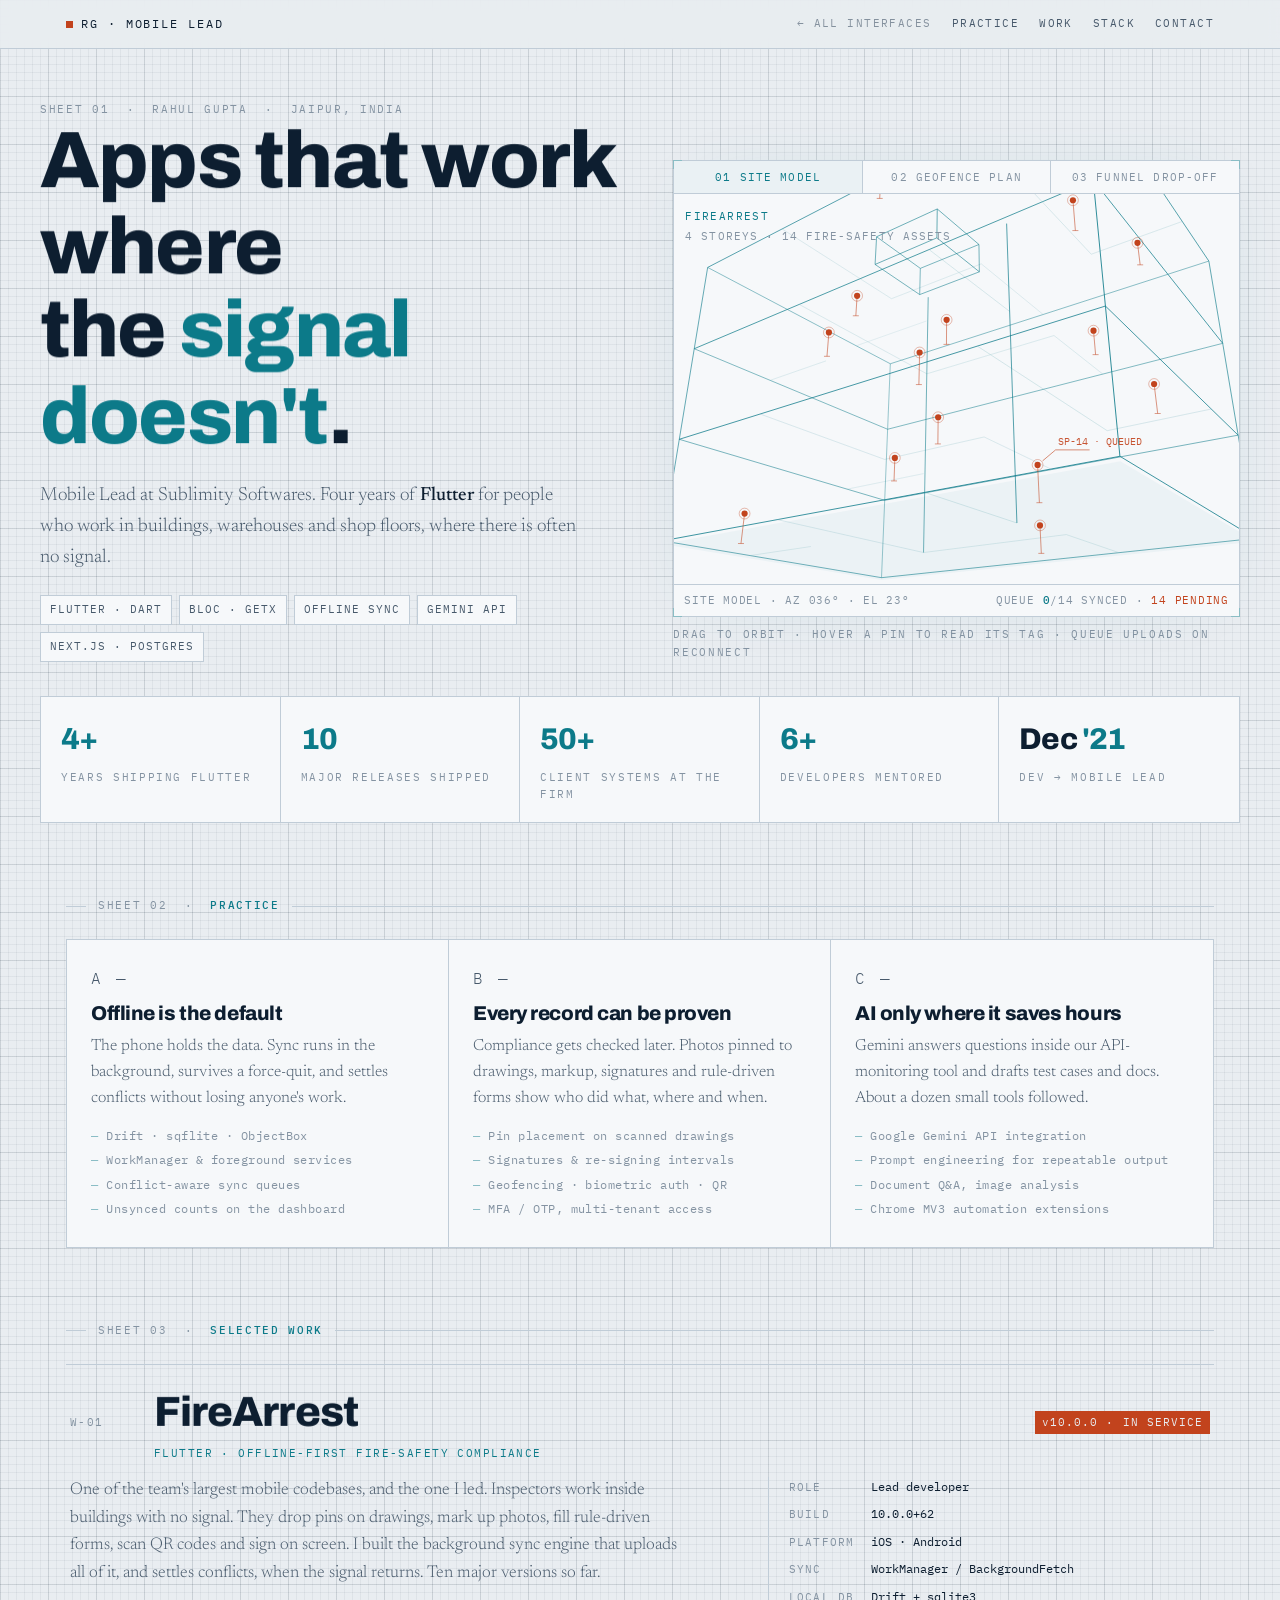
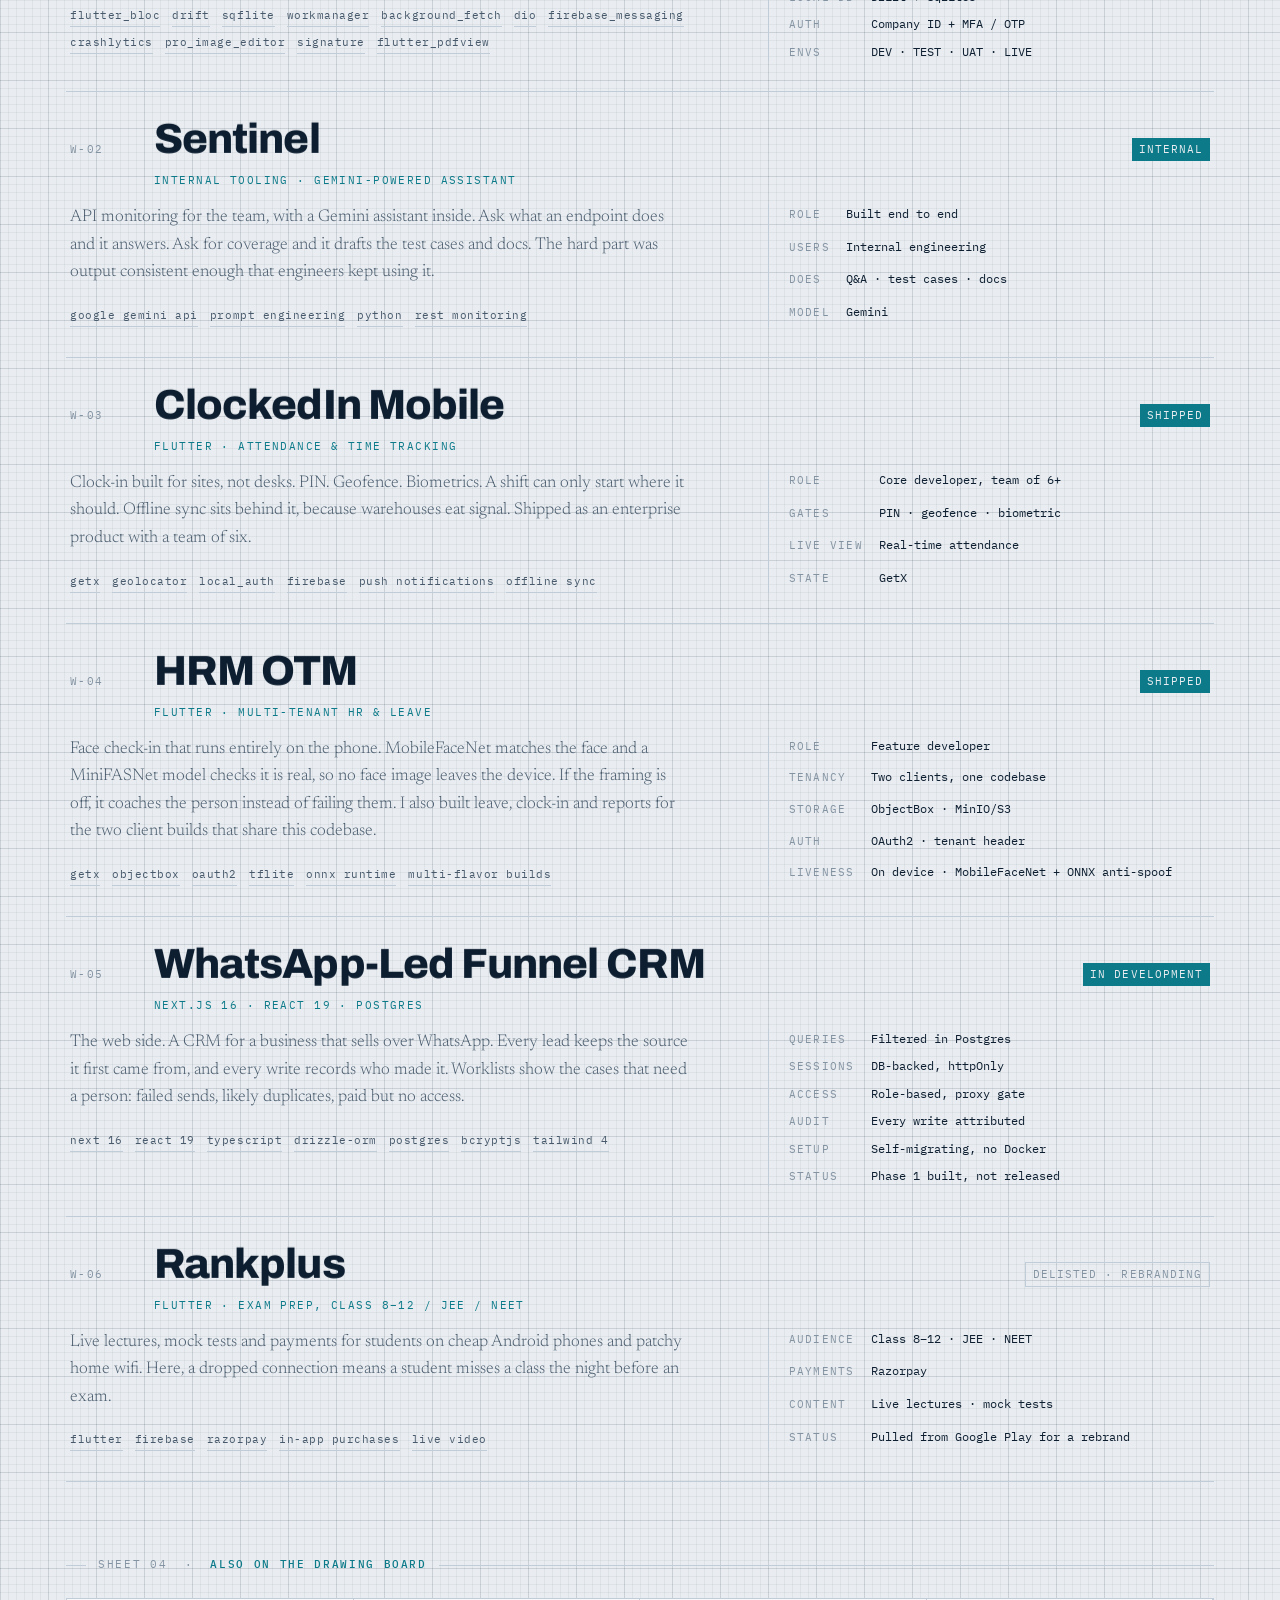
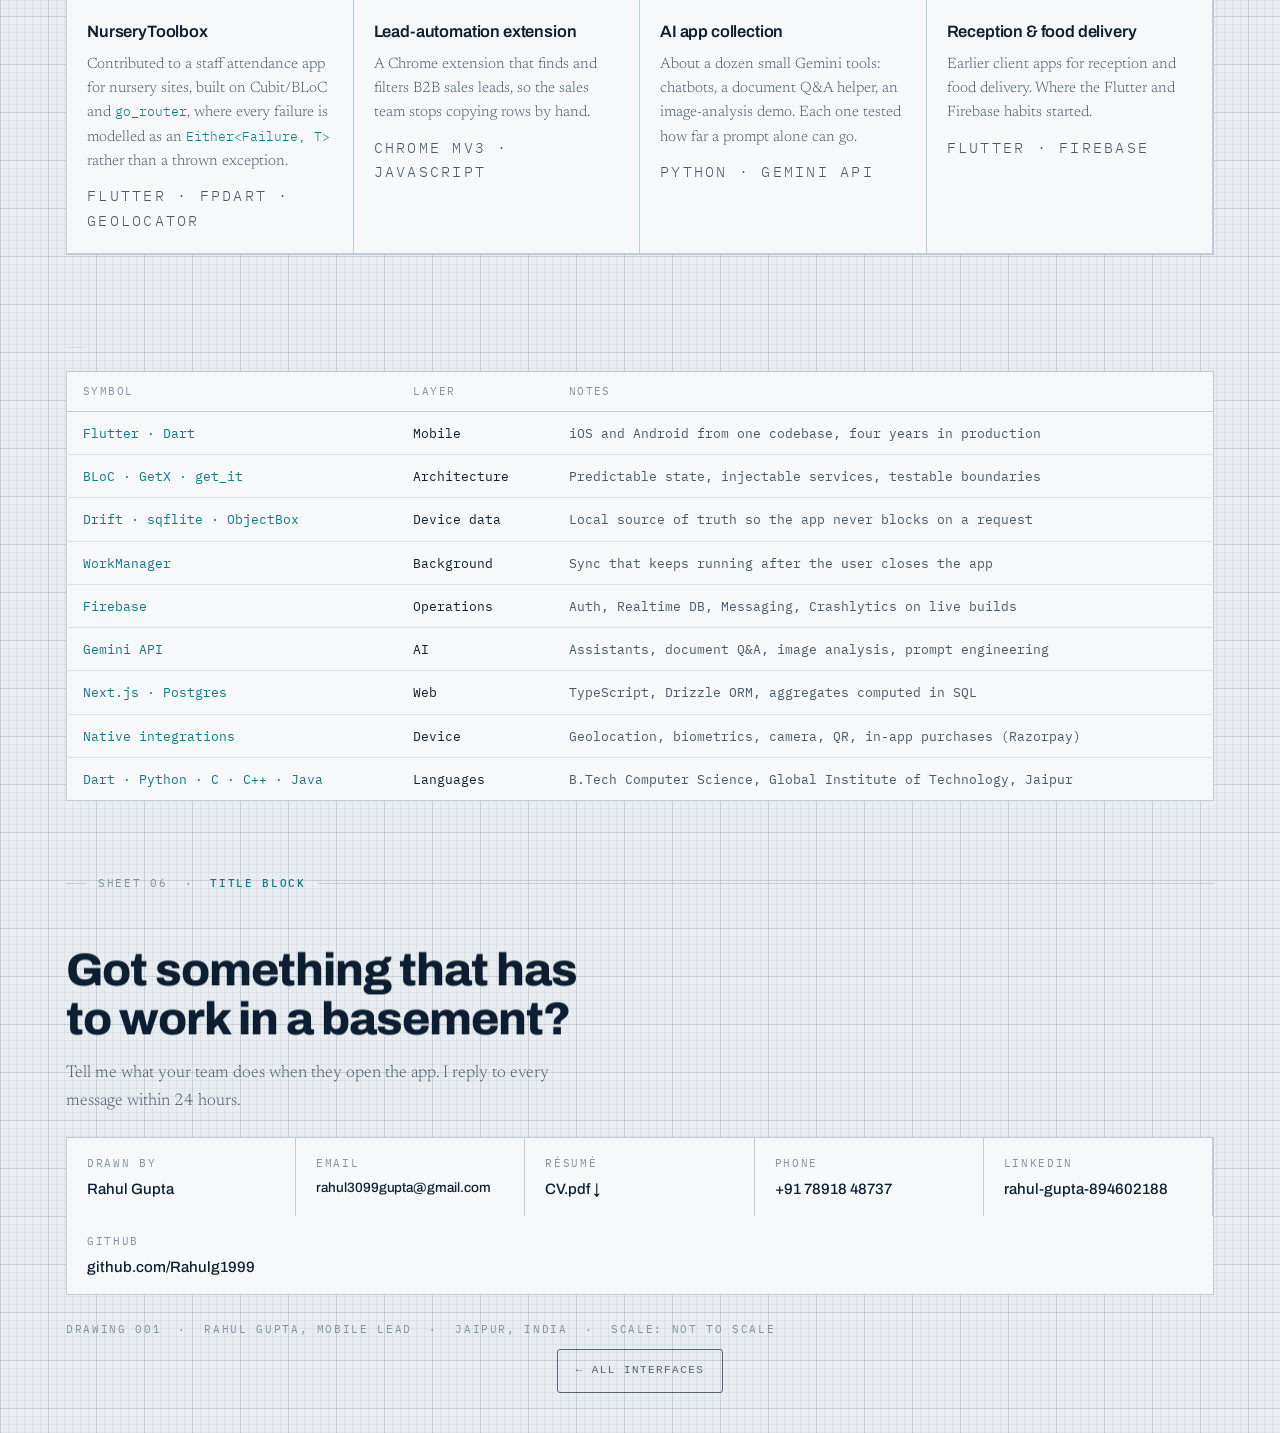
<file: drawing/index.html>
<!doctype html>
<html lang="en">
<head>
<meta charset="utf-8">
<meta name="viewport" content="width=device-width, initial-scale=1, viewport-fit=cover">
<title>Rahul Gupta</title>
<meta name="description" content="Drawing 001 — Rahul Gupta&#x27;s portfolio as a CAD sheet, with three live technical drawings.">
<meta name="author" content="Rahul Gupta">
<meta name="theme-color" content="#111013">
<meta property="og:type" content="website">
<meta property="og:title" content="Rahul Gupta">
<meta property="og:description" content="Drawing 001 — Rahul Gupta&#x27;s portfolio as a CAD sheet, with three live technical drawings.">
<link rel="icon" type="image/svg+xml" href="../assets/favicon-drawing001.svg">
<link rel="icon" type="image/png" sizes="180x180" href="../assets/icons/drawing001-180.png">
<link rel="apple-touch-icon" href="../assets/icons/drawing001-180.png">
<meta property="og:image" content="https://portfoliorahulgupta.netlify.app/assets/icons/drawing001-og.jpg">
<meta name="twitter:card" content="summary">
<style>:root{color-scheme:light dark}*{-webkit-tap-highlight-color:transparent}body{margin:0}img{max-width:100%}[hidden]{display:none!important}</style>
</head>
<body>
<script>document.documentElement.className += " js";</script>
<link rel="preconnect" href="https://fonts.googleapis.com">
<link rel="preconnect" href="https://fonts.gstatic.com" crossorigin>
<link rel="stylesheet" href="https://fonts.googleapis.com/css2?family=Archivo:wght@500;600;800&family=IBM+Plex+Mono:wght@400;500&family=Newsreader:opsz,wght@6..72,300;6..72,400;6..72,500&display=swap">
<style>
:root{
  --paper:#E9EDF1; --surface:#F6F8FA; --surface-2:#FFFFFF;
  --ink:#0D1E30; --ink-soft:#47596B; --ink-faint:#8493A2;
  --rule:#C0CCD7; --rule-soft:#DBE3EA;
  --cyan:#0C7A89; --cyan-dim:#8ABDC5; --ember:#C2431D;
  --grid:rgba(13,30,48,.05); --grid-major:rgba(13,30,48,.095);
  --glow:rgba(12,122,137,.16); --wash:rgba(12,122,137,.05);
  --display:"Archivo","Helvetica Neue",Arial,sans-serif;
  --body:"Newsreader",Georgia,"Times New Roman",serif;
  --mono:"IBM Plex Mono",ui-monospace,"SF Mono",Menlo,monospace;
  color-scheme:light;
}
@media (prefers-color-scheme:dark){
  :root:not([data-theme="light"]){
    --paper:#08131E; --surface:#0D1D2B; --surface-2:#102434;
    --ink:#DEE9F1; --ink-soft:#94A9BB; --ink-faint:#5E7387;
    --rule:#1B2F42; --rule-soft:#152738;
    --cyan:#54D3E1; --cyan-dim:#2B6E7B; --ember:#FF7A4D;
    --grid:rgba(84,211,225,.05); --grid-major:rgba(84,211,225,.095);
    --glow:rgba(84,211,225,.15); --wash:rgba(84,211,225,.045);
    color-scheme:dark;
  }
}
:root[data-theme="dark"]{
  --paper:#08131E; --surface:#0D1D2B; --surface-2:#102434;
  --ink:#DEE9F1; --ink-soft:#94A9BB; --ink-faint:#5E7387;
  --rule:#1B2F42; --rule-soft:#152738;
  --cyan:#54D3E1; --cyan-dim:#2B6E7B; --ember:#FF7A4D;
  --grid:rgba(84,211,225,.05); --grid-major:rgba(84,211,225,.095);
  --glow:rgba(84,211,225,.15); --wash:rgba(84,211,225,.045);
  color-scheme:dark;
}

*{box-sizing:border-box}
html{scroll-behavior:smooth;overflow-x:clip}
body{
  margin:0; background:var(--paper); color:var(--ink);
  font-family:var(--body); font-size:17px; line-height:1.62;
  background-image:
    linear-gradient(var(--grid) 1px,transparent 1px),
    linear-gradient(90deg,var(--grid) 1px,transparent 1px),
    linear-gradient(var(--grid-major) 1px,transparent 1px),
    linear-gradient(90deg,var(--grid-major) 1px,transparent 1px);
  background-size:8px 8px,8px 8px,48px 48px,48px 48px;
  -webkit-font-smoothing:antialiased; overflow-x:hidden;
}
.sheet{max-width:1200px;margin:0 auto;padding:0 26px}
h1,h2,h3{font-family:var(--display);font-weight:800;text-wrap:balance;margin:0;letter-spacing:-.022em;line-height:1.04}
p{margin:0}
a{color:inherit}
code{font-family:var(--mono);font-size:.88em;color:var(--cyan)}
/* selection reads as plotter ink, not the browser default blue */
::selection{background:var(--cyan);color:var(--paper);text-shadow:none}
::-moz-selection{background:var(--cyan);color:var(--paper);text-shadow:none}
:focus-visible{outline:2px solid var(--cyan);outline-offset:3px}
.anno{font-family:var(--mono);font-size:11px;letter-spacing:.15em;text-transform:uppercase;color:var(--ink-faint);margin:0}
.anno b{font-weight:500;color:var(--cyan)}

/* plotter progress bar under the masthead */
.progress{position:absolute;left:0;right:0;bottom:-1px;height:1px;background:transparent}
.progress i{display:block;height:1px;width:0;background:var(--cyan);box-shadow:0 0 6px var(--glow)}

/* load sequence: the sheet is drawn on */
@keyframes plot-in{from{opacity:0;transform:translateY(14px)}to{opacity:1;transform:none}}
@keyframes rule-draw{from{transform:scaleX(0)}to{transform:scaleX(1)}}
.load{animation:plot-in .85s cubic-bezier(.22,.68,.28,1) backwards}
.load-1{animation-delay:.05s}.load-2{animation-delay:.16s}.load-3{animation-delay:.27s}
.load-4{animation-delay:.38s}.load-5{animation-delay:.49s}
@media (prefers-reduced-motion:reduce){.load{animation:none}}

/* line-mask type reveal */
.ln{display:block;overflow:hidden;padding-bottom:.04em}
.ln>i{display:block;font-style:normal;will-change:transform}
.js .ln>i{transform:translateY(108%);transition:transform 1s cubic-bezier(.16,.84,.3,1)}
.js .ln.go>i,.js .in .ln>i{transform:none}
.js .ln:nth-child(2)>i{transition-delay:.09s}
.js .ln:nth-child(3)>i{transition-delay:.18s}
@media (prefers-reduced-motion:reduce){.js .ln>i{transform:none;transition:none}}

/* word stagger for sheet headings */
.wd{display:inline-block}
.js .wd{opacity:0;transform:translateY(.5em);transition:opacity .5s ease,transform .5s cubic-bezier(.2,.7,.3,1)}
.js .in .wd{opacity:1;transform:none}
@media (prefers-reduced-motion:reduce){.js .wd{opacity:1;transform:none;transition:none}}

/* reveal: rests visible, lifts on entry */
.rise{opacity:.55;transform:translateY(10px);transition:opacity .7s cubic-bezier(.2,.7,.3,1),transform .7s cubic-bezier(.2,.7,.3,1)}
.rise.in{opacity:1;transform:none}
@media (prefers-reduced-motion:reduce){.rise{opacity:1;transform:none;transition:none}html{scroll-behavior:auto}}

/* ============ plotter loader: the title block draws itself, then the sheet lifts ============ */
#plot{position:fixed;inset:0;z-index:100;background:var(--paper);display:grid;place-items:center;
  background-image:linear-gradient(var(--grid) 1px,transparent 1px),linear-gradient(90deg,var(--grid) 1px,transparent 1px);
  background-size:8px 8px,8px 8px;
  animation:sheetUp .75s cubic-bezier(.76,0,.24,1) 2s forwards}
#plot .block{width:min(420px,84vw);border:1px solid var(--rule);background:var(--surface);position:relative}
#plot .block::before,#plot .block::after{content:"";position:absolute;background:var(--cyan);transform-origin:left}
#plot .block::before{left:0;right:0;top:-1px;height:1px;animation:drawX 1s cubic-bezier(.4,0,.2,1) .1s backwards}
#plot .block::after{left:0;right:0;bottom:-1px;height:1px;animation:drawX 1s cubic-bezier(.4,0,.2,1) .35s backwards}
@keyframes drawX{from{transform:scaleX(0)}to{transform:scaleX(1)}}
@keyframes sheetUp{to{transform:translateY(-101%)}}
#plot .r{display:flex;justify-content:space-between;gap:14px;padding:12px 15px;border-bottom:1px solid var(--rule);
  font-family:var(--mono);font-size:10.5px;letter-spacing:.13em;text-transform:uppercase;color:var(--ink-faint);
  opacity:0;animation:ink .01s linear forwards}
#plot .r:last-child{border-bottom:0}
#plot .r:nth-child(1){animation-delay:.5s}#plot .r:nth-child(2){animation-delay:.8s}
#plot .r:nth-child(3){animation-delay:1.1s}#plot .r:nth-child(4){animation-delay:1.4s}
@keyframes ink{to{opacity:1}}
#plot .r b{color:var(--cyan);font-weight:500}
#plot .ttl{font-family:var(--display);font-weight:800;font-size:clamp(22px,4vw,34px);letter-spacing:-.03em;color:var(--ink);text-transform:none}
#plot .bar{position:absolute;left:0;bottom:0;height:2px;background:var(--cyan);width:0;animation:fill 1.95s cubic-bezier(.4,0,.2,1) forwards}
@keyframes fill{to{width:100%}}
html:not(.js) #plot{display:none}
@media (prefers-reduced-motion:reduce){#plot{display:none}}

/* the pointer is a surveyor crosshair reading off the sheet */
@media (hover:hover) and (pointer:fine){
  html.cur-on,html.cur-on *{cursor:none!important}
}
#xh{position:fixed;top:0;left:0;pointer-events:none;z-index:40;opacity:0;transition:opacity .3s ease;
  width:0;height:0}
html.cur-live #xh{opacity:1}
#xh i{position:absolute;background:var(--cyan);display:block}
#xh i.v{left:-.5px;top:-15px;width:1px;height:30px}
#xh i.h{top:-.5px;left:-15px;height:1px;width:30px}
#xh .box{position:absolute;left:-19px;top:-19px;width:38px;height:38px;border:1px solid var(--cyan-dim);
  transition:width .28s cubic-bezier(.2,.8,.3,1),height .28s cubic-bezier(.2,.8,.3,1),left .28s cubic-bezier(.2,.8,.3,1),top .28s cubic-bezier(.2,.8,.3,1),background .28s ease}
#xh.lock .box{left:-31px;top:-31px;width:62px;height:62px;background:var(--wash);border-color:var(--cyan)}
#xh .co{position:absolute;left:26px;top:14px;font-family:var(--mono);font-size:9.5px;letter-spacing:.1em;color:var(--cyan);white-space:nowrap;font-variant-numeric:tabular-nums}
@media (prefers-reduced-motion:reduce){
  #xh{display:none!important}
  html.cur-on,html.cur-on *{cursor:auto!important}
}

/* masthead */
.masthead{position:sticky;top:0;z-index:30;padding-top:env(safe-area-inset-top);border-bottom:1px solid var(--rule);background:color-mix(in srgb,var(--paper) 88%,transparent);backdrop-filter:blur(8px)}
.masthead .sheet{display:flex;align-items:center;justify-content:space-between;gap:16px;height:48px}
.mark{font-family:var(--mono);font-size:12px;letter-spacing:.16em;text-transform:uppercase;text-decoration:none;display:flex;align-items:center;gap:8px}
.mark i{width:7px;height:7px;background:var(--ember);display:inline-block;font-style:normal;animation:blip 2.6s ease-in-out infinite}
@keyframes blip{0%,100%{opacity:1}50%{opacity:.25}}
@media (prefers-reduced-motion:reduce){.mark i{animation:none}}
.masthead nav{display:flex;gap:20px}
.masthead nav a{font-family:var(--mono);font-size:11px;letter-spacing:.13em;text-transform:uppercase;color:var(--ink-soft);text-decoration:none;position:relative}
.masthead nav a::after{content:"";position:absolute;left:0;right:100%;bottom:-4px;height:1px;background:var(--cyan);transition:right .35s ease}
.masthead nav a:hover::after{right:0}
@media (max-width:700px){.masthead nav a:nth-child(-n+2){display:none}}

/* hero */
.hero{padding:52px 0 0}
.hero-grid{display:grid;grid-template-columns:minmax(0,1.04fr) minmax(0,1fr);gap:44px;align-items:end}
@media (max-width:900px){.hero-grid{grid-template-columns:1fr;gap:32px}}
.hero h1{font-size:clamp(42px,7vw,80px)}
.hero h1 em{font-style:normal;color:var(--cyan)}
.lede{font-size:19px;font-weight:300;color:var(--ink-soft);max-width:54ch;margin-top:20px}
.lede strong{color:var(--ink);font-weight:500}
.hero-meta{display:flex;flex-wrap:wrap;gap:7px;margin-top:22px}
.chip{font-family:var(--mono);font-size:11px;letter-spacing:.09em;text-transform:uppercase;color:var(--ink-soft);border:1px solid var(--rule);padding:5px 9px;background:var(--surface);transition:color .3s ease,border-color .3s ease,transform .3s cubic-bezier(.2,.7,.3,1)}
.chip:hover{color:var(--cyan);border-color:var(--cyan-dim);transform:translateY(-2px)}
.tag{transition:color .25s ease,border-color .25s ease}
.tag:hover{color:var(--cyan);border-color:var(--cyan-dim)}

/* viewport */
.viewport{position:relative;border:1px solid var(--rule);background:var(--surface);box-shadow:0 0 70px -34px var(--glow)}
.viewport canvas{display:block;width:100%;height:390px;touch-action:pan-y;cursor:crosshair}
@media (max-width:900px){.viewport canvas{height:300px}}
.vp-tabs{display:flex;gap:0;border-bottom:1px solid var(--rule)}
.vt{flex:1;background:none;border:0;border-right:1px solid var(--rule);color:var(--ink-faint);font-family:var(--mono);font-size:10.5px;letter-spacing:.11em;text-transform:uppercase;padding:9px 6px;cursor:pointer;transition:color .25s ease,background .25s ease}
.vt:last-child{border-right:0}
.vt:hover{color:var(--ink)}
.vt.on{color:var(--cyan);background:var(--wash)}
.vp-label{position:absolute;top:47px;left:11px;z-index:2;pointer-events:none;font-family:var(--mono);font-size:10.5px;letter-spacing:.13em;text-transform:uppercase;color:var(--cyan);margin:0}
.vp-label span{display:block;color:var(--ink-faint);margin-top:3px;letter-spacing:.1em}
.vp-corner{position:absolute;width:9px;height:9px;border:1px solid var(--cyan-dim);pointer-events:none}
.vp-corner.tl{top:-1px;left:-1px;border-right:0;border-bottom:0}
.vp-corner.tr{top:-1px;right:-1px;border-left:0;border-bottom:0}
.vp-corner.bl{bottom:-1px;left:-1px;border-right:0;border-top:0}
.vp-corner.br{bottom:-1px;right:-1px;border-left:0;border-top:0}
.vp-bar{display:flex;justify-content:space-between;align-items:center;gap:10px;border-top:1px solid var(--rule);padding:7px 10px;flex-wrap:wrap}
.readout{font-family:var(--mono);font-size:11px;letter-spacing:.07em;color:var(--ink-faint);font-variant-numeric:tabular-nums}
.readout b{color:var(--cyan);font-weight:500}
.readout .warn{color:var(--ember)}

/* dimension divider */
.dim{display:flex;align-items:center;gap:12px;margin:74px 0 24px}
.dim::before{content:"";height:1px;background:var(--rule);flex:0 0 20px}
.dim::after{content:"";height:1px;background:var(--rule);flex:1;transform-origin:left;transform:scaleX(0);transition:transform 1.1s cubic-bezier(.2,.7,.3,1) .1s}
.dim.in::after{transform:scaleX(1)}
@media (prefers-reduced-motion:reduce){.dim::after{transform:none;transition:none}}
.dim .anno{white-space:nowrap}

/* stats strip */
.stats{display:grid;grid-template-columns:repeat(auto-fit,minmax(160px,1fr));border:1px solid var(--rule);background:var(--surface);margin-top:34px}
.stat{padding:18px 20px;border-right:1px solid var(--rule)}
.stat:last-child{border-right:0}
@media (max-width:760px){.stat{border-right:0;border-bottom:1px solid var(--rule)}.stat:last-child{border-bottom:0}}
.stat{transition:background .35s ease}
.stat:hover{background:var(--wash)}
.stat .n{font-family:var(--display);font-weight:800;font-size:30px;letter-spacing:-.03em;font-variant-numeric:tabular-nums}
.stat .n span{color:var(--cyan)}
.stat .anno{margin-top:5px}

/* practice */
.caps{display:grid;grid-template-columns:repeat(auto-fit,minmax(285px,1fr));border:1px solid var(--rule);background:var(--surface)}
.cap{padding:26px 24px 28px;border-right:1px solid var(--rule);position:relative;overflow:hidden}
.cap:last-child{border-right:0}
@media (max-width:900px){.cap{border-right:0;border-bottom:1px solid var(--rule)}.cap:last-child{border-bottom:0}}
.cap::before{content:"";position:absolute;inset:0;background:repeating-linear-gradient(45deg,var(--wash) 0 1px,transparent 1px 7px);opacity:0;transition:opacity .45s ease;pointer-events:none}
.cap:hover::before{opacity:1}
.cap h3{font-size:20px;margin:11px 0 10px}
.cap p{font-size:16px;font-weight:300;color:var(--ink-soft)}
.cap ul{margin:15px 0 0;padding:0;list-style:none;display:flex;flex-direction:column;gap:6px}
.cap li{font-family:var(--mono);font-size:11.5px;letter-spacing:.04em;color:var(--ink-faint);display:flex;gap:8px}
.cap li::before{content:"—";color:var(--cyan-dim)}

/* project rows */
.work{border-top:1px solid var(--rule)}
.proj{border-bottom:1px solid var(--rule);position:relative}
.proj::after{content:"";position:absolute;left:0;bottom:-1px;height:1px;width:100%;background:var(--cyan);transform:scaleX(0);transform-origin:left;transition:transform .55s cubic-bezier(.2,.7,.3,1)}
.proj:hover::after{transform:scaleX(1)}
.proj:hover .proj-idx{color:var(--ember)}
.proj-idx{transition:color .3s ease}
@media (prefers-reduced-motion:reduce){.proj::after{display:none}.proj-head{transition:none}}
.proj-head{display:grid;grid-template-columns:64px minmax(0,1fr) auto;gap:20px;align-items:baseline;padding:26px 4px 8px;transition:padding-left .4s cubic-bezier(.2,.7,.3,1)}
.proj:hover .proj-head{padding-left:14px}
.proj-idx{font-family:var(--mono);font-size:11px;letter-spacing:.12em;color:var(--ink-faint);padding-top:6px}
.proj h2{font-size:clamp(27px,4vw,42px)}
.proj:hover h2{color:var(--cyan)}
.proj h2{transition:color .3s ease}
.proj .role{font-family:var(--mono);font-size:11px;letter-spacing:.13em;text-transform:uppercase;color:var(--cyan);margin-top:9px}
.rev{font-family:var(--mono);font-size:10.5px;letter-spacing:.1em;color:var(--paper);background:var(--cyan);padding:3px 7px;white-space:nowrap}
.rev.live{background:var(--ember)}
.rev.quiet{background:transparent;color:var(--ink-faint);border:1px solid var(--rule)}
.proj-body{display:grid;grid-template-columns:minmax(0,1.5fr) minmax(0,1fr);gap:34px;padding:6px 4px 30px}
@media (max-width:860px){.proj-head{grid-template-columns:44px 1fr;gap:12px}.proj-head .rev{grid-column:2}.proj-body{grid-template-columns:1fr;gap:20px;padding-left:0}}
.proj-body p{font-weight:300;color:var(--ink-soft);max-width:62ch}
.spec{margin:0;display:grid;grid-template-columns:auto 1fr;gap:8px 16px;align-items:baseline;border-left:1px solid var(--rule);padding-left:20px}
@media (max-width:860px){.spec{border-left:0;padding-left:0;border-top:1px solid var(--rule-soft);padding-top:16px}}
.spec dt{font-family:var(--mono);font-size:10.5px;letter-spacing:.12em;text-transform:uppercase;color:var(--ink-faint);white-space:nowrap}
.spec dd{margin:0;font-family:var(--mono);font-size:12px;color:var(--ink);font-variant-numeric:tabular-nums}
.tags{display:flex;flex-wrap:wrap;gap:5px 12px;margin-top:18px}
.tag{font-family:var(--mono);font-size:10.5px;letter-spacing:.05em;color:var(--ink-soft);border-bottom:1px solid var(--rule);padding:2px 0}

/* minor works */
.minor{display:grid;grid-template-columns:repeat(auto-fit,minmax(240px,1fr));border:1px solid var(--rule);background:var(--surface)}
.mw{padding:20px;border-right:1px solid var(--rule);border-bottom:1px solid var(--rule)}
@media (max-width:900px){.mw{border-right:0}}
.mw{transition:background .35s ease}
.mw:hover{background:var(--wash)}
.mw h4{font-family:var(--display);font-weight:600;font-size:16.5px;margin:0 0 7px;letter-spacing:-.01em}
.mw p{font-size:15px;font-weight:300;color:var(--ink-soft)}
.mw .anno{margin-top:10px}

/* legend */
.legend{width:100%;border-collapse:collapse;border:1px solid var(--rule);background:var(--surface);font-family:var(--mono);font-size:12.5px}
.legend th,.legend td{text-align:left;padding:11px 16px;border-bottom:1px solid var(--rule-soft)}
.legend th{font-size:10.5px;letter-spacing:.14em;text-transform:uppercase;color:var(--ink-faint);font-weight:400;border-bottom:1px solid var(--rule)}
.legend tr:last-child td{border-bottom:0}
.legend tbody tr{transition:background .3s ease,opacity .5s ease,transform .5s cubic-bezier(.2,.7,.3,1)}
.legend tbody tr:hover{background:var(--wash)}
.legend-wrap.rise tbody tr{opacity:.5;transform:translateY(6px)}
.legend-wrap.rise.in tbody tr{opacity:1;transform:none}
.legend-wrap.rise.in tbody tr:nth-child(1){transition-delay:.02s}
.legend-wrap.rise.in tbody tr:nth-child(2){transition-delay:.07s}
.legend-wrap.rise.in tbody tr:nth-child(3){transition-delay:.12s}
.legend-wrap.rise.in tbody tr:nth-child(4){transition-delay:.17s}
.legend-wrap.rise.in tbody tr:nth-child(5){transition-delay:.22s}
.legend-wrap.rise.in tbody tr:nth-child(6){transition-delay:.27s}
.legend-wrap.rise.in tbody tr:nth-child(7){transition-delay:.32s}
.legend-wrap.rise.in tbody tr:nth-child(8){transition-delay:.37s}
.legend-wrap.rise.in tbody tr:nth-child(9){transition-delay:.42s}
@media (prefers-reduced-motion:reduce){.legend-wrap.rise tbody tr{opacity:1;transform:none;transition:none}}
.legend td:first-child{color:var(--cyan);white-space:nowrap}
.legend td:last-child{color:var(--ink-soft)}
.legend-wrap{overflow-x:auto}
@media (max-width:640px){.legend{font-size:11.5px}.legend th,.legend td{padding:9px 11px}}

/* title block */
.contact-head{padding:30px 0 22px}
.contact-head h2{font-size:clamp(29px,4.4vw,46px)}
.contact-head p{margin-top:14px;font-weight:300;color:var(--ink-soft);max-width:52ch}
.titleblock{border:1px solid var(--rule);background:var(--surface);display:grid;grid-template-columns:repeat(auto-fit,minmax(200px,1fr));margin-bottom:26px}
.tb-cell{padding:17px 20px;border-right:1px solid var(--rule)}
.tb-cell:last-child{border-right:0}
@media (max-width:760px){.tb-cell{border-right:0;border-bottom:1px solid var(--rule)}.tb-cell:last-child{border-bottom:0}}
.tb-cell .anno{display:block;margin-bottom:6px}
.tb-cell a,.tb-val{font-family:var(--display);font-weight:500;font-size:15px;text-decoration:none;overflow-wrap:break-word;hyphens:none;line-height:1.35;display:block}
.tb-cell a[href^="mailto"]{font-size:13.5px;letter-spacing:-.005em}
.tb-cell{transition:background .35s ease}
.tb-cell:hover{background:var(--wash)}
.tb-cell a:hover{color:var(--cyan)}
footer{padding:0 0 40px}
</style>

<div id="plot">
  <div class="block">
    <div class="r"><span class="ttl">Rahul Gupta</span><span>Rev 10.0</span></div>
    <div class="r"><span>Drawing</span><b>001 · Field-grade software</b></div>
    <div class="r"><span>Sheets</span><b>06</b></div>
    <div class="r"><span>Status</span><b>Plotting…</b></div>
    <span class="bar"></span>
  </div>
</div>

<div id="xh" aria-hidden="true"><i class="v"></i><i class="h"></i><span class="box"></span><span class="co"></span></div>

<header class="masthead">
  <div class="sheet">
    <a class="mark" href="#top"><i></i>RG · Mobile Lead</a>
    <nav>
      <a class="rg-top" href="../">&larr; All interfaces</a>
      <a href="#practice">Practice</a>
      <a href="#work">Work</a>
      <a href="#stack">Stack</a>
      <a href="#contact">Contact</a>
    </nav>
    <div class="progress"><i id="prog"></i></div>
  </div>
</header>

<main id="top">
<section class="sheet hero">
  <div class="hero-grid">
    <div>
      <p class="anno load load-1">Sheet 01 &nbsp;·&nbsp; Rahul Gupta &nbsp;·&nbsp; Jaipur, India</p>
      <h1><span class="ln"><i>Apps that work</i></span><span class="ln"><i>where the <em>signal</em></i></span><span class="ln"><i><em>doesn't</em>.</i></span></h1>
      <p class="lede load load-3">Mobile Lead at Sublimity Softwares. Four years of <strong>Flutter</strong> for people who work in buildings, warehouses and shop floors, where there is often no signal.</p>
      <div class="hero-meta load load-4">
        <span class="chip">Flutter · Dart</span>
        <span class="chip">BLoC · GetX</span>
        <span class="chip">Offline sync</span>
        <span class="chip">Gemini API</span>
        <span class="chip">Next.js · Postgres</span>
      </div>
    </div>

    <div>
      <div class="viewport load load-3">
        <span class="vp-corner tl"></span><span class="vp-corner tr"></span>
        <span class="vp-corner bl"></span><span class="vp-corner br"></span>
        <div class="vp-tabs" role="group" aria-label="Choose a drawing">
          <button class="vt on" type="button" data-mode="0">01 Site model</button>
          <button class="vt" type="button" data-mode="1">02 Geofence plan</button>
          <button class="vt" type="button" data-mode="2">03 Funnel drop-off</button>
        </div>
        <p class="vp-label" id="vp-cap">FireArrest <span>4 storeys · 14 fire-safety assets</span></p>
        <canvas id="cad" aria-label="Interactive wireframe of a four-storey site model. Inspection pins upload from unsynced to synced; moving the pointer reveals each pin's asset tag."></canvas>
        <div class="vp-bar">
          <span class="readout">SITE MODEL · <span id="ro-az">AZ 000°</span> · <span id="ro-el">EL 00°</span></span>
          <span class="readout" id="ro-sync">QUEUE <b>0</b>/14 SYNCED</span>
        </div>
      </div>
      <p class="anno load load-5" style="margin-top:9px">Drag to orbit · hover a pin to read its tag · queue uploads on reconnect</p>
    </div>
  </div>

  <div class="stats rise">
    <div class="stat"><p class="n"><span class="cnt" data-to="4">4</span><span>+</span></p><p class="anno">Years shipping Flutter</p></div>
    <div class="stat"><p class="n"><span class="cnt" data-to="10">10</span></p><p class="anno">Major releases shipped</p></div>
    <div class="stat"><p class="n"><span class="cnt" data-to="50">50</span><span>+</span></p><p class="anno">Client systems at the firm</p></div>
    <div class="stat"><p class="n"><span class="cnt" data-to="6">6</span><span>+</span></p><p class="anno">Developers mentored</p></div>
    <div class="stat"><p class="n">Dec<span> '21</span></p><p class="anno">Dev → Mobile Lead</p></div>
  </div>
</section>

<section class="sheet" id="practice">
  <div class="dim rise"><p class="anno">Sheet 02 &nbsp;·&nbsp; <b>Practice</b></p></div>
  <div class="caps rise">
    <article class="cap">
      <p class="anno">A —</p>
      <h3>Offline is the default</h3>
      <p>The phone holds the data. Sync runs in the background, survives a force-quit, and settles conflicts without losing anyone's work.</p>
      <ul>
        <li>Drift · sqflite · ObjectBox</li>
        <li>WorkManager &amp; foreground services</li>
        <li>Conflict-aware sync queues</li>
        <li>Unsynced counts on the dashboard</li>
      </ul>
    </article>
    <article class="cap">
      <p class="anno">B —</p>
      <h3>Every record can be proven</h3>
      <p>Compliance gets checked later. Photos pinned to drawings, markup, signatures and rule-driven forms show who did what, where and when.</p>
      <ul>
        <li>Pin placement on scanned drawings</li>
        <li>Signatures &amp; re-signing intervals</li>
        <li>Geofencing · biometric auth · QR</li>
        <li>MFA / OTP, multi-tenant access</li>
      </ul>
    </article>
    <article class="cap">
      <p class="anno">C —</p>
      <h3>AI only where it saves hours</h3>
      <p>Gemini answers questions inside our API-monitoring tool and drafts test cases and docs. About a dozen small tools followed.</p>
      <ul>
        <li>Google Gemini API integration</li>
        <li>Prompt engineering for repeatable output</li>
        <li>Document Q&amp;A, image analysis</li>
        <li>Chrome MV3 automation extensions</li>
      </ul>
    </article>
  </div>
</section>

<section class="sheet" id="work">
  <div class="dim rise"><p class="anno">Sheet 03 &nbsp;·&nbsp; <b>Selected work</b></p></div>
  <div class="work">

    <article class="proj rise">
      <div class="proj-head">
        <span class="proj-idx">W-01</span>
        <div>
          <h2><span class="ln"><i>FireArrest</i></span></h2>
          <p class="role">Flutter · Offline-first fire-safety compliance</p>
        </div>
        <span class="rev live">v10.0.0 · IN SERVICE</span>
      </div>
      <div class="proj-body">
        <div>
          <p>One of the team's largest mobile codebases, and the one I led. Inspectors work inside buildings with no signal. They drop pins on drawings, mark up photos, fill rule-driven forms, scan QR codes and sign on screen. I built the background sync engine that uploads all of it, and settles conflicts, when the signal returns. Ten major versions so far.</p>
          <div class="tags">
            <span class="tag">flutter_bloc</span><span class="tag">drift</span><span class="tag">sqflite</span><span class="tag">workmanager</span><span class="tag">background_fetch</span><span class="tag">dio</span><span class="tag">firebase_messaging</span><span class="tag">crashlytics</span><span class="tag">pro_image_editor</span><span class="tag">signature</span><span class="tag">flutter_pdfview</span>
          </div>
        </div>
        <dl class="spec">
          <dt>Role</dt><dd>Lead developer</dd>
          <dt>Build</dt><dd>10.0.0+62</dd>
          <dt>Platform</dt><dd>iOS · Android</dd>
          <dt>Sync</dt><dd>WorkManager / BackgroundFetch</dd>
          <dt>Local DB</dt><dd>Drift + sqlite3</dd>
          <dt>Auth</dt><dd>Company ID + MFA / OTP</dd>
          <dt>Envs</dt><dd>DEV · TEST · UAT · LIVE</dd>
        </dl>
      </div>
    </article>

    <article class="proj rise">
      <div class="proj-head">
        <span class="proj-idx">W-02</span>
        <div>
          <h2><span class="ln"><i>Sentinel</i></span></h2>
          <p class="role">Internal tooling · Gemini-powered assistant</p>
        </div>
        <span class="rev">INTERNAL</span>
      </div>
      <div class="proj-body">
        <div>
          <p>API monitoring for the team, with a Gemini assistant inside. Ask what an endpoint does and it answers. Ask for coverage and it drafts the test cases and docs. The hard part was output consistent enough that engineers kept using it.</p>
          <div class="tags">
            <span class="tag">google gemini api</span><span class="tag">prompt engineering</span><span class="tag">python</span><span class="tag">rest monitoring</span>
          </div>
        </div>
        <dl class="spec">
          <dt>Role</dt><dd>Built end to end</dd>
          <dt>Users</dt><dd>Internal engineering</dd>
          <dt>Does</dt><dd>Q&amp;A · test cases · docs</dd>
          <dt>Model</dt><dd>Gemini</dd>
        </dl>
      </div>
    </article>

    <article class="proj rise">
      <div class="proj-head">
        <span class="proj-idx">W-03</span>
        <div>
          <h2><span class="ln"><i>ClockedIn Mobile</i></span></h2>
          <p class="role">Flutter · Attendance &amp; time tracking</p>
        </div>
        <span class="rev">SHIPPED</span>
      </div>
      <div class="proj-body">
        <div>
          <p>Clock-in built for sites, not desks. PIN. Geofence. Biometrics. A shift can only start where it should. Offline sync sits behind it, because warehouses eat signal. Shipped as an enterprise product with a team of six.</p>
          <div class="tags">
            <span class="tag">getx</span><span class="tag">geolocator</span><span class="tag">local_auth</span><span class="tag">firebase</span><span class="tag">push notifications</span><span class="tag">offline sync</span>
          </div>
        </div>
        <dl class="spec">
          <dt>Role</dt><dd>Core developer, team of 6+</dd>
          <dt>Gates</dt><dd>PIN · geofence · biometric</dd>
          <dt>Live view</dt><dd>Real-time attendance</dd>
          <dt>State</dt><dd>GetX</dd>
        </dl>
      </div>
    </article>

    <article class="proj rise">
      <div class="proj-head">
        <span class="proj-idx">W-04</span>
        <div>
          <h2><span class="ln"><i>HRM OTM</i></span></h2>
          <p class="role">Flutter · Multi-tenant HR &amp; leave</p>
        </div>
        <span class="rev">SHIPPED</span>
      </div>
      <div class="proj-body">
        <div>
          <p>Face check-in that runs entirely on the phone. MobileFaceNet matches the face and a MiniFASNet model checks it is real, so no face image leaves the device. If the framing is off, it coaches the person instead of failing them. I also built leave, clock-in and reports for the two client builds that share this codebase.</p>
          <div class="tags">
            <span class="tag">getx</span><span class="tag">objectbox</span><span class="tag">oauth2</span><span class="tag">tflite</span><span class="tag">onnx runtime</span><span class="tag">multi-flavor builds</span>
          </div>
        </div>
        <dl class="spec">
          <dt>Role</dt><dd>Feature developer</dd>
          <dt>Tenancy</dt><dd>Two clients, one codebase</dd>
          <dt>Storage</dt><dd>ObjectBox · MinIO/S3</dd>
          <dt>Auth</dt><dd>OAuth2 · tenant header</dd>
          <dt>Liveness</dt><dd>On device · MobileFaceNet + ONNX anti-spoof</dd>
        </dl>
      </div>
    </article>

    <article class="proj rise">
      <div class="proj-head">
        <span class="proj-idx">W-05</span>
        <div>
          <h2><span class="ln"><i>WhatsApp-Led Funnel CRM</i></span></h2>
          <p class="role">Next.js 16 · React 19 · Postgres</p>
        </div>
        <span class="rev">IN DEVELOPMENT</span>
      </div>
      <div class="proj-body">
        <div>
          <p>The web side. A CRM for a business that sells over WhatsApp. Every lead keeps the source it first came from, and every write records who made it. Worklists show the cases that need a person: failed sends, likely duplicates, paid but no access.</p>
          <div class="tags">
            <span class="tag">next 16</span><span class="tag">react 19</span><span class="tag">typescript</span><span class="tag">drizzle-orm</span><span class="tag">postgres</span><span class="tag">bcryptjs</span><span class="tag">tailwind 4</span>
          </div>
        </div>
        <dl class="spec">
          <dt>Queries</dt><dd>Filtered in Postgres</dd>
          <dt>Sessions</dt><dd>DB-backed, httpOnly</dd>
          <dt>Access</dt><dd>Role-based, proxy gate</dd>
          <dt>Audit</dt><dd>Every write attributed</dd>
          <dt>Setup</dt><dd>Self-migrating, no Docker</dd>
          <dt>Status</dt><dd>Phase 1 built, not released</dd>
        </dl>
      </div>
    </article>

    <article class="proj rise">
      <div class="proj-head">
        <span class="proj-idx">W-06</span>
        <div>
          <h2><span class="ln"><i>Rankplus</i></span></h2>
          <p class="role">Flutter · Exam prep, Class 8–12 / JEE / NEET</p>
        </div>
        <span class="rev quiet">DELISTED · REBRANDING</span>
      </div>
      <div class="proj-body">
        <div>
          <p>Live lectures, mock tests and payments for students on cheap Android phones and patchy home wifi. Here, a dropped connection means a student misses a class the night before an exam.</p>
          <div class="tags">
            <span class="tag">flutter</span><span class="tag">firebase</span><span class="tag">razorpay</span><span class="tag">in-app purchases</span><span class="tag">live video</span>
          </div>
        </div>
        <dl class="spec">
          <dt>Audience</dt><dd>Class 8–12 · JEE · NEET</dd>
          <dt>Payments</dt><dd>Razorpay</dd>
          <dt>Content</dt><dd>Live lectures · mock tests</dd>
          <dt>Status</dt><dd>Pulled from Google Play for a rebrand</dd>
        </dl>
      </div>
    </article>

  </div>
</section>

<section class="sheet">
  <div class="dim rise"><p class="anno">Sheet 04 &nbsp;·&nbsp; <b>Also on the drawing board</b></p></div>
  <div class="minor rise">
    <div class="mw">
      <h4>NurseryToolbox</h4>
      <p>Contributed to a staff attendance app for nursery sites, built on Cubit/BLoC and <code>go_router</code>, where every failure is modelled as an <code>Either&lt;Failure, T&gt;</code> rather than a thrown exception.</p>
      <p class="anno">Flutter · fpdart · geolocator</p>
    </div>
    <div class="mw">
      <h4>Lead-automation extension</h4>
      <p>A Chrome extension that finds and filters B2B sales leads, so the sales team stops copying rows by hand.</p>
      <p class="anno">Chrome MV3 · JavaScript</p>
    </div>
    <div class="mw">
      <h4>AI app collection</h4>
      <p>About a dozen small Gemini tools: chatbots, a document Q&amp;A helper, an image-analysis demo. Each one tested how far a prompt alone can go.</p>
      <p class="anno">Python · Gemini API</p>
    </div>
    <div class="mw">
      <h4>Reception &amp; food delivery</h4>
      <p>Earlier client apps for reception and food delivery. Where the Flutter and Firebase habits started.</p>
      <p class="anno">Flutter · Firebase</p>
    </div>
  </div>
</section>

<section class="sheet" id="stack">
  <div class="dim rise"><p class="anno">Sheet 05 &nbsp;·&nbsp; <b>Legend</b></p></div>
  <div class="legend-wrap rise">
  <table class="legend">
    <thead><tr><th scope="col">Symbol</th><th scope="col">Layer</th><th scope="col">Notes</th></tr></thead>
    <tbody>
      <tr><td>Flutter · Dart</td><td>Mobile</td><td>iOS and Android from one codebase, four years in production</td></tr>
      <tr><td>BLoC · GetX · get_it</td><td>Architecture</td><td>Predictable state, injectable services, testable boundaries</td></tr>
      <tr><td>Drift · sqflite · ObjectBox</td><td>Device data</td><td>Local source of truth so the app never blocks on a request</td></tr>
      <tr><td>WorkManager</td><td>Background</td><td>Sync that keeps running after the user closes the app</td></tr>
      <tr><td>Firebase</td><td>Operations</td><td>Auth, Realtime DB, Messaging, Crashlytics on live builds</td></tr>
      <tr><td>Gemini API</td><td>AI</td><td>Assistants, document Q&amp;A, image analysis, prompt engineering</td></tr>
      <tr><td>Next.js · Postgres</td><td>Web</td><td>TypeScript, Drizzle ORM, aggregates computed in SQL</td></tr>
      <tr><td>Native integrations</td><td>Device</td><td>Geolocation, biometrics, camera, QR, in-app purchases (Razorpay)</td></tr>
      <tr><td>Dart · Python · C · C++ · Java</td><td>Languages</td><td>B.Tech Computer Science, Global Institute of Technology, Jaipur</td></tr>
    </tbody>
  </table>
  </div>
</section>

<section class="sheet" id="contact">
  <div class="dim rise"><p class="anno">Sheet 06 &nbsp;·&nbsp; <b>Title block</b></p></div>
  <div class="contact-head rise">
    <h2><span class="ln"><i>Got something that has</i></span><span class="ln"><i>to work in a basement?</i></span></h2>
    <p>Tell me what your team does when they open the app. I reply to every message within 24 hours.</p>
  </div>
  <div class="titleblock rise">
    <div class="tb-cell"><span class="anno">Drawn by</span><span class="tb-val">Rahul Gupta</span></div>
    <div class="tb-cell"><span class="anno">Email</span><a href="mailto:rahul3099gupta@gmail.com">rahul3099gupta@gmail.com</a></div>
    <div class="tb-cell"><span class="anno">Résumé</span><a href="../assets/Rahul-Gupta-CV.pdf" download>CV.pdf ↓</a></div>
    <div class="tb-cell"><span class="anno">Phone</span><a href="tel:+917891848737">+91 78918 48737</a></div>
    <div class="tb-cell"><span class="anno">LinkedIn</span><a href="https://linkedin.com/in/rahul-gupta-894602188" target="_blank" rel="noopener noreferrer">rahul-gupta-894602188</a></div>
    <div class="tb-cell"><span class="anno">GitHub</span><a href="https://github.com/Rahulg1999" target="_blank" rel="noopener noreferrer">github.com/Rahulg1999</a></div>
  </div>
</section>
</main>

<footer class="sheet">
  <p class="anno">Drawing 001 &nbsp;·&nbsp; Rahul Gupta, Mobile Lead &nbsp;·&nbsp; Jaipur, India &nbsp;·&nbsp; Scale: not to scale</p>
</footer>

<script>
/* ---------- the plotter sheet lifts, then the crosshair takes over ---------- */
(function(){
  var reduceQ = window.matchMedia('(prefers-reduced-motion: reduce)').matches;
  var plot = document.getElementById('plot');
  if(plot) setTimeout(function(){ plot.remove(); }, reduceQ ? 0 : 2900);

  if(reduceQ || !window.matchMedia('(hover:hover) and (pointer:fine)').matches) return;
  var docEl = document.documentElement, xh = document.getElementById('xh');
  var co = xh.querySelector('.co');
  docEl.classList.add('cur-on');
  var seen = false;
  window.addEventListener('pointermove', function(e){
    if(!seen){ seen = true; docEl.classList.add('cur-live'); }
    xh.style.transform = 'translate(' + e.clientX + 'px,' + e.clientY + 'px)';
    co.textContent = 'X ' + String(Math.round(e.clientX)).padStart(4,'0') + '  Y ' + String(Math.round(e.clientY)).padStart(4,'0');
  }, {passive:true});
  document.addEventListener('pointerleave', function(){ seen = false; docEl.classList.remove('cur-live'); });
  document.querySelectorAll('a, button, .proj, .cap, .mw, canvas').forEach(function(el){
    el.addEventListener('pointerenter', function(){ xh.classList.add('lock'); });
    el.addEventListener('pointerleave', function(){ xh.classList.remove('lock'); });
  });
})();

/* ---------- reveal on scroll (rests visible) ---------- */
(function(){
  var els = document.querySelectorAll('.rise');
  if(!('IntersectionObserver' in window)){ els.forEach(function(e){ e.classList.add('in'); }); return; }
  var io = new IntersectionObserver(function(entries){
    entries.forEach(function(en){
      if(!en.isIntersecting) return;
      en.target.classList.add('in');
      en.target.querySelectorAll && en.target.querySelectorAll('.cnt').forEach(countUp);
      io.unobserve(en.target);
    });
  }, {rootMargin:'0px 0px -8% 0px', threshold:0.05});
  els.forEach(function(e){ io.observe(e); });
})();

/* ---------- type: run hero lines, split sheet headings into words ---------- */
(function(){
  var hero = document.querySelector('.hero h1');
  if(hero){
    var lines = hero.querySelectorAll('.ln');
    (document.fonts ? document.fonts.ready : Promise.resolve()).then(function(){
      lines.forEach(function(l, i){ setTimeout(function(){ l.classList.add('go'); }, 90 + i*110); });
    });
  }
  document.querySelectorAll('.dim .anno, .contact-head p').forEach(function(el){
    if(el.querySelector('.wd')) return;
    var html = el.innerHTML.split(/(\s+)/).map(function(tok){
      return /^\s+$/.test(tok) ? tok : '<span class="wd">' + tok + '</span>';
    }).join('');
    el.innerHTML = html;
    var kids = el.querySelectorAll('.wd');
    kids.forEach(function(k, i){ k.style.transitionDelay = (i * 0.035) + 's'; });
  });
})();

/* ---------- count-ups ---------- */
function countUp(el){
  if(el.dataset.done) return;
  el.dataset.done = '1';
  var to = parseInt(el.dataset.to, 10);
  if(window.matchMedia('(prefers-reduced-motion: reduce)').matches){ el.textContent = to; return; }
  var t0 = null, dur = 900;
  function tick(now){
    if(t0 === null) t0 = now;
    var k = Math.min((now - t0) / dur, 1);
    var eased = 1 - Math.pow(1 - k, 3);
    el.textContent = Math.round(to * eased);
    if(k < 1) requestAnimationFrame(tick);
  }
  requestAnimationFrame(tick);
}
if(!window.matchMedia('(prefers-reduced-motion: reduce)').matches){
  document.querySelectorAll('.cnt').forEach(function(el){ el.textContent = '0'; });
}

/* ---------- scroll progress ---------- */
(function(){
  var bar = document.getElementById('prog');
  if(!bar) return;
  var ticking = false;
  function set(){
    var max = document.documentElement.scrollHeight - window.innerHeight;
    var k = max > 0 ? Math.min(window.scrollY / max, 1) : 0;
    bar.style.width = (k * 100).toFixed(2) + '%';
    ticking = false;
  }
  window.addEventListener('scroll', function(){
    if(!ticking){ ticking = true; requestAnimationFrame(set); }
  }, {passive:true});
  window.addEventListener('resize', set);
  set();
})();

/* ---------- CAD site model ---------- */
(function(){
  var canvas = document.getElementById('cad');
  if(!canvas || !canvas.getContext) return;
  var ctx = canvas.getContext('2d');
  var reduce = window.matchMedia('(prefers-reduced-motion: reduce)').matches;

  var C = {};
  function readPalette(){
    var cs = getComputedStyle(document.documentElement);
    C.line  = cs.getPropertyValue('--cyan').trim()      || '#0C7A89';
    C.faint = cs.getPropertyValue('--cyan-dim').trim()  || '#8ABDC5';
    C.ember = cs.getPropertyValue('--ember').trim()     || '#C2431D';
    C.ink   = cs.getPropertyValue('--ink-faint').trim() || '#8493A2';
  }
  readPalette();
  var mq = window.matchMedia('(prefers-color-scheme: dark)');
  if(mq.addEventListener) mq.addEventListener('change', readPalette);

  /* model: four storeys, slabs, partitions, columns, roof plant */
  var W = 1.5, D = 1.02, LVL = [-1.0, -0.34, 0.32, 0.98];
  var segs = [];
  function seg(a,b,c,d,e,f,w){ segs.push([a,b,c,d,e,f,w||0]); }
  LVL.forEach(function(y,i){
    seg(-W,y,-D, W,y,-D,0); seg(W,y,-D, W,y,D,0); seg(W,y,D, -W,y,D,0); seg(-W,y,D, -W,y,-D,0);
    var p = (i % 2)
      ? [[[-0.7,-D],[-0.7,0.1]],[[-0.7,0.1],[0.15,0.1]],[[0.15,0.1],[0.15,D]],[[0.85,-D],[0.85,0.45]],[[0.85,0.45],[W,0.45]],[[-W,0.55],[-0.7,0.55]]]
      : [[[-0.45,-D],[-0.45,0.25]],[[-0.45,0.25],[0.62,0.25]],[[0.62,0.25],[0.62,D]],[[0.55,-D],[0.55,-0.2]],[[-W,-0.35],[-0.9,-0.35]]];
    p.forEach(function(s){ seg(s[0][0],y,s[0][1], s[1][0],y,s[1][1], 1); });
  });
  [[-W,-D],[W,-D],[W,D],[-W,D],[-0.45,0.25],[0.55,-0.2]].forEach(function(c){
    seg(c[0],LVL[0],c[1], c[0],LVL[3],c[1], 0);
  });
  var ry = LVL[3], py = ry + 0.24;
  [[ry],[py]].forEach(function(a){
    var y = a[0];
    seg(-0.48,y,-0.34, 0.08,y,-0.34,0); seg(0.08,y,-0.34, 0.08,y,0.18,0);
    seg(0.08,y,0.18, -0.48,y,0.18,0); seg(-0.48,y,0.18, -0.48,y,-0.34,0);
  });
  [[-0.48,-0.34],[0.08,-0.34],[0.08,0.18],[-0.48,0.18]].forEach(function(c){ seg(c[0],ry,c[1], c[0],py,c[1],0); });

  var PINS = [
    [0,-1.18,-0.68,'FD-01'],[0,0.88,-0.54,'SP-14'],[0,0.18,0.74,'FD-02'],
    [1,-1.02,0.58,'DMP-07'],[1,0.34,-0.82,'SP-21'],[1,1.22,0.34,'FD-09'],
    [2,-0.84,-0.4,'SP-33'],[2,0.72,0.68,'FD-11'],[2,1.26,-0.72,'DMP-12'],
    [3,-1.12,0.14,'SP-40'],[3,0.04,-0.88,'FD-18'],[3,1.08,0.78,'SP-42'],
    [1,-0.18,0.04,'CORE-1'],[2,-0.04,-0.06,'CORE-2']
  ].map(function(p){ return {x:p[1], y:LVL[p[0]], z:p[2], id:p[3], synced:false, t:0}; });

  var az = -0.62, el = 0.4, w = 0, h = 0, dpr = 1;
  var plot = reduce ? 1 : 0, plotStart = null, PLOT_MS = 1500;
  var mode = 0;

  /* ---- drawing 02: a geofenced site, workers clocking in ---- */
  var CREW = [
    {n:'A. Sharma', a:2.7, r:1.62, in:false}, {n:'R. Verma', a:0.7, r:1.45, in:false},
    {n:'S. Khan',   a:4.2, r:1.30, in:false}, {n:'P. Nair',  a:5.4, r:1.70, in:false},
    {n:'M. Das',    a:1.8, r:1.20, in:false}, {n:'K. Iyer',  a:3.5, r:1.55, in:false}
  ];
  var crewT = 0;

  function drawGeofence(){
    var cx = w/2, cy = h/2 + 6, u = Math.min(w, h*1.6) * 0.20;
    /* site boundary */
    ctx.setLineDash([5,4]); ctx.strokeStyle = C.faint; ctx.globalAlpha = 0.7; ctx.lineWidth = 1;
    ctx.strokeRect(cx - u*1.75, cy - u*1.15, u*3.5, u*2.3);
    ctx.setLineDash([]);
    /* geofence radius */
    var R = u * 1.05 * plot;
    ctx.beginPath(); ctx.arc(cx, cy, R, 0, Math.PI*2);
    ctx.strokeStyle = C.line; ctx.globalAlpha = 0.85; ctx.lineWidth = 1; ctx.setLineDash([3,3]); ctx.stroke(); ctx.setLineDash([]);
    ctx.globalAlpha = 0.07; ctx.fillStyle = C.line; ctx.fill(); ctx.globalAlpha = 1;
    /* radius dimension */
    ctx.beginPath(); ctx.moveTo(cx, cy); ctx.lineTo(cx + R, cy);
    ctx.strokeStyle = C.line; ctx.globalAlpha = 0.5; ctx.stroke(); ctx.globalAlpha = 1;
    label('r = 120 m', cx + R*0.28, cy - 5, C.line, 0.75);
    /* the gate */
    label('SITE A · GATE', cx - u*1.7, cy - u*1.2, C.ink, 0.7);

    var inside = 0;
    CREW.forEach(function(c, i){
      var rad = c.r - Math.min(crewT * 0.16 + i*0.02, c.r - 0.55);
      var x = cx + Math.cos(c.a) * rad * u, y = cy + Math.sin(c.a) * rad * u * 0.72;
      var isIn = rad * u < R;
      if(isIn) inside++;
      var col = isIn ? C.line : C.ember;
      /* trail */
      ctx.beginPath(); ctx.moveTo(cx + Math.cos(c.a)*c.r*u, cy + Math.sin(c.a)*c.r*u*0.72); ctx.lineTo(x, y);
      ctx.strokeStyle = col; ctx.globalAlpha = 0.22; ctx.setLineDash([2,4]); ctx.stroke(); ctx.setLineDash([]);
      /* marker */
      ctx.beginPath(); ctx.arc(x, y, 3.4, 0, Math.PI*2);
      ctx.fillStyle = col; ctx.globalAlpha = 1; ctx.fill();
      ctx.beginPath(); ctx.arc(x, y, 6.6, 0, Math.PI*2);
      ctx.strokeStyle = col; ctx.globalAlpha = 0.35; ctx.stroke(); ctx.globalAlpha = 1;
      label(c.n + (isIn ? ' · IN' : ' · OUT'), x + 9, y - 4, col, 0.8);
    });
    return inside;
  }

  /* ---- drawing 03: the funnel, as a drop-off diagram ---- */
  var STAGES = [
    ['Enquiry captured', 100], ['Sequence started', 74], ['Replied', 52], ['Call booked', 31], ['Paid', 19]
  ];
  function drawFunnel(){
    var left = 108, right = w - 62, top = 34, gap = (h - 72) / STAGES.length;
    STAGES.forEach(function(st, i){
      var y = top + gap*i + gap*0.3;
      var full = (right - left) * (st[1]/100);
      var wid = full * Math.min(Math.max((plot - i*0.11) * 1.9, 0), 1);
      ctx.fillStyle = C.line; ctx.globalAlpha = 0.16; ctx.fillRect(left, y, wid, gap*0.44);
      ctx.strokeStyle = C.line; ctx.globalAlpha = 0.85; ctx.lineWidth = 1;
      ctx.strokeRect(left + 0.5, y + 0.5, Math.max(wid - 1, 0), gap*0.44);
      ctx.globalAlpha = 1;
      label(st[0], 8, y + gap*0.32, C.ink, 0.85);
      if(wid > 26) label(st[1] + '%', left + wid - 26, y + gap*0.32, C.line, 0.95);
      if(i){
        var drop = STAGES[i-1][1] - st[1];
        label('-' + drop + '%', right + 4 - (right-left)*0.02, y - gap*0.16, C.ember, 0.8 * plot);
      }
    });
    ctx.beginPath(); ctx.moveTo(left, top - 8); ctx.lineTo(left, h - 24);
    ctx.strokeStyle = C.faint; ctx.globalAlpha = 0.6; ctx.stroke(); ctx.globalAlpha = 1;
    label('LIVE SQL AGGREGATE · LAST 30 DAYS', 8, h - 8, C.ink, 0.6);
  }
  var mouse = {x:-999, y:-999, over:false};

  function resize(){
    dpr = Math.min(window.devicePixelRatio || 1, 2);
    var r = canvas.getBoundingClientRect();
    w = r.width; h = r.height;
    canvas.width = Math.round(w*dpr); canvas.height = Math.round(h*dpr);
    ctx.setTransform(dpr,0,0,dpr,0,0);
  }
  function project(x,y,z){
    var ca=Math.cos(az), sa=Math.sin(az);
    var X=x*ca - z*sa, Z=x*sa + z*ca;
    var ce=Math.cos(el), se=Math.sin(el);
    var Y=y*ce - Z*se, Z2=y*se + Z*ce;
    var d=4.6, f=d/(d+Z2);
    var s=Math.min(w, h*1.55)*0.265;
    return {sx:w/2 + X*s*f, sy:h/2 - Y*s*f, depth:Z2};
  }
  function label(text, x, y, col, alpha){
    ctx.font='10px "IBM Plex Mono", ui-monospace, monospace';
    ctx.textBaseline='bottom';
    ctx.globalAlpha=alpha; ctx.fillStyle=col;
    ctx.fillText(text, x, y);
    ctx.globalAlpha=1;
  }

  function draw(){
    ctx.clearRect(0,0,w,h);
    if(mode === 1){
      var inside = drawGeofence();
      roAz.textContent = 'PLAN · SITE A';
      roEl.textContent = 'R 120 M';
      roSync.innerHTML = inside === CREW.length
        ? 'CREW <b>' + inside + '</b>/' + CREW.length + ' ON SITE'
        : 'CREW <b>' + inside + '</b>/' + CREW.length + ' ON SITE · <span class="warn">' + (CREW.length - inside) + ' EN ROUTE</span>';
      return;
    }
    if(mode === 2){
      drawFunnel();
      roAz.textContent = 'FUNNEL · 5 STEPS';
      roEl.textContent = 'DROP-OFF';
      roSync.innerHTML = 'CONVERSION <b>19%</b> · <span class="warn">7 NEED A HUMAN</span>';
      return;
    }

    var g=[[-W,LVL[0]-0.02,-D],[W,LVL[0]-0.02,-D],[W,LVL[0]-0.02,D],[-W,LVL[0]-0.02,D]].map(function(p){return project(p[0],p[1],p[2]);});
    ctx.beginPath(); ctx.moveTo(g[0].sx,g[0].sy);
    for(var i=1;i<4;i++) ctx.lineTo(g[i].sx,g[i].sy);
    ctx.closePath(); ctx.fillStyle=C.faint; ctx.globalAlpha=0.09*plot; ctx.fill(); ctx.globalAlpha=1;

    /* the sheet plots itself on first view, segment by segment */
    var drawn = plot * segs.length;
    for(var s=0;s<segs.length;s++){
      if(s >= drawn) break;
      var q=segs[s], a=project(q[0],q[1],q[2]), b=project(q[3],q[4],q[5]);
      var part = Math.min(drawn - s, 1);
      var ex = a.sx + (b.sx - a.sx) * part, ey = a.sy + (b.sy - a.sy) * part;
      var near=1-Math.min(Math.max(((a.depth+b.depth)/2 + 1.6)/3.2, 0), 1);
      ctx.beginPath(); ctx.moveTo(a.sx,a.sy); ctx.lineTo(ex,ey);
      ctx.strokeStyle = q[6] ? C.faint : C.line;
      ctx.globalAlpha = (q[6] ? 0.24 : 0.40) + near*(q[6] ? 0.22 : 0.45);
      ctx.lineWidth = q[6] ? 0.8 : 1;
      ctx.stroke();
      /* the pen tip, riding the line being drawn */
      if(part < 1){
        ctx.beginPath(); ctx.arc(ex, ey, 2.2, 0, Math.PI*2);
        ctx.fillStyle = C.line; ctx.globalAlpha = 0.9; ctx.fill();
      }
    }
    ctx.globalAlpha=1;
    if(plot < 1) return;

    var order = PINS.map(function(p){ return {p:p, base:project(p.x,p.y,p.z), head:project(p.x,p.y+0.19,p.z)}; })
                    .sort(function(m,n){ return n.base.depth - m.base.depth; });

    order.forEach(function(o){
      var p=o.p, col = p.synced ? C.line : C.ember;
      ctx.beginPath(); ctx.moveTo(o.base.sx,o.base.sy); ctx.lineTo(o.head.sx,o.head.sy);
      ctx.strokeStyle=col; ctx.globalAlpha=0.55; ctx.lineWidth=1; ctx.stroke();
      ctx.beginPath(); ctx.moveTo(o.base.sx-3,o.base.sy); ctx.lineTo(o.base.sx+3,o.base.sy);
      ctx.globalAlpha=0.5; ctx.stroke();
      if(p.t>0){
        ctx.beginPath(); ctx.arc(o.head.sx,o.head.sy, 3+p.t*14, 0, Math.PI*2);
        ctx.strokeStyle=C.line; ctx.globalAlpha=0.5*(1-p.t); ctx.stroke();
      }
      ctx.beginPath(); ctx.arc(o.head.sx,o.head.sy, p.synced?2.6:3.1, 0, Math.PI*2);
      ctx.fillStyle=col; ctx.globalAlpha=1; ctx.fill();
      if(!p.synced){
        ctx.beginPath(); ctx.arc(o.head.sx,o.head.sy,5.4,0,Math.PI*2);
        ctx.strokeStyle=col; ctx.globalAlpha=0.35; ctx.stroke();
      }
      ctx.globalAlpha=1;
    });

    /* pointer reveal: uncover the tags nearest the cursor */
    if(mouse.over){
      ctx.beginPath(); ctx.arc(mouse.x, mouse.y, 74, 0, Math.PI*2);
      ctx.strokeStyle=C.faint; ctx.globalAlpha=0.22; ctx.lineWidth=1; ctx.stroke(); ctx.globalAlpha=1;
      order.forEach(function(o){
        var dx=o.head.sx-mouse.x, dy=o.head.sy-mouse.y;
        var d=Math.sqrt(dx*dx+dy*dy);
        if(d>74) return;
        var a=1-d/74, col = o.p.synced ? C.line : C.ember;
        ctx.beginPath(); ctx.moveTo(o.head.sx+5, o.head.sy-4);
        ctx.lineTo(o.head.sx+18, o.head.sy-15); ctx.lineTo(o.head.sx+50, o.head.sy-15);
        ctx.strokeStyle=col; ctx.globalAlpha=0.55*a; ctx.lineWidth=1; ctx.stroke(); ctx.globalAlpha=1;
        label(o.p.id + (o.p.synced ? ' · SYNCED' : ' · QUEUED'), o.head.sx+20, o.head.sy-18, col, 0.95*a);
      });
    } else {
      var lead = order.filter(function(o){ return !o.p.synced; }).pop();
      if(lead){
        ctx.beginPath(); ctx.moveTo(lead.head.sx+5, lead.head.sy-4);
        ctx.lineTo(lead.head.sx+18, lead.head.sy-15); ctx.lineTo(lead.head.sx+52, lead.head.sy-15);
        ctx.strokeStyle=C.ember; ctx.globalAlpha=0.6; ctx.lineWidth=1; ctx.stroke(); ctx.globalAlpha=1;
        label(lead.p.id + ' · QUEUED', lead.head.sx+20, lead.head.sy-18, C.ember, 0.9);
      }
    }
  }

  var roAz=document.getElementById('ro-az'), roEl=document.getElementById('ro-el'), roSync=document.getElementById('ro-sync');
  function pad(n,l){ n=String(Math.round(n)); while(n.length<l) n='0'+n; return n; }
  function updateReadout(){
    roAz.textContent='AZ '+pad(((-az*180/Math.PI)%360+360)%360,3)+'°';
    roEl.textContent='EL '+pad(el*180/Math.PI,2)+'°';
    var done=PINS.filter(function(p){return p.synced;}).length;
    roSync.innerHTML = done===PINS.length
      ? 'QUEUE <b>'+done+'</b>/'+PINS.length+' SYNCED'
      : 'QUEUE <b>'+done+'</b>/'+PINS.length+' SYNCED · <span class="warn">'+(PINS.length-done)+' PENDING</span>';
  }

  var next=0, lastSync=0;
  function stepSync(now){
    if(next>=PINS.length){
      if(now-lastSync>2800){ PINS.forEach(function(p){p.synced=false;p.t=0;}); next=0; lastSync=now; updateReadout(); }
    } else if(now-lastSync>640){
      PINS[next].synced=true; PINS[next].t=0.001; next++; lastSync=now; updateReadout();
    }
    PINS.forEach(function(p){ if(p.t>0){ p.t+=0.035; if(p.t>=1) p.t=0; } });
  }

  var dragging=false,lastX=0,lastY=0,idle=0;
  canvas.addEventListener('pointerdown', function(e){ canvas.setPointerCapture(e.pointerId); dragging=true; lastX=e.clientX; lastY=e.clientY; idle=0; });
  canvas.addEventListener('pointermove', function(e){
    var r=canvas.getBoundingClientRect();
    mouse.x=e.clientX-r.left; mouse.y=e.clientY-r.top; mouse.over=true;
    if(dragging){
      e.preventDefault();
      az += (e.clientX-lastX)*0.008;
      el = Math.max(-0.12, Math.min(0.92, el + (e.clientY-lastY)*0.005));
      lastX=e.clientX; lastY=e.clientY; idle=0; updateReadout();
    }
  });
  canvas.addEventListener('pointerleave', function(){ mouse.over=false; });
  window.addEventListener('pointerup', function(){ dragging=false; });
  window.addEventListener('pointercancel', function(){ dragging=false; });

  var visible=true;
  if('IntersectionObserver' in window){
    new IntersectionObserver(function(en){ visible=en[0].isIntersecting; },{threshold:0}).observe(canvas);
  }
  function frame(now){
    if(visible){
      if(plot < 1){
        if(plotStart === null) plotStart = now;
        plot = Math.min((now - plotStart) / PLOT_MS, 1);
        if(plot === 1) lastSync = now + 260;
      }
      if(!reduce && mode === 1) crewT += 0.016;
      if(!reduce && plot >= 1 && mode === 0){
        if(!dragging){ idle++; if(idle>50) az += 0.0021; }
        stepSync(now);
        if(!dragging && idle>50 && idle%14===0) updateReadout();
      }
      draw();
    }
    requestAnimationFrame(frame);
  }
  /* switch drawings; each one plots itself in */
  var caps = {
    0: ['FireArrest', '4 storeys · 14 fire-safety assets'],
    1: ['ClockedIn', 'geofenced site · 6 operatives'],
    2: ['Funnel CRM', 'enquiry to paid · per-step drop-off']
  };
  var capEl = document.getElementById('vp-cap');
  document.querySelectorAll('.vt').forEach(function(btn){
    btn.addEventListener('click', function(){
      document.querySelectorAll('.vt').forEach(function(b){ b.classList.remove('on'); });
      btn.classList.add('on');
      mode = parseInt(btn.dataset.mode, 10);
      if(capEl) capEl.innerHTML = caps[mode][0] + ' <span>' + caps[mode][1] + '</span>';
      if(!reduce){ plot = 0; plotStart = null; crewT = 0; }
      draw();
    });
  });

  window.addEventListener('resize', function(){ resize(); draw(); });
  resize();
  if(reduce) PINS.forEach(function(p){ p.synced=true; });
  updateReadout(); draw();
  requestAnimationFrame(frame);
})();
</script>

<style>
/* "All interfaces" lives in the flow at the end of the page — a fixed chip
   floated over the text on phones, which is the bug this replaces. */
.rg-back{display:inline-flex;align-items:center;gap:8px;
  font-family:ui-monospace,"SF Mono",Menlo,monospace;font-size:11px;letter-spacing:.13em;text-transform:uppercase;
  color:inherit;text-decoration:none;padding:12px 18px;border:1px solid currentColor;border-radius:3px;
  opacity:.65;transition:opacity .3s ease,transform .3s cubic-bezier(.2,.8,.3,1)}
.rg-back:hover,.rg-back:focus-visible{opacity:1;transform:translateY(-2px)}
.rg-foot{display:flex;justify-content:center;padding:10px 20px calc(40px + env(safe-area-inset-bottom))}
/* the same link, small, in the header nav */
.rg-top{font-family:ui-monospace,"SF Mono",Menlo,monospace;font-size:10.5px;letter-spacing:.12em;
  text-transform:uppercase;text-decoration:none;color:inherit;opacity:.62;white-space:nowrap}
.rg-top:hover{opacity:1}
@media print{.rg-back,.rg-foot,.rg-top{display:none}}
</style>
<div class="rg-foot"><a class="rg-back" href="../" aria-label="Back to all five interfaces">&larr; All interfaces</a></div>
</body>
</html>
</file>
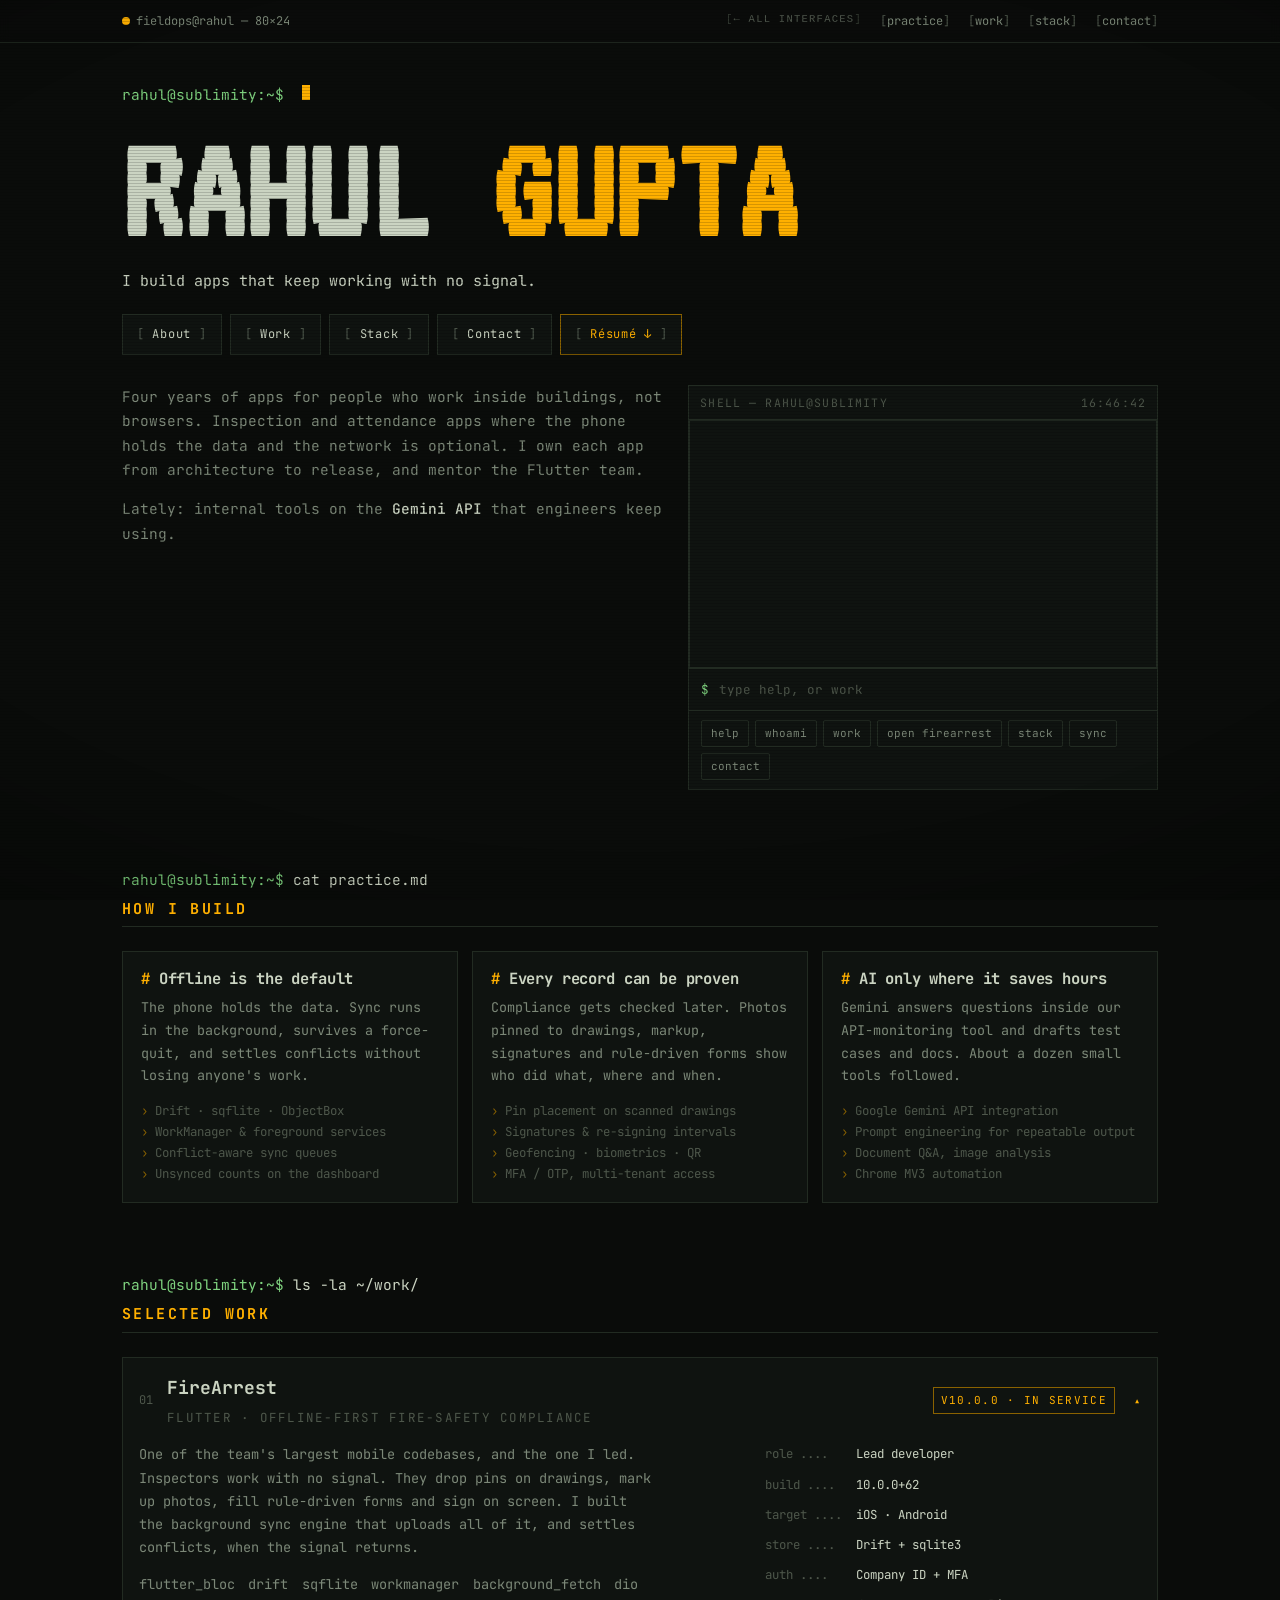
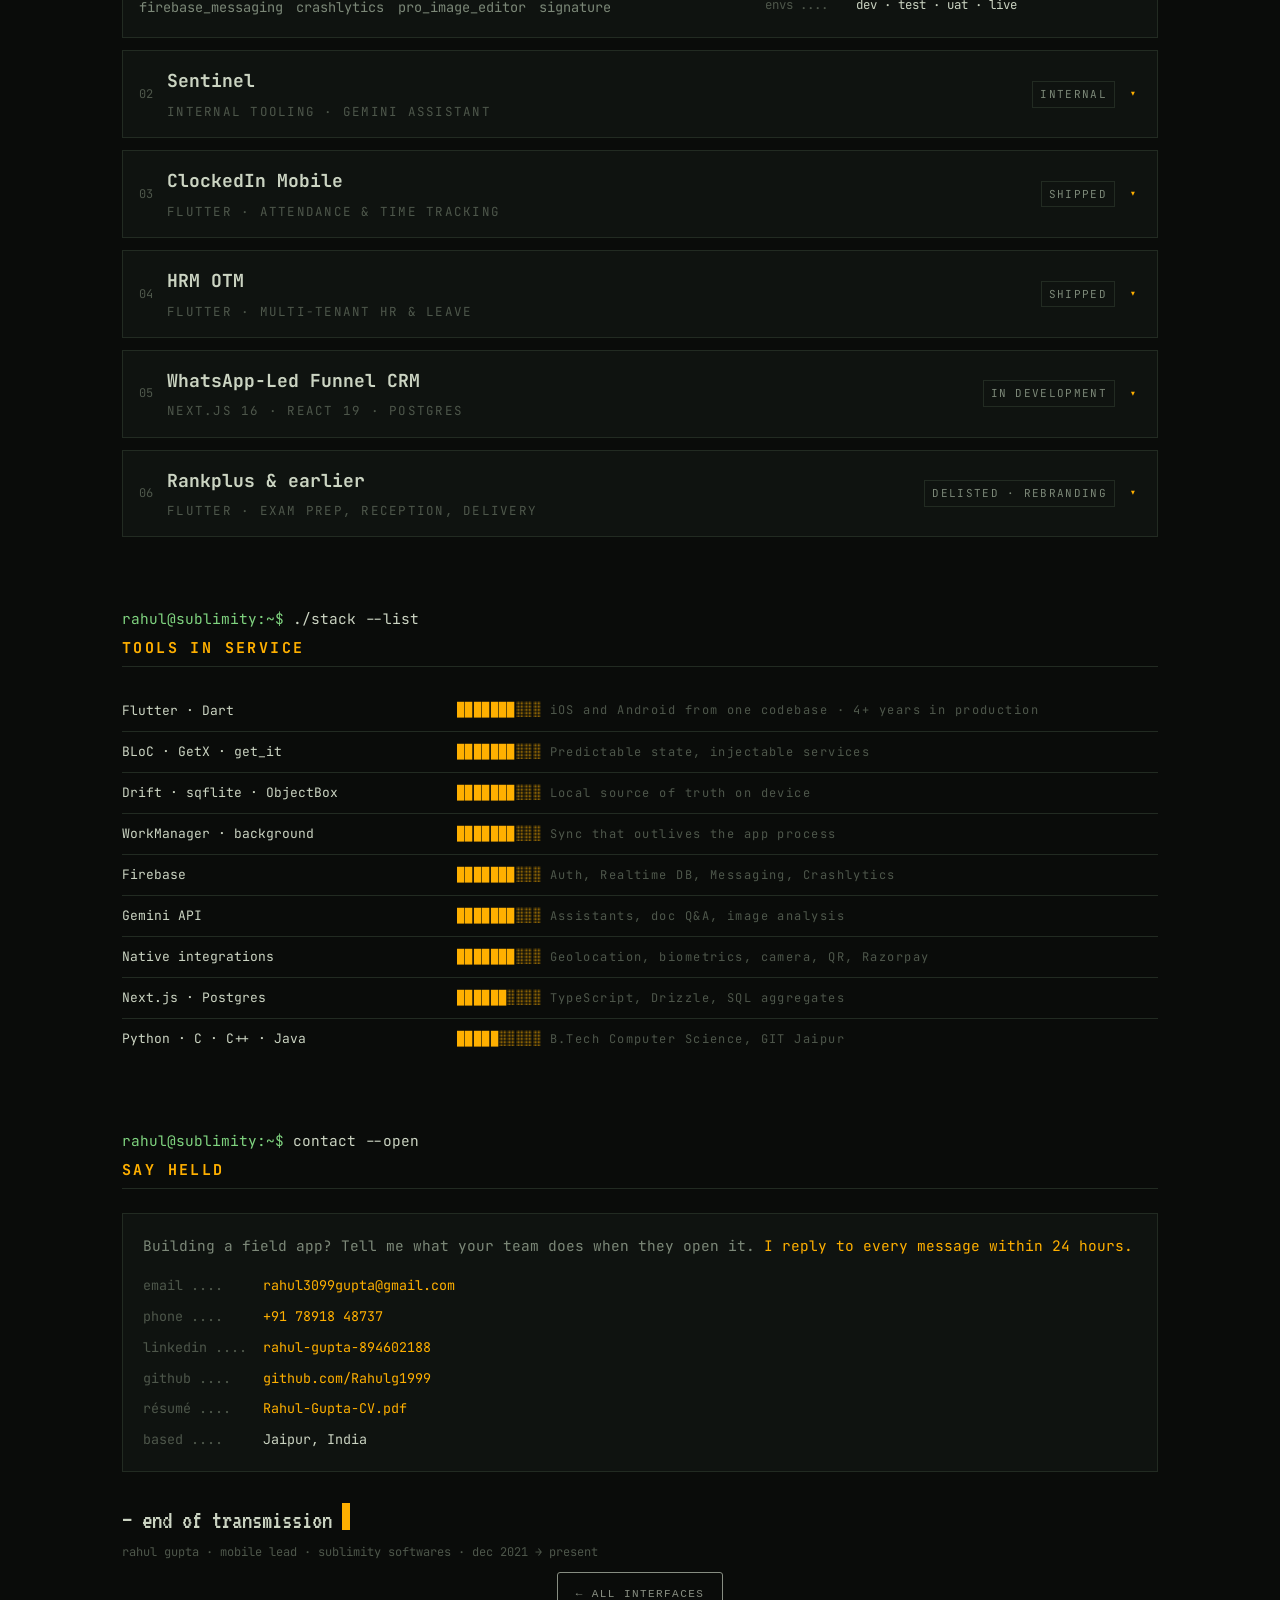
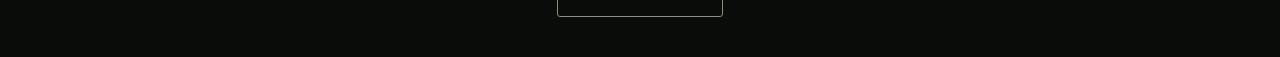
<file: fieldops/index.html>
<!doctype html>
<html lang="en">
<head>
<meta charset="utf-8">
<meta name="viewport" content="width=device-width, initial-scale=1, viewport-fit=cover">
<title>fieldops — rahul</title>
<meta name="description" content="fieldops — Rahul Gupta&#x27;s portfolio as a terminal you can type into. Or just scroll.">
<meta name="author" content="Rahul Gupta">
<meta name="theme-color" content="#111013">
<meta property="og:type" content="website">
<meta property="og:title" content="fieldops — rahul">
<meta property="og:description" content="fieldops — Rahul Gupta&#x27;s portfolio as a terminal you can type into. Or just scroll.">
<link rel="icon" type="image/svg+xml" href="../assets/favicon-fieldops.svg">
<link rel="icon" type="image/png" sizes="180x180" href="../assets/icons/fieldops-180.png">
<link rel="apple-touch-icon" href="../assets/icons/fieldops-180.png">
<meta property="og:image" content="https://portfoliorahulgupta.netlify.app/assets/icons/fieldops-og.jpg">
<meta name="twitter:card" content="summary">
<style>:root{color-scheme:light dark}*{-webkit-tap-highlight-color:transparent}body{margin:0}img{max-width:100%}[hidden]{display:none!important}</style>
</head>
<body>
<script>document.documentElement.className += " js";</script>
<link rel="preconnect" href="https://fonts.googleapis.com">
<link rel="preconnect" href="https://fonts.gstatic.com" crossorigin>
<link rel="stylesheet" href="https://fonts.googleapis.com/css2?family=JetBrains+Mono:wght@400;500;700;800&family=VT323&display=swap">
<style>
/* deliberately single-theme: this is a phosphor terminal, it does not have a light mode */
:root{
  --bg:#0A0C0A; --panel:#0F1310; --panel-2:#141A15; --line:#222B22;
  --fg:#CBD4C2; --dim:#7C8878; --faint:#4E574B;
  --amber:#FFB000; --amber-soft:#8A6200; --green:#7FD37F; --red:#FF6B4A;
  --mono:"JetBrains Mono",ui-monospace,"SF Mono",Menlo,monospace;
  --crt:"VT323","JetBrains Mono",monospace;
  color-scheme:dark;
}
*{box-sizing:border-box}
html{scroll-behavior:smooth;overflow-x:clip}
body{
  margin:0;background:var(--bg);color:var(--fg);
  font-family:var(--mono);font-size:14.5px;line-height:1.7;
  -webkit-font-smoothing:antialiased;overflow-x:hidden;
}
/* scanlines + vignette, purely decorative */
body::before{
  content:"";position:fixed;inset:0;z-index:60;pointer-events:none;
  background:repeating-linear-gradient(to bottom,rgba(0,0,0,.16) 0 1px,transparent 1px 3px);
  mix-blend-mode:multiply;
}
body::after{
  content:"";position:fixed;inset:0;z-index:59;pointer-events:none;
  background:radial-gradient(120% 90% at 50% 45%,transparent 55%,rgba(0,0,0,.55) 100%);
}
.wrap{max-width:1080px;margin:0 auto;padding:0 22px}
a{color:inherit}
p{margin:0}
h1,h2,h3{margin:0;font-weight:700;letter-spacing:-.01em;line-height:1.1}
:focus-visible{outline:2px solid var(--amber);outline-offset:3px}
::selection{background:var(--amber);color:#0A0C0A}

.amber{color:var(--amber)}
.dim{color:var(--dim)}
.ok{color:var(--green)}
.warn{color:var(--red)}

/* top bar */
.bar{position:sticky;top:0;z-index:40;padding-top:env(safe-area-inset-top);background:rgba(10,12,10,.9);backdrop-filter:blur(6px);border-bottom:1px solid var(--line)}
.bar .wrap{display:flex;align-items:center;justify-content:space-between;height:42px;gap:14px;font-size:12px}
.bar .dots{display:flex;gap:6px;align-items:center}
.bar .dots i{width:8px;height:8px;border-radius:50%;background:var(--faint);display:block}
.bar .dots i.live{background:var(--amber);animation:pulse 2.4s ease-in-out infinite}
@keyframes pulse{0%,100%{opacity:1}50%{opacity:.28}}
.bar nav{display:flex;gap:18px}
.bar nav a{color:var(--dim);text-decoration:none}
.bar nav a::before{content:"[";color:var(--faint)}
.bar nav a::after{content:"]";color:var(--faint)}
.bar nav a:hover{color:var(--amber)}
@media (max-width:660px){.bar nav a:nth-child(-n+2){display:none}}

/* prompt lines */
.cmd{display:flex;gap:9px;align-items:baseline;flex-wrap:wrap;margin:0}
.cmd .ps1{color:var(--green);white-space:nowrap}
.cmd .txt{color:var(--fg)}
.caret{display:inline-block;width:8px;height:1.05em;background:var(--amber);vertical-align:-2px;animation:blink 1.05s steps(1) infinite}
@keyframes blink{0%,49%{opacity:1}50%,100%{opacity:0}}
@media (prefers-reduced-motion:reduce){.caret{animation:none}.bar .dots i.live{animation:none}}

/* the shortcuts: nobody should have to learn a shell to read a CV */
.tagline{margin-top:14px;font-size:15px;color:var(--fg);max-width:56ch}
.quicknav{display:flex;flex-wrap:wrap;gap:8px;margin-top:20px}
.quicknav a{font-size:12px;letter-spacing:.06em;text-decoration:none;color:var(--fg);border:1px solid var(--line);
  padding:9px 14px;background:var(--panel);transition:border-color .25s ease,color .25s ease,transform .25s cubic-bezier(.2,.8,.3,1)}
.quicknav a:hover{border-color:var(--amber);color:var(--amber);transform:translateY(-2px)}
.quicknav a.cv{border-color:var(--amber-soft);color:var(--amber)}
.quicknav a::before{content:"[ ";color:var(--faint)}
.quicknav a::after{content:" ]";color:var(--faint)}

/* hero */
.hero{padding:40px 0 8px}
.name{font-family:var(--crt);font-size:clamp(60px,13vw,150px);line-height:.82;letter-spacing:.01em;color:var(--fg);margin:22px 0 0;text-transform:uppercase}
.name span{color:var(--amber)}
.role{margin-top:16px;font-size:13px;letter-spacing:.22em;text-transform:uppercase;color:var(--dim)}
.hero-body{display:grid;grid-template-columns:minmax(0,1.15fr) minmax(0,1fr);gap:26px;margin-top:30px;align-items:start}
@media (max-width:880px){.hero-body{grid-template-columns:1fr}}
.hero-body p{color:var(--dim);max-width:60ch}
.hero-body p b{color:var(--fg);font-weight:500}

/* boot curtain */
#boot{position:fixed;inset:0;z-index:100;background:var(--bg);padding:min(9vh,80px) 26px;font-size:13px;
  animation:lift .7s cubic-bezier(.76,0,.24,1) 2.25s forwards}
#boot div{opacity:0;animation:bootline .01s linear forwards}
#boot div:nth-child(1){animation-delay:.15s}#boot div:nth-child(2){animation-delay:.45s}
#boot div:nth-child(3){animation-delay:.8s}#boot div:nth-child(4){animation-delay:1.15s}
#boot div:nth-child(5){animation-delay:1.5s}#boot div:nth-child(6){animation-delay:1.85s}
@keyframes bootline{to{opacity:1}}
@keyframes lift{to{transform:translateY(-101%)}}
html:not(.js) #boot{display:none}
@media (prefers-reduced-motion:reduce){#boot{display:none}}

/* interactive shell */
.term .out{height:248px;overflow-y:auto;padding:11px 12px;font-size:12.4px;line-height:1.66;scrollbar-width:thin}
.term .out::-webkit-scrollbar{width:6px}
.term .out::-webkit-scrollbar-thumb{background:var(--line)}
.term .out div{animation:logline .3s ease}
.term .out .said{color:var(--fg)}
.term .out .said b{color:var(--green);font-weight:400}
.term .out .k{color:var(--amber)}
.term .out table{border-collapse:collapse;margin:2px 0}
.term .out td{padding:1px 14px 1px 0;vertical-align:top}
.term .out td:first-child{color:var(--amber);white-space:nowrap}
.inp{display:flex;align-items:center;gap:8px;border-top:1px solid var(--line);padding:9px 12px}
.inp .ps1{color:var(--green);font-size:12.6px}
.inp input{flex:1;background:none;border:0;color:var(--fg);font:inherit;font-size:12.6px;outline:none;caret-color:var(--amber)}
.inp input::placeholder{color:var(--faint)}
.sugg{display:flex;flex-wrap:wrap;gap:6px;border-top:1px solid var(--line);padding:9px 12px}
.sugg button{background:none;border:1px solid var(--line);color:var(--dim);font:inherit;font-size:11px;padding:3px 9px;cursor:pointer;border-radius:2px}
.sugg button:hover{border-color:var(--amber-soft);color:var(--amber)}
.term{scroll-margin-top:60px}

/* the pointer is a block caret that leaves phosphor behind it */
@media (hover:hover) and (pointer:fine){
  html.cur-on,html.cur-on *{cursor:none!important}
}
#tcur,.tp{position:fixed;top:0;left:0;pointer-events:none;opacity:0;transition:opacity .3s ease,width .25s ease,height .25s ease,margin .25s ease,background .25s ease}
html.cur-live #tcur{opacity:1}
#tcur{width:9px;height:19px;background:var(--amber);margin:-10px 0 0 -4px;z-index:95;mix-blend-mode:screen;
  box-shadow:0 0 12px rgba(255,176,0,.6);animation:blink 1.05s steps(1) infinite}
#tcur.wide{width:64px;height:26px;margin:-13px 0 0 -32px;background:var(--amber);animation:none;
  display:grid;place-items:center}
#tcur .lb{font-family:var(--mono);font-size:9.5px;letter-spacing:.12em;text-transform:uppercase;color:#0A0C0A;opacity:0;transition:opacity .2s ease}
#tcur.wide .lb{opacity:1}
.tp{width:7px;height:15px;background:var(--green);z-index:94;mix-blend-mode:screen;margin:-8px 0 0 -3px}
html.cur-live .tp{opacity:.3}
html.cur-live .tp.p2{opacity:.2}
html.cur-live .tp.p3{opacity:.12}
@media (prefers-reduced-motion:reduce){
  #tcur,.tp{display:none!important}
  html.cur-on,html.cur-on *{cursor:auto!important}
}

/* log window */
.win{border:1px solid var(--line);background:var(--panel)}
.win-top{display:flex;justify-content:space-between;gap:10px;border-bottom:1px solid var(--line);padding:7px 11px;font-size:11.5px;color:var(--faint);letter-spacing:.1em;text-transform:uppercase}
.log{height:236px;overflow:hidden;padding:10px 12px;font-size:12.2px;line-height:1.62;display:flex;flex-direction:column;justify-content:flex-end}
.log div{white-space:nowrap;overflow:hidden;text-overflow:ellipsis;animation:logline .35s ease}
@keyframes logline{from{opacity:0;transform:translateY(6px)}to{opacity:1;transform:none}}
@media (prefers-reduced-motion:reduce){.log div{animation:none}}
.meter{display:flex;gap:10px;align-items:center;border-top:1px solid var(--line);padding:7px 11px;font-size:11.5px;color:var(--dim)}
.meter .track{flex:1;height:6px;background:var(--panel-2);border:1px solid var(--line);position:relative;overflow:hidden}
.meter .fill{position:absolute;inset:0 auto 0 0;width:0;background:repeating-linear-gradient(90deg,var(--amber) 0 3px,transparent 3px 6px)}

/* section heads */
.sec{margin-top:70px}
.sec-head{border-bottom:1px solid var(--line);padding-bottom:9px;margin-bottom:24px}
.sec-head h2{font-size:15px;font-weight:700;letter-spacing:.16em;text-transform:uppercase;color:var(--amber);margin-top:8px}

/* practice cards */
.cards{display:grid;grid-template-columns:repeat(auto-fit,minmax(270px,1fr));gap:14px}
.card{border:1px solid var(--line);background:var(--panel);padding:18px}
.card:hover{border-color:var(--amber-soft)}
.card h3{font-size:15.5px;color:var(--fg);margin-bottom:9px}
.card h3::before{content:"# ";color:var(--amber)}
.card p{color:var(--dim);font-size:13.4px}
.card ul{list-style:none;margin:13px 0 0;padding:0;font-size:12.4px;color:var(--faint)}
.card li::before{content:"› ";color:var(--amber-soft)}

/* work list */
.rec{border:1px solid var(--line);background:var(--panel);margin-bottom:12px}
.rec-btn{list-style:none;background:none;border:0;color:inherit;font:inherit;text-align:left;padding:15px 16px;cursor:pointer;display:grid;grid-template-columns:auto minmax(0,1fr) auto auto;gap:14px;align-items:center}
.rec-btn::-webkit-details-marker{display:none}
.rec-btn::marker{content:""}
.rec-btn:hover{background:var(--panel-2)}
.rec-btn .idx{color:var(--faint);font-size:12px}
.rec-btn .nm{font-size:18px;font-weight:700}
.rec-btn .nm em{font-style:normal;color:var(--faint);font-weight:400;font-size:12.5px;letter-spacing:.1em;text-transform:uppercase;display:block;margin-top:4px}
.rec-btn .st{font-size:11px;letter-spacing:.12em;text-transform:uppercase;border:1px solid var(--line);padding:3px 7px;color:var(--dim);white-space:nowrap}
.rec[open] .rec-btn .st,.rec-btn:hover .st{color:var(--amber);border-color:var(--amber-soft)}
.rec-btn .tog{color:var(--amber);font-size:13px;width:12px;transition:transform .25s ease}
.rec[open] .rec-btn .tog{transform:rotate(180deg)}
@media (prefers-reduced-motion:reduce){.rec-btn .tog{transition:none}}
.rec-body{padding:0 16px 18px 16px;display:grid;grid-template-columns:minmax(0,1.6fr) minmax(0,1fr);gap:24px}
@media (max-width:820px){.rec-btn{grid-template-columns:auto 1fr auto}.rec-btn .st{display:none}.rec-body{grid-template-columns:1fr;gap:14px}}
.rec-body p{color:var(--dim);font-size:13.6px;max-width:64ch}
.kv{margin:0;display:grid;grid-template-columns:auto 1fr;gap:5px 14px;font-size:12.4px}
.kv dt{color:var(--faint);white-space:nowrap}
.kv dt::after{content:" ...."}
.kv dd{margin:0;color:var(--fg)}
.not{margin-top:12px;padding-left:11px;border-left:2px solid var(--amber);color:var(--dim)}
.pkgs{margin-top:14px;font-size:12px;color:var(--faint);word-spacing:.4em}
.pkgs b{color:var(--dim);font-weight:400}

/* stack meters */
.stack-row{display:grid;grid-template-columns:minmax(140px,1fr) minmax(0,2.2fr);gap:16px;align-items:center;padding:9px 0;border-bottom:1px solid var(--line);font-size:13px}
.stack-row:last-child{border-bottom:0}
.stack-row .lab{color:var(--fg)}
.stack-row .bars{color:var(--amber);letter-spacing:.12em;font-size:12px;overflow:hidden;white-space:nowrap}
.stack-row .bars span{color:var(--faint)}
.stack-row em{font-style:normal;color:var(--faint);font-size:12px}

/* contact */
.out{border:1px solid var(--line);background:var(--panel);padding:20px}
.out .kv{font-size:13.4px;gap:8px 16px}
.out a{color:var(--amber);text-decoration:none}
.out a:hover{text-decoration:underline}
.sign{font-family:var(--crt);font-size:26px;color:var(--fg);margin-top:26px}
footer{padding:34px 0 40px;color:var(--faint);font-size:12px}
</style>

<div id="boot">
  <div><span class="dim">[ 0.00 ]</span> fieldops kernel — booting portfolio</div>
  <div><span class="dim">[ 0.31 ]</span> mounting local store <span class="ok">ok</span></div>
  <div><span class="dim">[ 0.62 ]</span> flutter runtime · 4 years uptime <span class="ok">ok</span></div>
  <div><span class="dim">[ 0.94 ]</span> loading 6 shipped products <span class="ok">ok</span></div>
  <div><span class="dim">[ 1.26 ]</span> gemini bridge <span class="ok">ok</span></div>
  <div><span class="amber">ready.</span> starting shell<span class="caret"></span></div>
</div>

<div id="tcur" aria-hidden="true"><span class="lb"></span></div>
<div class="tp p3" aria-hidden="true"></div>
<div class="tp p2" aria-hidden="true"></div>
<div class="tp p1" aria-hidden="true"></div>

<div class="bar">
  <div class="wrap">
    <span class="dots"><i class="live"></i><span class="dim">fieldops@rahul — 80×24</span></span>
    <nav>
      <a class="rg-top" href="../">&larr; All interfaces</a>
      <a href="#practice">practice</a>
      <a href="#work">work</a>
      <a href="#stack">stack</a>
      <a href="#contact">contact</a>
    </nav>
  </div>
</div>

<main class="wrap">
  <section class="hero">
    <p class="cmd"><span class="ps1">rahul@sublimity:~$</span><span class="txt" data-type="./whoami --verbose"></span><span class="caret"></span></p>

    <h1 class="name" data-scramble>Rahul <span>Gupta</span></h1>
    <p class="role" data-scramble-late>Mobile Lead · Flutter &amp; cross-platform · AI integration · Jaipur, India</p>
    <p class="tagline">I build apps that keep working with no signal.</p>
    <nav class="quicknav" aria-label="Sections">
      <a href="#practice">About</a>
      <a href="#work">Work</a>
      <a href="#stack">Stack</a>
      <a href="#contact">Contact</a>
      <a href="../assets/Rahul-Gupta-CV.pdf" download class="cv">Résumé ↓</a>
    </nav>

    <div class="hero-body">
      <div>
        <p data-type-block>Four years of apps for people who work inside buildings, not browsers. Inspection and attendance apps where the phone holds the data and the network is optional. I own each app from architecture to release, and mentor the Flutter team.</p>
        <p style="margin-top:14px" class="dim">Lately: internal tools on the <b>Gemini API</b> that engineers keep using.</p>
      </div>

      <div class="win term" id="term">
        <div class="win-top"><span>shell — rahul@sublimity</span><span id="clock">--:--:--</span></div>
        <div class="out" id="out" aria-live="polite"></div>
        <form class="inp" id="form" autocomplete="off">
          <span class="ps1">$</span>
          <label for="cmd" class="sr" style="position:absolute;left:-9999px">Terminal command</label>
          <input id="cmd" name="cmd" type="text" spellcheck="false" placeholder="type help, or work">
        </form>
        <div class="sugg" id="sugg"></div>
      </div>
    </div>
  </section>

  <section class="sec" id="practice">
    <div class="sec-head">
      <p class="cmd"><span class="ps1">rahul@sublimity:~$</span><span class="txt">cat practice.md</span></p>
      <h2 data-scramble-in>How I build</h2>
    </div>
    <div class="cards">
      <article class="card">
        <h3>Offline is the default</h3>
        <p>The phone holds the data. Sync runs in the background, survives a force-quit, and settles conflicts without losing anyone's work.</p>
        <ul><li>Drift · sqflite · ObjectBox</li><li>WorkManager &amp; foreground services</li><li>Conflict-aware sync queues</li><li>Unsynced counts on the dashboard</li></ul>
      </article>
      <article class="card">
        <h3>Every record can be proven</h3>
        <p>Compliance gets checked later. Photos pinned to drawings, markup, signatures and rule-driven forms show who did what, where and when.</p>
        <ul><li>Pin placement on scanned drawings</li><li>Signatures &amp; re-signing intervals</li><li>Geofencing · biometrics · QR</li><li>MFA / OTP, multi-tenant access</li></ul>
      </article>
      <article class="card">
        <h3>AI only where it saves hours</h3>
        <p>Gemini answers questions inside our API-monitoring tool and drafts test cases and docs. About a dozen small tools followed.</p>
        <ul><li>Google Gemini API integration</li><li>Prompt engineering for repeatable output</li><li>Document Q&amp;A, image analysis</li><li>Chrome MV3 automation</li></ul>
      </article>
    </div>
  </section>

  <section class="sec" id="work">
    <div class="sec-head">
      <p class="cmd"><span class="ps1">rahul@sublimity:~$</span><span class="txt">ls -la ~/work/</span></p>
      <h2 data-scramble-in>Selected work</h2>
    </div>

    <details class="rec" open>
      <summary class="rec-btn"><span class="idx">01</span><span class="nm">FireArrest<em>Flutter · offline-first fire-safety compliance</em></span><span class="st">v10.0.0 · in service</span><span class="tog">▾</span></summary>
      <div class="rec-body">
        <div>
          <p>One of the team's largest mobile codebases, and the one I led. Inspectors work with no signal. They drop pins on drawings, mark up photos, fill rule-driven forms and sign on screen. I built the background sync engine that uploads all of it, and settles conflicts, when the signal returns.</p>
          <p class="pkgs"><b>flutter_bloc</b> <b>drift</b> <b>sqflite</b> <b>workmanager</b> <b>background_fetch</b> <b>dio</b> <b>firebase_messaging</b> <b>crashlytics</b> <b>pro_image_editor</b> <b>signature</b></p>
        </div>
        <dl class="kv">
          <dt>role</dt><dd>Lead developer</dd>
          <dt>build</dt><dd>10.0.0+62</dd>
          <dt>target</dt><dd>iOS · Android</dd>
          <dt>store</dt><dd>Drift + sqlite3</dd>
          <dt>auth</dt><dd>Company ID + MFA</dd>
          <dt>envs</dt><dd>dev · test · uat · live</dd>
        </dl>
      </div>
    </details>

    <details class="rec">
      <summary class="rec-btn"><span class="idx">02</span><span class="nm">Sentinel<em>Internal tooling · Gemini assistant</em></span><span class="st">internal</span><span class="tog">▾</span></summary>
      <div class="rec-body">
        <div>
          <p>API monitoring for the team, with a Gemini assistant inside. Ask what an endpoint does and it answers. Ask for coverage and it drafts the test cases and docs. The hard part was output consistent enough that engineers kept using it.</p>
          <p class="pkgs"><b>gemini api</b> <b>prompt engineering</b> <b>python</b></p>
        </div>
        <dl class="kv">
          <dt>role</dt><dd>Built end to end</dd>
          <dt>users</dt><dd>Internal engineering</dd>
          <dt>does</dt><dd>Q&amp;A · tests · docs</dd>
        </dl>
      </div>
    </details>

    <details class="rec">
      <summary class="rec-btn"><span class="idx">03</span><span class="nm">ClockedIn Mobile<em>Flutter · attendance &amp; time tracking</em></span><span class="st">shipped</span><span class="tog">▾</span></summary>
      <div class="rec-body">
        <div>
          <p>Clock-in built for sites, not desks. PIN. Geofence. Biometrics. A shift can only start where it should. Offline sync sits behind it, because warehouses eat signal.</p>
          <p class="pkgs"><b>getx</b> <b>geolocator</b> <b>local_auth</b> <b>firebase</b></p>
        </div>
        <dl class="kv">
          <dt>role</dt><dd>Core dev, team of 6+</dd>
          <dt>gates</dt><dd>PIN · geofence · biometric</dd>
          <dt>live</dt><dd>Real-time dashboard</dd>
        </dl>
      </div>
    </details>

    <details class="rec">
      <summary class="rec-btn"><span class="idx">04</span><span class="nm">HRM OTM<em>Flutter · multi-tenant HR &amp; leave</em></span><span class="st">shipped</span><span class="tog">▾</span></summary>
      <div class="rec-body">
        <div>
          <p>Face check-in that runs entirely on the phone. MobileFaceNet matches the face and a MiniFASNet model checks it is real, so no face image leaves the device. If the framing is off, it coaches the person instead of failing them. I also built leave, clock-in and reports for the two client builds that share this codebase.</p>
          <p class="pkgs"><b>getx</b> <b>objectbox</b> <b>oauth2</b> <b>tflite</b> <b>onnxruntime</b> <b>minio/s3</b></p>
        </div>
        <dl class="kv">
          <dt>role</dt><dd>Feature developer</dd>
          <dt>tenancy</dt><dd>Two clients, one codebase</dd>
          <dt>store</dt><dd>ObjectBox · MinIO/S3</dd>
        </dl>
      </div>
    </details>

    <details class="rec">
      <summary class="rec-btn"><span class="idx">05</span><span class="nm">WhatsApp-Led Funnel CRM<em>Next.js 16 · React 19 · Postgres</em></span><span class="st">in development</span><span class="tog">▾</span></summary>
      <div class="rec-body">
        <div>
          <p>The web side. A CRM for a business that sells over WhatsApp. Every lead keeps the source it first came from, and every write records who made it.</p>
          <p class="not">Phase 1 is built end to end. It is still in development and has not been released.</p>
          <p class="pkgs"><b>next 16</b> <b>react 19</b> <b>typescript</b> <b>drizzle-orm</b> <b>postgres</b> <b>tailwind 4</b></p>
        </div>
        <dl class="kv">
          <dt>queries</dt><dd>Filtered in Postgres</dd>
          <dt>sessions</dt><dd>DB-backed, httpOnly</dd>
          <dt>audit</dt><dd>Every write attributed</dd>
        </dl>
      </div>
    </details>

    <details class="rec">
      <summary class="rec-btn"><span class="idx">06</span><span class="nm">Rankplus &amp; earlier<em>Flutter · exam prep, reception, delivery</em></span><span class="st">delisted · rebranding</span><span class="tog">▾</span></summary>
      <div class="rec-body">
        <div>
          <p>Rankplus: live lectures, mock tests and payments for Class 8–12, JEE and NEET students on cheap Android phones. Also a reception app, a food-delivery app, a Chrome extension for B2B leads, and about a dozen small Gemini tools.</p>
          <p class="not">Rankplus has since been pulled from Google Play by the client for a rebrand, so there is no live listing to link.</p>
          <p class="pkgs"><b>flutter</b> <b>firebase</b> <b>razorpay</b> <b>chrome mv3</b> <b>gemini api</b></p>
        </div>
        <dl class="kv">
          <dt>audience</dt><dd>Class 8–12 · JEE · NEET</dd>
          <dt>payments</dt><dd>Razorpay</dd>
          <dt>extras</dt><dd>MV3 extension · ~12 AI tools</dd>
        </dl>
      </div>
    </details>
  </section>

  <section class="sec" id="stack">
    <div class="sec-head">
      <p class="cmd"><span class="ps1">rahul@sublimity:~$</span><span class="txt">./stack --list</span></p>
      <h2 data-scramble-in>Tools in service</h2>
    </div>
    <div>
      <div class="stack-row"><span class="lab">Flutter · Dart</span><span class="bars" data-bars="10">iOS and Android from one codebase · 4+ years in production</span></div>
      <div class="stack-row"><span class="lab">BLoC · GetX · get_it</span><span class="bars" data-bars="9">Predictable state, injectable services</span></div>
      <div class="stack-row"><span class="lab">Drift · sqflite · ObjectBox</span><span class="bars" data-bars="9">Local source of truth on device</span></div>
      <div class="stack-row"><span class="lab">WorkManager · background</span><span class="bars" data-bars="9">Sync that outlives the app process</span></div>
      <div class="stack-row"><span class="lab">Firebase</span><span class="bars" data-bars="8">Auth, Realtime DB, Messaging, Crashlytics</span></div>
      <div class="stack-row"><span class="lab">Gemini API</span><span class="bars" data-bars="8">Assistants, doc Q&amp;A, image analysis</span></div>
      <div class="stack-row"><span class="lab">Native integrations</span><span class="bars" data-bars="8">Geolocation, biometrics, camera, QR, Razorpay</span></div>
      <div class="stack-row"><span class="lab">Next.js · Postgres</span><span class="bars" data-bars="6">TypeScript, Drizzle, SQL aggregates</span></div>
      <div class="stack-row"><span class="lab">Python · C · C++ · Java</span><span class="bars" data-bars="5">B.Tech Computer Science, GIT Jaipur</span></div>
    </div>
  </section>

  <section class="sec" id="contact">
    <div class="sec-head">
      <p class="cmd"><span class="ps1">rahul@sublimity:~$</span><span class="txt">contact --open</span></p>
      <h2 data-scramble-in>Say hello</h2>
    </div>
    <div class="out">
      <p class="dim" style="margin-bottom:16px">Building a field app? Tell me what your team does when they open it. <span class="amber">I reply to every message within 24 hours.</span></p>
      <dl class="kv">
        <dt>email</dt><dd><a href="mailto:rahul3099gupta@gmail.com">rahul3099gupta@gmail.com</a></dd>
        <dt>phone</dt><dd><a href="tel:+917891848737">+91 78918 48737</a></dd>
        <dt>linkedin</dt><dd><a href="https://linkedin.com/in/rahul-gupta-894602188" target="_blank" rel="noopener noreferrer">rahul-gupta-894602188</a></dd>
        <dt>github</dt><dd><a href="https://github.com/Rahulg1999" target="_blank" rel="noopener noreferrer">github.com/Rahulg1999</a></dd>
        <dt>résumé</dt><dd><a href="../assets/Rahul-Gupta-CV.pdf" download class="k">Rahul-Gupta-CV.pdf</a></dd>
        <dt>based</dt><dd>Jaipur, India</dd>
      </dl>
    </div>
    <p class="sign">— end of transmission <span class="caret"></span></p>
  </section>
</main>

<footer class="wrap">rahul gupta · mobile lead · sublimity softwares · dec 2021 → present</footer>

<script>
(function(){
  var reduce = window.matchMedia('(prefers-reduced-motion: reduce)').matches;
  var GLYPHS = 'ABCDEFGHIJKLMNOPQRSTUVWXYZ0123456789#%&*+=/\\\\<>[]{}';

  /* ---- typewriter ---- */
  function typeInto(el, text, speed){
    if(reduce){ el.textContent = text; return; }
    var t0 = performance.now(), dur = text.length * speed;
    (function step(){
      var k = Math.min((performance.now() - t0) / dur, 1);
      el.textContent = text.slice(0, Math.round(k * text.length));
      if(k < 1) setTimeout(step, speed);
    })();
  }
  var cmd = document.querySelector('[data-type]');
  if(cmd) setTimeout(function(){ typeInto(cmd, cmd.dataset.type, 44); }, reduce ? 0 : 2350);

  /* ---- scramble reveal: time-based, so a throttled timer still lands ---- */
  function scrambleText(setText, target, dur){
    if(reduce){ setText(target); return; }
    var t0 = performance.now();
    (function tick(){
      var k = Math.min((performance.now() - t0) / dur, 1);
      if(k >= 1){ setText(target); return; }
      var reveal = k * target.length * 1.15;
      var s = '';
      for(var i = 0; i < target.length; i++){
        if(i < reveal) s += target[i];
        else if(target[i] === ' ') s += ' ';
        else s += GLYPHS[Math.floor(Math.random() * GLYPHS.length)];
      }
      setText(s);
      setTimeout(tick, 34);
    })();
  }
  function scramble(el, dur){
    var target = el.dataset.text || el.textContent;
    el.dataset.text = target;
    scrambleText(function(t){ el.textContent = t; }, target, dur || 700);
  }

  /* the name keeps its two-tone markup, so each half scrambles in place */
  var nameEl = document.querySelector('[data-scramble]');
  if(nameEl){
    var firstNode = nameEl.firstChild, spanNode = nameEl.querySelector('span');
    var startAt = reduce ? 0 : 2450;
    setTimeout(function(){
      scrambleText(function(t){ firstNode.nodeValue = t; }, 'Rahul ', 620);
      scrambleText(function(t){ spanNode.textContent = t; }, 'Gupta', 780);
    }, startAt);
  }
  var late = document.querySelector('[data-scramble-late]');
  if(late){
    late.dataset.text = late.textContent;
    if(!reduce) late.textContent = '';
    setTimeout(function(){ scramble(late, 900); }, reduce ? 0 : 3050);
  }

  /* section titles scramble as they arrive */
  if('IntersectionObserver' in window){
    var io = new IntersectionObserver(function(en){
      en.forEach(function(e){
        if(!e.isIntersecting) return;
        scramble(e.target, 640);
        io.unobserve(e.target);
      });
    }, {threshold:0.6});
    document.querySelectorAll('[data-scramble-in]').forEach(function(el){ io.observe(el); });

    /* stack meters fill on arrival */
    var io2 = new IntersectionObserver(function(en){
      en.forEach(function(e){
        if(!e.isIntersecting) return;
        var el = e.target, n = parseInt(el.dataset.bars, 10), note = el.textContent;
        io2.unobserve(el);
        if(reduce){ el.innerHTML = '█'.repeat(n) + '░'.repeat(10-n) + ' <span>' + note + '</span>'; return; }
        var t0 = performance.now(), dur = n * 80;
        (function grow(){
          var k = Math.min((performance.now() - t0) / dur, 1);
          var f = Math.round(k * n);
          el.innerHTML = '█'.repeat(f) + '░'.repeat(10 - f) + ' <span>' + note + '</span>';
          if(k < 1) setTimeout(grow, 60);
        })();
      });
    }, {threshold:0.5});
    document.querySelectorAll('[data-bars]').forEach(function(el){ io2.observe(el); });
  }

  /* ---- the shell: a real prompt you can type into ---- */
  var out = document.getElementById('out'), form = document.getElementById('form'),
      input = document.getElementById('cmd'), sugg = document.getElementById('sugg'),
      clock = document.getElementById('clock');

  function stamp(){
    var d = new Date();
    return [d.getHours(), d.getMinutes(), d.getSeconds()].map(function(n){ return String(n).padStart(2,'0'); }).join(':');
  }
  if(clock){ clock.textContent = stamp(); setInterval(function(){ clock.textContent = stamp(); }, 1000); }

  /* output streams the way a shell does: a line at a time, characters for plain text */
  var queue = [], writing = false, busyCaret = null;

  function atBottom(){ return out.scrollHeight - out.scrollTop - out.clientHeight < 40; }
  function follow(stick){ if(stick) out.scrollTop = out.scrollHeight; }

  function showCaret(){
    if(busyCaret || !out) return;
    busyCaret = document.createElement('div');
    busyCaret.innerHTML = '<span class="caret"></span>';
    out.appendChild(busyCaret);
  }
  function hideCaret(){ if(busyCaret){ busyCaret.remove(); busyCaret = null; } }

  function typeRow(row, text, stick, done){
    var t0 = performance.now(), dur = Math.min(text.length * 11, 420);
    (function step(){
      var k = Math.min((performance.now() - t0) / dur, 1);
      row.textContent = text.slice(0, Math.round(k * text.length));
      follow(stick);
      if(k < 1) setTimeout(step, 16); else done();
    })();
  }

  function pump(){
    if(writing || !queue.length) return;
    writing = true;
    var item = queue.shift();
    var stick = atBottom();
    hideCaret();
    var row = document.createElement('div');
    if(item.cls) row.className = item.cls;
    out.appendChild(row);
    function next(){
      writing = false;
      follow(stick);
      if(queue.length){ showCaret(); setTimeout(pump, item.gap || 55); }
    }
    if(reduce){ row.innerHTML = item.html; next(); return; }
    /* plain prose types out; anything with markup lands as a whole line */
    if(item.html.indexOf('<') === -1 && item.html.length > 2){
      typeRow(row, item.html, stick, next);
    } else {
      row.innerHTML = item.html;
      follow(stick);
      setTimeout(next, 10);
    }
  }

  function flush(){
    /* a new command cuts the previous output short, like hitting a key mid-scroll */
    hideCaret();
    while(queue.length){
      var item = queue.shift();
      var row = document.createElement('div');
      if(item.cls) row.className = item.cls;
      row.innerHTML = item.html;
      out.appendChild(row);
    }
    writing = false;
    out.scrollTop = out.scrollHeight;
  }

  function print(html, cls, gap){
    if(!out) return;
    queue.push({html:html, cls:cls, gap:gap});
    if(!writing) setTimeout(pump, 0);
  }
  function table(pairs){
    return '<table>' + pairs.map(function(p){
      return '<tr><td>' + p[0] + '</td><td>' + p[1] + '</td></tr>';
    }).join('') + '</table>';
  }

  var PROJECTS = {
    firearrest: {
      title: 'FireArrest — Flutter, offline-first fire-safety compliance',
      rows: [['role','Lead developer'],['build','10.0.0+62, in service'],['store','Drift + sqlite3'],['sync','WorkManager / BackgroundFetch'],['auth','Company ID + MFA/OTP']],
      note: 'Inspectors work with no signal. Pins on drawings, photo markup, rule-driven forms, signed method statements. I built the sync engine that uploads it all, and settles conflicts, when the signal returns.'
    },
    sentinel: {
      title: 'Sentinel — internal API monitoring with a Gemini assistant',
      rows: [['role','Built end to end'],['users','Internal engineering'],['does','Q&A, test cases, documentation'],['model','Google Gemini']],
      note: 'Ask what an endpoint does and it answers. Ask for coverage and it drafts the cases. The hard part was output consistent enough that engineers kept using it.'
    },
    clockedin: {
      title: 'ClockedIn Mobile — attendance and time tracking',
      rows: [['role','Core developer, team of 6+'],['gates','PIN, geofence, biometric'],['live','Real-time attendance dashboard'],['state','GetX']],
      note: 'Clock-in built for sites, not desks. Offline sync, because warehouses eat signal.'
    },
    hrm: {
      title: 'HRM OTM — multi-tenant HR and leave management',
      rows: [['role','Feature developer'],['tenancy','Two clients, one codebase'],['store','ObjectBox, MinIO/S3'],['auth','OAuth2 + tenant header'],['liveness','On device, no image leaves the phone']],
      note: 'Face check-in that runs on the phone, so no face image leaves it. Plus leave, clock-in and reports, across two client builds from one codebase.'
    },
    crm: {
      title: 'WhatsApp-Led Funnel CRM — Next.js 16, React 19, Postgres',
      rows: [['queries','Filtered in Postgres, not the browser'],['sessions','DB-backed, httpOnly'],['audit','Every write attributed'],['stack','Drizzle ORM, Tailwind 4']],
      note: 'Every lead keeps the source it first came from. Drop-off is a live SQL query. Phase 1 is built end to end. Not released.'
    },
    rankplus: {
      title: 'Rankplus — exam prep for Class 8-12 / JEE / NEET',
      rows: [['audience','Students on cheap Android handsets'],['payments','Razorpay'],['content','Live lectures, mock tests']],
      note: 'Built for patchy home connections. Since pulled from Google Play by the client for a rebrand, so there is no live listing to link.'
    }
  };
  var ALIASES = {fire:'firearrest', clocked:'clockedin', 'hrm-otm':'hrm', funnel:'crm', rank:'rankplus'};

  var ASSETS = ['FD-01','SP-14','FD-02','DMP-07','SP-21','FD-09','SP-33','FD-11','DMP-12','SP-40','FD-18','SP-42','CORE-1','CORE-2'];
  var syncing = false;
  function runSync(){
    if(syncing) return;
    syncing = true;
    print('<span class="warn">offline</span> · 14 records held on the phone');
    var i = 0;
    (function next(){
      if(i >= ASSETS.length){
        print('<span class="ok">synced</span> · 14 records, 0 conflicts, 0 lost');
        syncing = false;
        return;
      }
      var a = ASSETS[i], mb = (0.4 + Math.random()*3.1).toFixed(1);
      print('<span class="dim">' + stamp() + '</span> queue &rsaquo; <span class="k">' + a + '</span> uploaded <span class="dim">' + mb + ' MB</span> <span class="ok">ok</span>', null, 0);
      i++;
      setTimeout(next, reduce ? 0 : 260);
    })();
  }

  var COMMANDS = {
    help: function(){
      print('available commands:');
      print(table([
        ['whoami','who I am and what I do'],
        ['work','list the six shipped products'],
        ['open &lt;name&gt;','detail on one, e.g. <span class="k">open sentinel</span>'],
        ['stack','tools in regular service'],
        ['sync','watch an offline queue drain (FireArrest demo)'],
        ['contact','how to reach me'],
        ['clear','clear the screen']
      ]));
      print('<span class="dim">tab completes · &uarr;/&darr; walks history</span>');
    },
    whoami: function(){
      print('<span class="k">Rahul Gupta</span> — Mobile Lead at Sublimity Softwares, Jaipur.');
      print(table([
        ['focus','Flutter and cross-platform, offline-first architecture'],
        ['also','Gemini API integration, prompt engineering'],
        ['since','Dec 2021 — Flutter Developer, then Mobile Lead'],
                ['team','Mentors a team of Flutter developers']
      ]));
      print('I own products end to end: architecture, native integrations, release.');
    },
    work: function(){
      print(table([
        ['1 firearrest','Offline-first fire-safety compliance <span class="ok">v10.0.0</span>'],
        ['2 sentinel','API monitoring with a Gemini assistant'],
        ['3 clockedin','Attendance with geofencing and biometrics'],
        ['4 hrm','Multi-tenant HR and leave management'],
        ['5 crm','WhatsApp-led funnel CRM on Next.js and Postgres (in development)'],
        ['6 rankplus','Exam prep with live lectures and payments (delisted, rebranding)']
      ]));
      print('<span class="dim">try <span class="k">open firearrest</span>, or scroll down for the full records</span>');
    },
    open: function(arg){
      if(!arg){ print('usage: <span class="k">open &lt;name&gt;</span> — try one of: ' + Object.keys(PROJECTS).join(', ')); return; }
      var key = ALIASES[arg] || arg;
      var p = PROJECTS[key];
      if(!p){ print('<span class="warn">not found:</span> ' + arg + '. try <span class="k">work</span> for the list.'); return; }
      print('<span class="k">' + p.title + '</span>');
      print(table(p.rows));
      print(p.note);
    },
    stack: function(){
      print(table([
        ['Flutter · Dart','████████████ four years in production'],
        ['BLoC · GetX','███████████ predictable state, injectable services'],
        ['Drift · ObjectBox','███████████ local source of truth on device'],
        ['WorkManager','███████████ sync that outlives the app process'],
        ['Firebase','██████████ auth, messaging, crashlytics'],
        ['Gemini API','██████████ assistants, doc Q&A, image analysis'],
        ['Next.js · Postgres','███████ typescript, drizzle, SQL aggregates']
      ]));
    },
    sync: function(){ runSync(); },
    contact: function(){
      print(table([
        ['email','<a href="mailto:rahul3099gupta@gmail.com" class="k">rahul3099gupta@gmail.com</a>'],
        ['phone','<a href="tel:+917891848737" class="k">+91 78918 48737</a>'],
        ['linkedin','<a href="https://linkedin.com/in/rahul-gupta-894602188" target="_blank" rel="noopener noreferrer" class="k">rahul-gupta-894602188</a>'],
        ['github','<a href="https://github.com/Rahulg1999" target="_blank" rel="noopener noreferrer" class="k">github.com/Rahulg1999</a>'],
        ['based','Jaipur, India']
      ]));
    },
    clear: function(){ if(out) out.innerHTML = ''; },
    sudo: function(arg){
      if(arg && arg.indexOf('hire') === 0){ print('<span class="ok">permission granted.</span> mail is two lines up — <span class="k">contact</span>'); }
      else print('<span class="warn">nice try.</span> this shell has no root, only work.');
    }
  };
  COMMANDS.ls = COMMANDS.work;
  COMMANDS.cat = COMMANDS.open;
  COMMANDS.about = COMMANDS.whoami;
  COMMANDS.man = COMMANDS.help;

  var NAMES = Object.keys(COMMANDS);
  var history = [], hpos = -1;

  function run(line){
    var parts = line.trim().split(/\s+/);
    var name = (parts.shift() || '').toLowerCase();
    var arg = (parts.join(' ') || '').toLowerCase();
    var echo = document.createElement('div');
    echo.className = 'said';
    echo.innerHTML = '<b>$</b> ' + line.replace(/[<>&]/g, function(c){ return {'<':'&lt;','>':'&gt;','&':'&amp;'}[c]; });
    out.appendChild(echo);
    out.scrollTop = out.scrollHeight;
    if(!name) return;
    showCaret();
    if(COMMANDS[name]) COMMANDS[name](arg);
    else {
      var near = NAMES.filter(function(n){ return n.indexOf(name[0]) === 0; })[0];
      print('<span class="warn">' + name + ': command not found.</span>' + (near ? ' did you mean <span class="k">' + near + '</span>?' : '') + ' try <span class="k">help</span>.');
    }
  }

  if(form){
    form.addEventListener('submit', function(e){
      e.preventDefault();
      var line = input.value;
      if(!line.trim()) return;
      history.unshift(line); hpos = -1;
      input.value = '';
      flush();
      run(line);
    });
    input.addEventListener('keydown', function(e){
      if(e.key === 'Tab'){
        e.preventDefault();
        var v = input.value.trim().toLowerCase();
        if(!v) return;
        var hit = NAMES.filter(function(n){ return n.indexOf(v) === 0; })[0]
               || Object.keys(PROJECTS).filter(function(n){ return n.indexOf(v.split(' ').pop()) === 0; })[0];
        if(hit) input.value = v.indexOf(' ') > -1 ? v.slice(0, v.lastIndexOf(' ') + 1) + hit : hit;
      } else if(e.key === 'ArrowUp'){
        e.preventDefault();
        if(hpos < history.length - 1){ hpos++; input.value = history[hpos]; }
      } else if(e.key === 'ArrowDown'){
        e.preventDefault();
        if(hpos > 0){ hpos--; input.value = history[hpos]; } else { hpos = -1; input.value = ''; }
      }
    });
    document.getElementById('term').addEventListener('click', function(e){
      if(e.target.tagName !== 'A' && e.target.tagName !== 'BUTTON') input.focus();
    });
  }

  /* suggestion chips */
  if(sugg){
    ['help','whoami','work','open firearrest','stack','sync','contact'].forEach(function(c){
      var b = document.createElement('button');
      b.type = 'button'; b.textContent = c;
      b.addEventListener('click', function(){ run(c); input.focus(); });
      sugg.appendChild(b);
    });
  }

  /* opening output, typed in after the boot curtain lifts */
  var INTRO = [
    ['<span class="dim">last login: today · fieldops shell v4.0</span>', 0],
    ['<span class="k">Rahul Gupta</span> — Mobile Lead. Four years of Flutter shipped to people working inside buildings.', 260],
    ['type <span class="k">help</span>, press a chip, or just scroll — <span class="dim">the whole CV is on the page below, no commands needed.</span>', 520]
  ];
  INTRO.forEach(function(pair){
    setTimeout(function(){ print(pair[0]); }, (reduce ? 0 : 2600) + pair[1]);
  });

  /* the boot curtain has served its purpose */
  var bootCurtain = document.getElementById('boot');
  if(bootCurtain) setTimeout(function(){ bootCurtain.remove(); }, reduce ? 0 : 3100);

  /* the caret cursor, with CRT persistence trailing it */
  if(!reduce && window.matchMedia('(hover:hover) and (pointer:fine)').matches){
    var docEl = document.documentElement;
    var car = document.getElementById('tcur'), clb = car.querySelector('.lb');
    var ps = [document.querySelector('.tp.p1'), document.querySelector('.tp.p2'), document.querySelector('.tp.p3')];
    docEl.classList.add('cur-on');
    var cx = innerWidth/2, cy = innerHeight/2, on = false;
    var pos = ps.map(function(){ return {x:cx, y:cy}; });
    window.addEventListener('pointermove', function(e){
      cx = e.clientX; cy = e.clientY;
      if(!on){ on = true; docEl.classList.add('cur-live'); pos.forEach(function(p){ p.x = cx; p.y = cy; }); }
      car.style.transform = 'translate(' + cx + 'px,' + cy + 'px)';
    }, {passive:true});
    document.addEventListener('pointerleave', function(){ on = false; docEl.classList.remove('cur-live'); });
    (function trail(){
      var ease = [0.24, 0.15, 0.09];
      pos.forEach(function(p, i){
        p.x += (cx - p.x) * ease[i];
        p.y += (cy - p.y) * ease[i];
        ps[i].style.transform = 'translate(' + p.x.toFixed(1) + 'px,' + p.y.toFixed(1) + 'px)';
      });
      requestAnimationFrame(trail);
    })();
    document.querySelectorAll('a, button, summary, input, .sugg button').forEach(function(el){
      el.addEventListener('pointerenter', function(){
        car.classList.add('wide');
        clb.textContent = el.tagName === 'SUMMARY' ? 'open' : (el.tagName === 'INPUT' ? 'type' : 'run');
      });
      el.addEventListener('pointerleave', function(){ car.classList.remove('wide'); clb.textContent = ''; });
    });
  }

  /* records expand and collapse instead of snapping */
  document.querySelectorAll('.rec').forEach(function(rec){
    var sum = rec.querySelector('summary'), body = rec.querySelector('.rec-body');
    if(!sum || !body) return;
    var anim = null;

    function measure(){
      var prev = rec.open;
      if(!prev) rec.open = true;
      var h = body.scrollHeight;
      if(!prev) rec.open = false;
      return h;
    }
    function play(from, to, opening){
      if(anim) anim.cancel();
      body.style.overflow = 'hidden';
      anim = body.animate(
        [{height:from + 'px', opacity:opening ? 0 : 1},
         {height:to + 'px',   opacity:opening ? 1 : 0}],
        {duration:opening ? 400 : 300, easing:'cubic-bezier(.32,.72,.3,1)'}
      );
      var finish = function(){
        if(!anim && body.style.overflow !== 'hidden') return;
        body.style.overflow = '';
        anim = null;
        if(!opening) rec.open = false;
      };
      anim.onfinish = finish;
      anim.oncancel = function(){ body.style.overflow = ''; };
      setTimeout(finish, (opening ? 400 : 300) + 160);
    }
    sum.addEventListener('click', function(e){
      e.preventDefault();
      if(reduce){ rec.open = !rec.open; return; }
      if(rec.open){
        play(body.scrollHeight, 0, false);
      } else {
        var h = measure();
        rec.open = true;
        play(0, h, true);
        /* the detail lines arrive just behind the panel */
        body.querySelectorAll('p, dl, .pkgs').forEach(function(el, i){
          el.animate([{opacity:0, transform:'translateY(8px)'},{opacity:1, transform:'none'}],
            {duration:340, delay:90 + i*60, easing:'cubic-bezier(.2,.8,.3,1)', fill:'backwards'});
        });
      }
    });
  });

  /* hover scramble on nav */
  document.querySelectorAll('.bar nav a').forEach(function(a){
    a.addEventListener('mouseenter', function(){ scramble(a, 420); });
  });
})();
</script>

<style>
/* "All interfaces" lives in the flow at the end of the page — a fixed chip
   floated over the text on phones, which is the bug this replaces. */
.rg-back{display:inline-flex;align-items:center;gap:8px;
  font-family:ui-monospace,"SF Mono",Menlo,monospace;font-size:11px;letter-spacing:.13em;text-transform:uppercase;
  color:inherit;text-decoration:none;padding:12px 18px;border:1px solid currentColor;border-radius:3px;
  opacity:.65;transition:opacity .3s ease,transform .3s cubic-bezier(.2,.8,.3,1)}
.rg-back:hover,.rg-back:focus-visible{opacity:1;transform:translateY(-2px)}
.rg-foot{display:flex;justify-content:center;padding:10px 20px calc(40px + env(safe-area-inset-bottom))}
/* the same link, small, in the header nav */
.rg-top{font-family:ui-monospace,"SF Mono",Menlo,monospace;font-size:10.5px;letter-spacing:.12em;
  text-transform:uppercase;text-decoration:none;color:inherit;opacity:.62;white-space:nowrap}
.rg-top:hover{opacity:1}
@media print{.rg-back,.rg-foot,.rg-top{display:none}}
</style>
<div class="rg-foot"><a class="rg-back" href="../" aria-label="Back to all five interfaces">&larr; All interfaces</a></div>
</body>
</html>
</file>
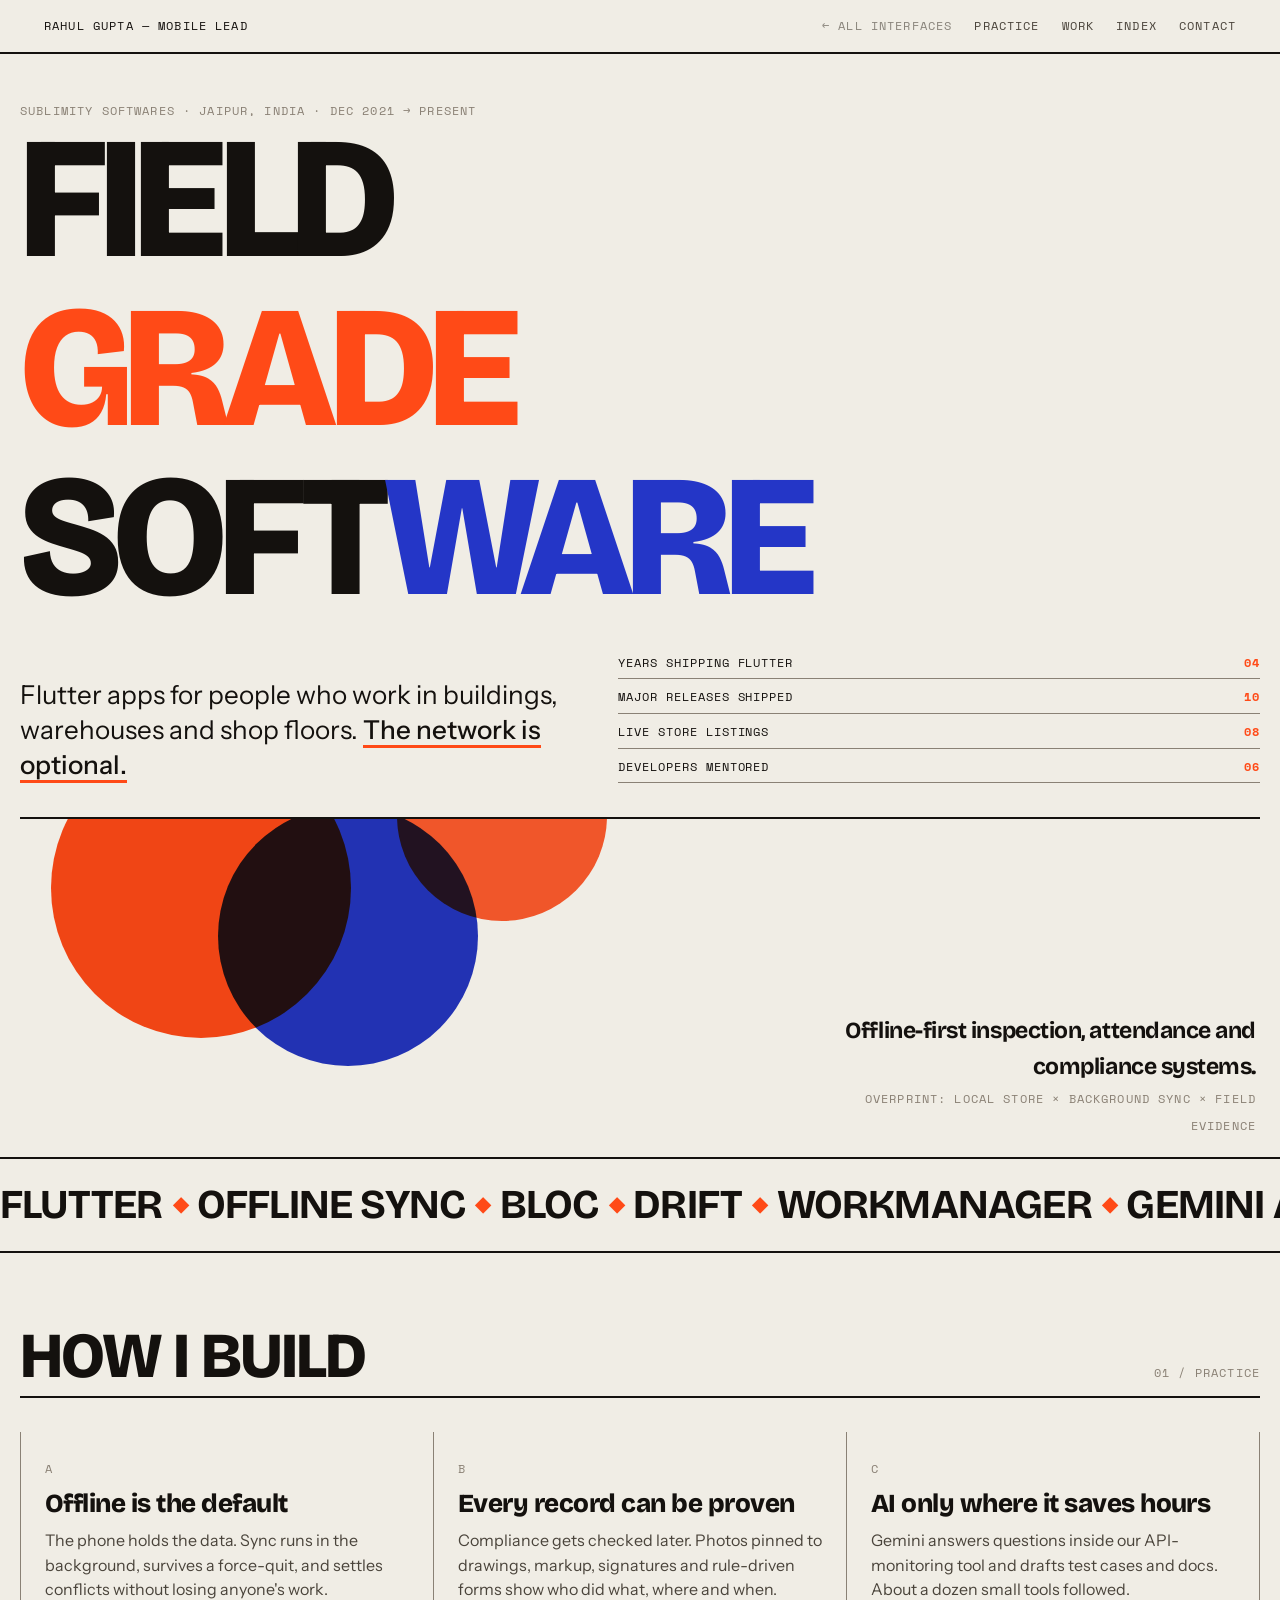
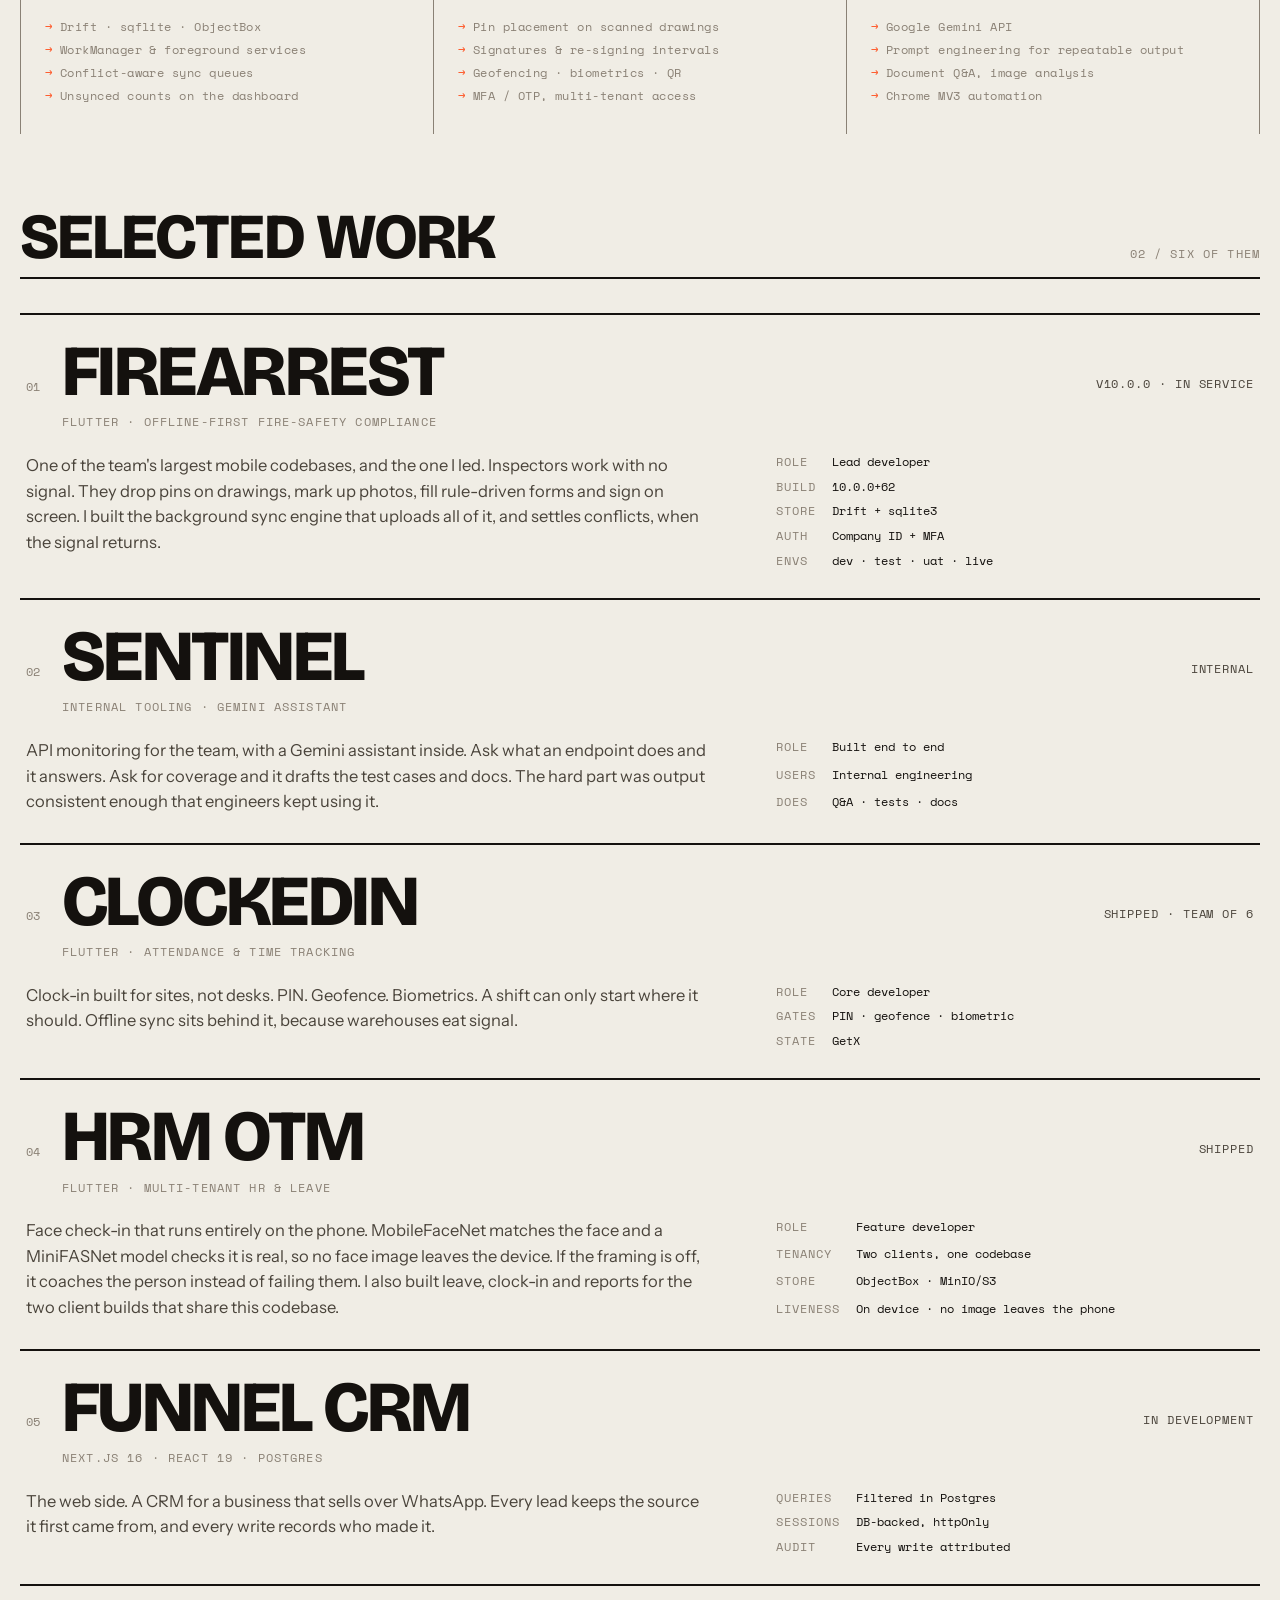
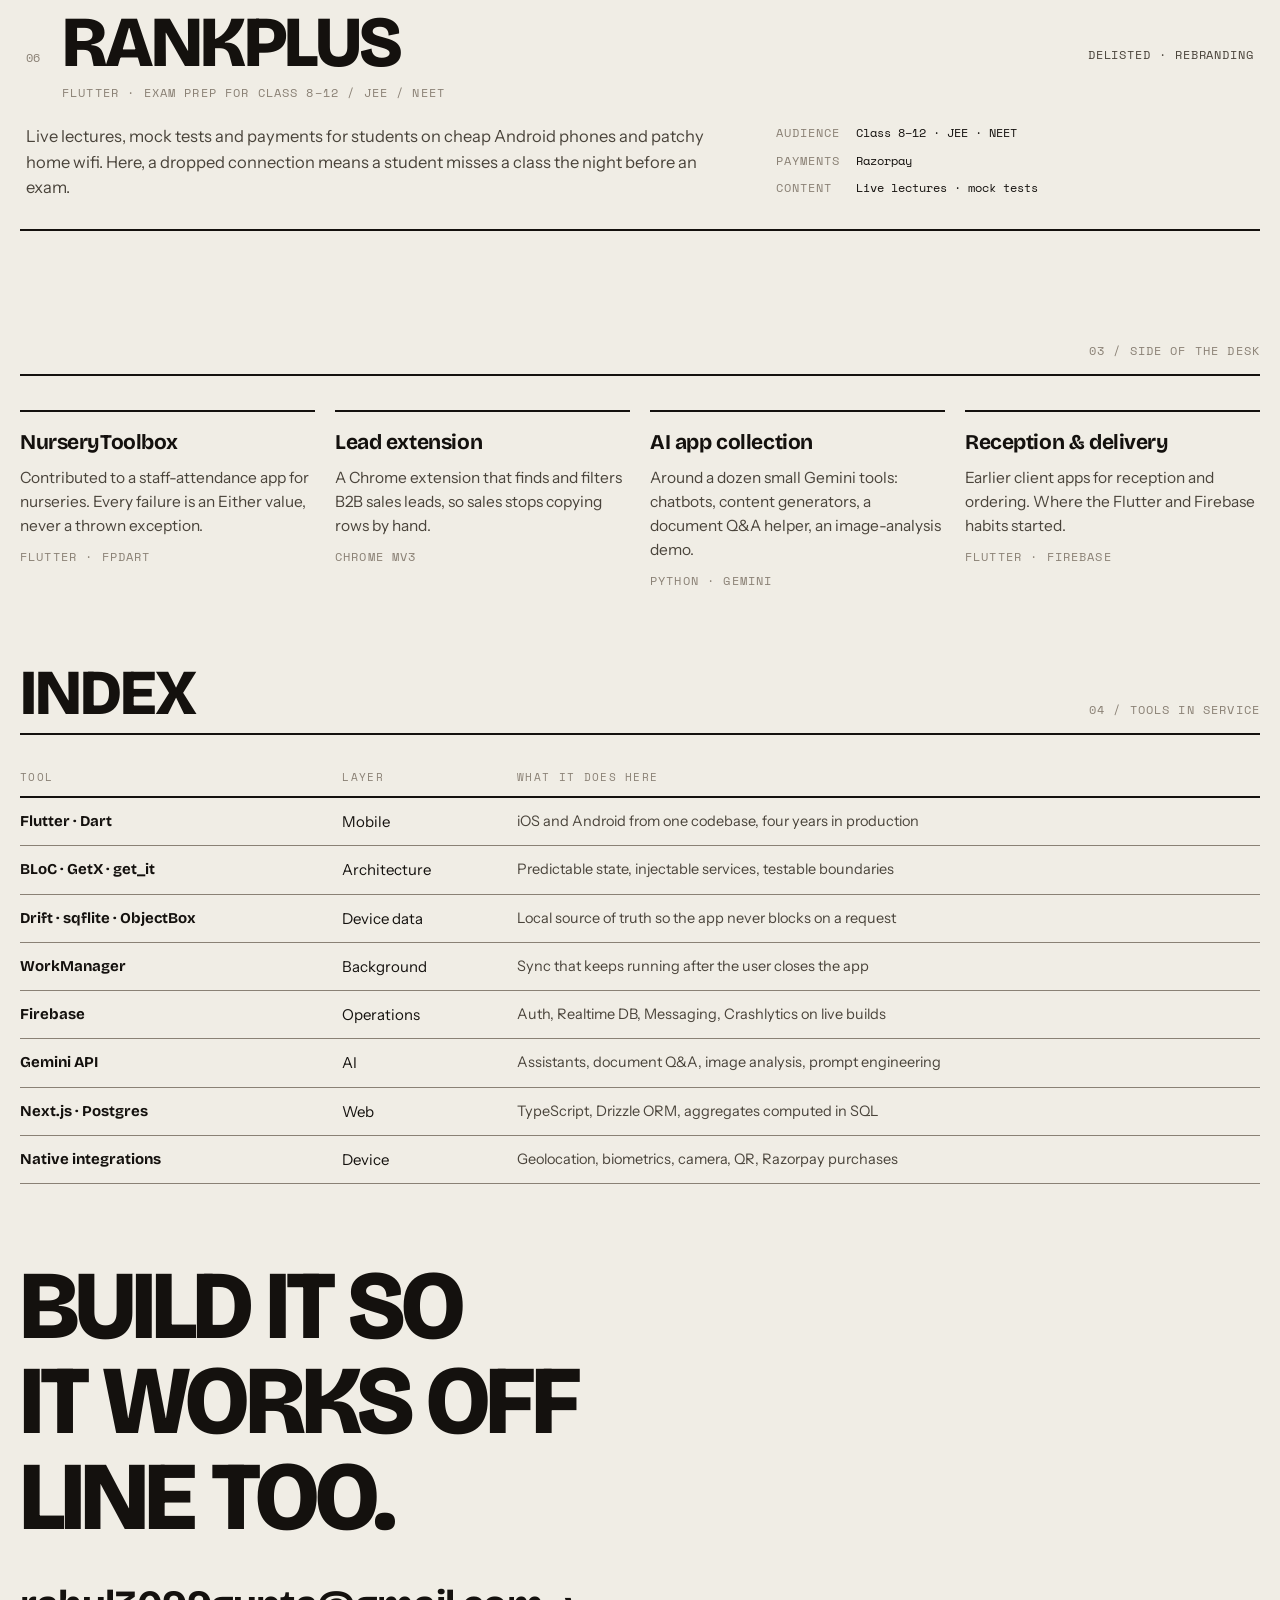
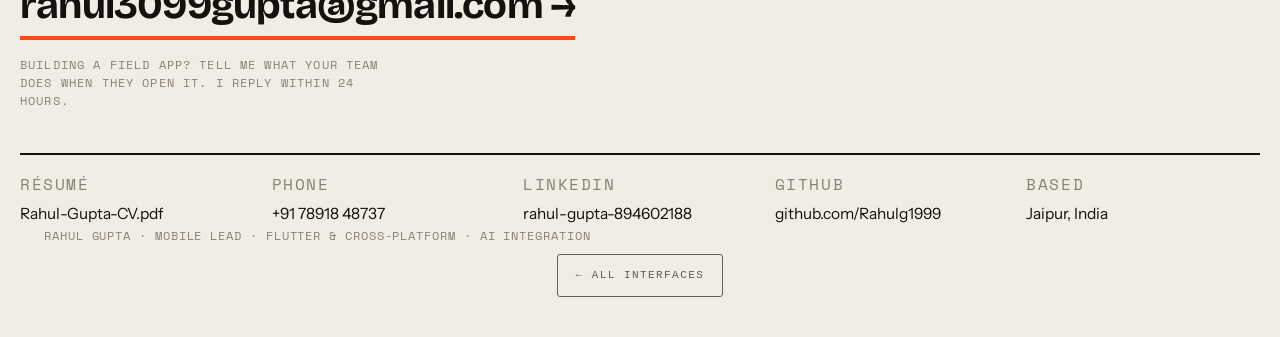
<file: notes/index.html>
<!doctype html>
<html lang="en">
<head>
<meta charset="utf-8">
<meta name="viewport" content="width=device-width, initial-scale=1, viewport-fit=cover">
<title>Field Notes — Rahul Gupta</title>
<meta name="description" content="Field Notes — Rahul Gupta, Mobile Lead. Offline-first Flutter apps, set in two-ink riso print.">
<meta name="author" content="Rahul Gupta">
<meta name="theme-color" content="#111013">
<meta property="og:type" content="website">
<meta property="og:title" content="Field Notes — Rahul Gupta">
<meta property="og:description" content="Field Notes — Rahul Gupta, Mobile Lead. Offline-first Flutter apps, set in two-ink riso print.">
<link rel="icon" type="image/svg+xml" href="../assets/favicon-fieldnotes.svg">
<link rel="icon" type="image/png" sizes="180x180" href="../assets/icons/fieldnotes-180.png">
<link rel="apple-touch-icon" href="../assets/icons/fieldnotes-180.png">
<meta property="og:image" content="https://portfoliorahulgupta.netlify.app/assets/icons/fieldnotes-og.jpg">
<meta name="twitter:card" content="summary">
<style>:root{color-scheme:light dark}*{-webkit-tap-highlight-color:transparent}body{margin:0}img{max-width:100%}[hidden]{display:none!important}</style>
</head>
<body>
<script>document.documentElement.className += " js";</script>
<link rel="preconnect" href="https://fonts.googleapis.com">
<link rel="preconnect" href="https://fonts.gstatic.com" crossorigin>
<link rel="stylesheet" href="https://fonts.googleapis.com/css2?family=Bricolage+Grotesque:opsz,wght@12..96,500;12..96,700;12..96,800&family=Instrument+Sans:wght@400;500&family=Space+Mono:wght@400;700&display=swap">
<style>
:root{
  --paper:#F0EDE5; --paper-2:#E6E1D5; --ink:#14110E; --ink-soft:#4A443B; --ink-faint:#8A8175;
  --blue:#2436C7; --orange:#FF4A17; --rule:#14110E;
  --blend:multiply; --dot:rgba(20,17,14,.16);
  --display:"Bricolage Grotesque","Helvetica Neue",Arial,sans-serif;
  --body:"Instrument Sans","Helvetica Neue",Arial,sans-serif;
  --mono:"Space Mono",ui-monospace,Menlo,monospace;
  color-scheme:light;
}
@media (prefers-color-scheme:dark){
  :root:not([data-theme="light"]){
    --paper:#14110E; --paper-2:#1D1915; --ink:#F0EDE5; --ink-soft:#B6AEA1; --ink-faint:#7C7367;
    --blue:#5A6BFF; --orange:#FF6B3D; --rule:#F0EDE5;
    --blend:screen; --dot:rgba(240,237,229,.13);
    color-scheme:dark;
  }
}
:root[data-theme="dark"]{
  --paper:#14110E; --paper-2:#1D1915; --ink:#F0EDE5; --ink-soft:#B6AEA1; --ink-faint:#7C7367;
  --blue:#5A6BFF; --orange:#FF6B3D; --rule:#F0EDE5;
  --blend:screen; --dot:rgba(240,237,229,.13);
  color-scheme:dark;
}

*{box-sizing:border-box}
html{scroll-behavior:smooth;overflow-x:clip}
body{
  margin:0;background:var(--paper);color:var(--ink);
  font-family:var(--body);font-size:17px;line-height:1.55;
  -webkit-font-smoothing:antialiased;overflow-x:hidden;
}
/* halftone tooth over the whole sheet */
body::after{
  content:"";position:fixed;inset:0;z-index:50;pointer-events:none;
  background-image:radial-gradient(var(--dot) 0.7px,transparent 0.7px);
  background-size:4px 4px;opacity:.5;
}
.hold{max-width:1240px;margin:0 auto;padding:0 24px}
p{margin:0}
a{color:inherit}
h1,h2,h3{margin:0;font-family:var(--display);font-weight:800;line-height:.92;letter-spacing:-.03em;text-wrap:balance}
:focus-visible{outline:3px solid var(--orange);outline-offset:3px}
::selection{background:var(--orange);color:var(--paper)}
.mono{font-family:var(--mono);font-size:11.5px;letter-spacing:.1em;text-transform:uppercase;color:var(--ink-faint)}

/* masked line reveal */
.ln{display:block;overflow:hidden;padding-bottom:.06em}
.ln>i{display:block;font-style:normal}
.js .ln>i{transform:translateY(110%);transition:transform 1.05s cubic-bezier(.16,.84,.3,1)}
.js .ln.go>i,.js .in .ln>i{transform:none}
.js .ln:nth-child(2)>i{transition-delay:.08s}
.js .ln:nth-child(3)>i{transition-delay:.16s}
.js .ln:nth-child(4)>i{transition-delay:.24s}
/* word-by-word */
.wd{display:inline-block}
.js .wd{opacity:0;transform:translateY(.45em) rotate(1.5deg);transition:opacity .55s ease,transform .55s cubic-bezier(.2,.75,.3,1)}
.js .in .wd{opacity:1;transform:none}
.js .fade{opacity:0;transform:translateY(16px);transition:opacity .8s ease,transform .8s cubic-bezier(.2,.75,.3,1)}
.js .fade.in{opacity:1;transform:none}
@media (prefers-reduced-motion:reduce){
  .js .ln>i,.js .wd,.js .fade{transform:none;opacity:1;transition:none}
  html{scroll-behavior:auto}
}

/* ============ press loader: two ink plates register, then the sheet lifts ============ */
#press{position:fixed;inset:0;z-index:100;background:var(--paper);display:grid;place-items:center;
  animation:sheet .8s cubic-bezier(.76,0,.24,1) 2.05s forwards}
#press .plates{position:relative;width:190px;height:190px}
#press .plates i{position:absolute;inset:0;margin:auto;width:118px;height:118px;border-radius:50%;mix-blend-mode:var(--blend)}
#press .plates i.k1{background:var(--orange);animation:reg1 1.5s cubic-bezier(.3,.8,.3,1) forwards}
#press .plates i.k2{background:var(--blue);animation:reg2 1.5s cubic-bezier(.3,.8,.3,1) .12s forwards}
@keyframes reg1{from{transform:translate(-84px,-30px) scale(.7)}to{transform:translate(-22px,0) scale(1)}}
@keyframes reg2{from{transform:translate(84px,34px) scale(.7)}to{transform:translate(22px,0) scale(1)}}
@keyframes sheet{to{transform:translateY(-101%)}}
#press .reg{position:absolute;width:26px;height:26px}
#press .reg::before,#press .reg::after{content:"";position:absolute;background:var(--ink)}
#press .reg::before{left:50%;top:0;bottom:0;width:1px}
#press .reg::after{top:50%;left:0;right:0;height:1px}
#press .reg.tl{left:16px;top:16px}#press .reg.br{right:16px;bottom:16px}
#press .cap{position:absolute;left:0;right:0;bottom:34px;text-align:center}
#press .cap b{display:block;font-family:var(--display);font-weight:800;font-size:clamp(26px,5vw,46px);text-transform:uppercase;letter-spacing:-.035em}
#press .cap span{font-family:var(--mono);font-size:11px;letter-spacing:.2em;text-transform:uppercase;color:var(--ink-faint)}
html:not(.js) #press{display:none}
@media (prefers-reduced-motion:reduce){#press{display:none}}

/* the pointer is an ink dot that overprints, trailing wet ink */
@media (hover:hover) and (pointer:fine){
  html.cur-on,html.cur-on *{cursor:none!important}
}
#ink,.wet{position:fixed;top:0;left:0;pointer-events:none;border-radius:50%;opacity:0;transition:opacity .3s ease,width .3s cubic-bezier(.2,.8,.3,1),height .3s cubic-bezier(.2,.8,.3,1),margin .3s cubic-bezier(.2,.8,.3,1)}
html.cur-live #ink{opacity:1}
#ink{width:20px;height:20px;margin:-10px 0 0 -10px;background:var(--orange);mix-blend-mode:var(--blend);z-index:56;display:grid;place-items:center}
/* the crop-and-registration mark a press operator lines the inks up with */
#ink::before,#ink::after{content:"";position:absolute;background:var(--orange);transition:opacity .25s ease}
#ink::before{left:50%;top:-11px;width:1px;height:42px;margin-left:-.5px}
#ink::after{top:50%;left:-11px;height:1px;width:42px;margin-top:-.5px}
#ink.big::before,#ink.big::after{opacity:0}
#ink.big{width:96px;height:96px;margin:-48px 0 0 -48px}
#ink .lb{font-family:var(--mono);font-size:10px;letter-spacing:.14em;text-transform:uppercase;color:var(--paper);opacity:0;transition:opacity .2s ease}
#ink.big .lb{opacity:1}
.wet{width:13px;height:13px;margin:-6.5px 0 0 -6.5px;background:var(--blue);mix-blend-mode:var(--blend);z-index:55}
html.cur-live .wet{opacity:.55}
html.cur-live .wet.w2{opacity:.3}
@media (prefers-reduced-motion:reduce){
  #ink,.wet{display:none!important}
  html.cur-on,html.cur-on *{cursor:auto!important}
}

/* top rule */
.top{position:sticky;top:0;z-index:40;padding-top:env(safe-area-inset-top);background:var(--paper);border-bottom:2px solid var(--rule)}
.top .hold{display:flex;align-items:center;justify-content:space-between;gap:16px;height:52px}
.top .mono{color:var(--ink)}
.top nav{display:flex;gap:22px}
.top nav a{font-family:var(--mono);font-size:11.5px;letter-spacing:.1em;text-transform:uppercase;text-decoration:none;color:var(--ink-soft)}
.top nav a:hover{color:var(--orange)}
@media (max-width:680px){.top nav a:nth-child(-n+2){display:none}}

/* hero */
.hero{padding:48px 0 0;position:relative}
.hero h1{font-size:clamp(58px,13.5vw,190px);text-transform:uppercase;letter-spacing:-.045em}
.hero h1 .o{color:var(--orange)}
.hero h1 .b{color:var(--blue)}
.hero-sub{display:grid;grid-template-columns:minmax(0,1fr) minmax(0,1.15fr);gap:40px;align-items:end;margin-top:26px;padding-bottom:34px;border-bottom:2px solid var(--rule)}
@media (max-width:880px){.hero-sub{grid-template-columns:1fr;gap:22px}}
.hero-sub p.big{font-size:clamp(19px,2.1vw,26px);line-height:1.35;color:var(--ink)}
.hero-sub p.big b{font-weight:500;background:linear-gradient(var(--orange),var(--orange)) bottom left/100% 3px no-repeat;padding-bottom:2px}
.hero-sub .side{display:flex;flex-direction:column;gap:9px}
.hero-sub .side span{display:flex;justify-content:space-between;gap:14px;border-bottom:1px solid var(--ink-faint);padding-bottom:6px;font-family:var(--mono);font-size:12px;text-transform:uppercase;letter-spacing:.08em}
.hero-sub .side span b{color:var(--orange);font-weight:700}

/* overprint plate */
.plate{position:relative;height:clamp(230px,27vw,340px);margin:0;overflow:hidden;border-bottom:2px solid var(--rule);background:var(--paper)}
.plate i{position:absolute;display:block;border-radius:50%;mix-blend-mode:var(--blend);transition:transform .5s cubic-bezier(.2,.7,.3,1)}
.plate i.a{width:30vw;height:30vw;max-width:300px;max-height:300px;background:var(--orange);left:4%;top:-24%}
.plate i.b{width:26vw;height:26vw;max-width:260px;max-height:260px;background:var(--blue);left:17%;top:-4%}
.plate i.c{width:20vw;height:20vw;max-width:210px;max-height:210px;background:var(--orange);left:31%;top:-32%;opacity:.9}
@media (max-width:760px){.plate i.a{width:44vw;height:44vw;left:-4%}.plate i.b{width:38vw;height:38vw;left:22%}.plate i.c{width:30vw;height:30vw;left:48%}}
.plate .cap{position:absolute;right:24px;bottom:20px;z-index:2;max-width:40ch;text-align:right}
.plate .cap b{font-family:var(--display);font-weight:700;font-size:clamp(17px,2vw,23px);display:block;letter-spacing:-.02em}

/* marquee */
.tape{border-bottom:2px solid var(--rule);overflow:hidden;background:var(--paper)}
.tape-run{display:flex;gap:0;width:max-content;animation:run 42s linear infinite}
.tape-run:hover{animation-play-state:paused}
@keyframes run{from{transform:translateX(0)}to{transform:translateX(-50%)}}
@media (prefers-reduced-motion:reduce){.tape-run{animation:none}}
.tape-run span{font-family:var(--display);font-weight:700;font-size:clamp(22px,3.2vw,42px);text-transform:uppercase;letter-spacing:-.02em;padding:14px 0;white-space:nowrap}
.tape-run span::after{content:"◆";color:var(--orange);margin:0 .5em;font-size:.5em;vertical-align:.35em}

/* sections */
.sec{padding:74px 0 0}
.sec-label{display:flex;align-items:baseline;justify-content:space-between;gap:16px;border-bottom:2px solid var(--rule);padding-bottom:10px;margin-bottom:34px}
.sec-label h2{font-size:clamp(30px,5vw,64px);text-transform:uppercase}

/* practice */
.trio{display:grid;grid-template-columns:repeat(auto-fit,minmax(280px,1fr));gap:0;border-left:1px solid var(--ink-faint)}
.tri{padding:22px 24px 30px;border-right:1px solid var(--ink-faint);transition:background .4s ease,transform .4s cubic-bezier(.2,.8,.3,1)}
.tri:hover{background:var(--paper-2);transform:translateY(-3px)}
.tri h3{font-size:26px;margin:12px 0 12px;letter-spacing:-.02em}
.tri p{color:var(--ink-soft);font-size:16px}
.tri ul{list-style:none;margin:16px 0 0;padding:0;display:flex;flex-direction:column;gap:5px}
.tri li{font-family:var(--mono);font-size:11.5px;letter-spacing:.04em;color:var(--ink-faint)}
.tri li::before{content:"→ ";color:var(--orange)}

/* work rows */
.rows{border-top:2px solid var(--rule)}
.row{border-bottom:2px solid var(--rule);position:relative;isolation:isolate;overflow:hidden}
.row::before{content:"";position:absolute;inset:0;background:var(--orange);transform:translateY(101%);transition:transform .5s cubic-bezier(.2,.8,.25,1);z-index:-1}
.row:hover::before{transform:none}
.row:hover,.row:focus-within{color:var(--paper)}
.row:hover .r-meta,.row:hover .r-kicker,.row:hover .r-note{color:var(--paper)}
.row:hover .r-num{color:var(--paper);opacity:.55}
@media (prefers-reduced-motion:reduce){.row::before{transition:none}}
.r-top{display:grid;grid-template-columns:auto minmax(0,1fr) auto;gap:22px;align-items:center;padding:22px 6px}
.r-num{font-family:var(--mono);font-size:12px;color:var(--ink-faint);padding-top:6px}
.r-name{font-family:var(--display);font-weight:800;font-size:clamp(30px,5.6vw,74px);text-transform:uppercase;letter-spacing:-.035em;line-height:.95}
.r-kicker{font-family:var(--mono);font-size:11.5px;letter-spacing:.1em;text-transform:uppercase;color:var(--ink-faint);margin-top:8px}
.r-meta{font-family:var(--mono);font-size:11.5px;letter-spacing:.08em;text-transform:uppercase;color:var(--ink-soft);white-space:nowrap}
.r-body{display:grid;grid-template-columns:minmax(0,1.5fr) minmax(0,1fr);gap:34px;padding:0 6px 28px}
@media (max-width:880px){.r-top{grid-template-columns:auto 1fr;gap:14px}.r-meta{display:none}.r-body{grid-template-columns:1fr;gap:16px}}
.r-note{color:var(--ink-soft);max-width:62ch;font-size:16.5px}
.r-facts{margin:0;display:grid;grid-template-columns:auto 1fr;gap:6px 16px;font-family:var(--mono);font-size:12px}
.r-facts dt{color:var(--ink-faint);text-transform:uppercase;letter-spacing:.08em;white-space:nowrap}
.r-facts dd{margin:0}

/* minor grid */
.minor{display:grid;grid-template-columns:repeat(auto-fit,minmax(250px,1fr));gap:20px}
.min{border-top:2px solid var(--rule);padding-top:14px;transition:transform .4s cubic-bezier(.2,.8,.3,1)}
.min:hover{transform:translateY(-4px)}
.min:hover h4{color:var(--orange)}
.min h4{transition:color .3s ease}
.min h4{font-family:var(--display);font-weight:700;font-size:21px;margin:0 0 8px;letter-spacing:-.02em}
.min p{color:var(--ink-soft);font-size:15.5px}
.min .mono{display:block;margin-top:10px}

/* index table */
.idx{width:100%;border-collapse:collapse;font-size:15px}
.idx th{text-align:left;font-family:var(--mono);font-size:11px;letter-spacing:.12em;text-transform:uppercase;color:var(--ink-faint);font-weight:400;padding:0 14px 10px 0;border-bottom:2px solid var(--rule)}
.idx td{padding:12px 14px 12px 0;border-bottom:1px solid var(--ink-faint);vertical-align:top}
.idx tr:hover td{background:var(--paper-2)}
.idx td:first-child{font-family:var(--display);font-weight:700;white-space:nowrap}
.idx td:last-child{color:var(--ink-soft);font-size:14.5px}
.idx-wrap{overflow-x:auto}

/* contact */
.end{padding:78px 0 0}
.end h2{font-size:clamp(38px,7.6vw,104px);text-transform:uppercase;letter-spacing:-.04em}
.end .cta{display:inline-block;margin-top:26px;font-family:var(--display);font-weight:700;font-size:clamp(22px,3.4vw,40px);text-decoration:none;border-bottom:4px solid var(--orange);letter-spacing:-.02em}
.end .cta:hover{color:var(--orange)}
.ends{display:grid;grid-template-columns:repeat(auto-fit,minmax(190px,1fr));gap:18px;margin-top:44px;padding-top:18px;border-top:2px solid var(--rule)}
.ends a,.ends span{display:block;text-decoration:none;font-size:15.5px}
.ends .mono{display:block;margin-bottom:5px}
.ends a:hover{color:var(--orange)}
footer{padding:56px 0 42px;font-family:var(--mono);font-size:11.5px;letter-spacing:.08em;text-transform:uppercase;color:var(--ink-faint)}
</style>

<div id="press">
  <span class="reg tl"></span><span class="reg br"></span>
  <span class="plates"><i class="k1"></i><i class="k2"></i></span>
  <span class="cap"><b>Field Notes</b><span>Registering plates · 2 inks</span></span>
</div>

<div id="ink" aria-hidden="true"><span class="lb">Read</span></div>
<div class="wet w2" aria-hidden="true"></div>
<div class="wet w1" aria-hidden="true"></div>

<div class="top">
  <div class="hold">
    <span class="mono">Rahul Gupta — Mobile Lead</span>
    <nav>
      <a class="rg-top" href="../">&larr; All interfaces</a>
      <a href="#practice">Practice</a>
      <a href="#work">Work</a>
      <a href="#index">Index</a>
      <a href="#contact">Contact</a>
    </nav>
  </div>
</div>

<main>
<section class="hero hold">
  <p class="mono">Sublimity Softwares · Jaipur, India · Dec 2021 → present</p>
  <h1>
    <span class="ln"><i>Field</i></span>
    <span class="ln"><i class="o">Grade</i></span>
    <span class="ln"><i>Soft<span class="b">ware</span></i></span>
  </h1>
  <div class="hero-sub">
    <p class="big fade">Flutter apps for people who work in buildings, warehouses and shop floors. <b>The network is optional.</b></p>
    <div class="side fade">
      <span>Years shipping Flutter <b>04</b></span>
      <span>Major releases shipped <b>10</b></span>
      <span>Live store listings <b>08</b></span>
      <span>Developers mentored <b>06</b></span>
    </div>
  </div>
</section>

<div class="plate">
  <i class="a"></i><i class="b"></i><i class="c"></i>
  <p class="cap"><b>Offline-first inspection, attendance and compliance systems.</b><span class="mono">Overprint: local store × background sync × field evidence</span></p>
</div>

<div class="tape">
  <div class="tape-run" id="tape">
    <span>Flutter</span><span>Offline sync</span><span>BLoC</span><span>Drift</span><span>WorkManager</span><span>Gemini API</span><span>Firebase</span><span>Next.js</span><span>Postgres</span><span>GetX</span><span>ObjectBox</span>
  </div>
</div>

<section class="sec hold" id="practice">
  <div class="sec-label"><h2 data-words>How I build</h2><span class="mono">01 / Practice</span></div>
  <div class="trio">
    <article class="tri fade">
      <span class="mono">A</span>
      <h3>Offline is the default</h3>
      <p>The phone holds the data. Sync runs in the background, survives a force-quit, and settles conflicts without losing anyone's work.</p>
      <ul><li>Drift · sqflite · ObjectBox</li><li>WorkManager &amp; foreground services</li><li>Conflict-aware sync queues</li><li>Unsynced counts on the dashboard</li></ul>
    </article>
    <article class="tri fade">
      <span class="mono">B</span>
      <h3>Every record can be proven</h3>
      <p>Compliance gets checked later. Photos pinned to drawings, markup, signatures and rule-driven forms show who did what, where and when.</p>
      <ul><li>Pin placement on scanned drawings</li><li>Signatures &amp; re-signing intervals</li><li>Geofencing · biometrics · QR</li><li>MFA / OTP, multi-tenant access</li></ul>
    </article>
    <article class="tri fade">
      <span class="mono">C</span>
      <h3>AI only where it saves hours</h3>
      <p>Gemini answers questions inside our API-monitoring tool and drafts test cases and docs. About a dozen small tools followed.</p>
      <ul><li>Google Gemini API</li><li>Prompt engineering for repeatable output</li><li>Document Q&amp;A, image analysis</li><li>Chrome MV3 automation</li></ul>
    </article>
  </div>
</section>

<section class="sec hold" id="work">
  <div class="sec-label"><h2 data-words>Selected work</h2><span class="mono">02 / Six of them</span></div>
  <div class="rows">

    <article class="row fade">
      <div class="r-top">
        <span class="r-num">01</span>
        <div><h3 class="r-name">FireArrest</h3><p class="r-kicker">Flutter · offline-first fire-safety compliance</p></div>
        <span class="r-meta">v10.0.0 · in service</span>
      </div>
      <div class="r-body">
        <p class="r-note">One of the team's largest mobile codebases, and the one I led. Inspectors work with no signal. They drop pins on drawings, mark up photos, fill rule-driven forms and sign on screen. I built the background sync engine that uploads all of it, and settles conflicts, when the signal returns.</p>
        <dl class="r-facts">
          <dt>Role</dt><dd>Lead developer</dd>
          <dt>Build</dt><dd>10.0.0+62</dd>
          <dt>Store</dt><dd>Drift + sqlite3</dd>
          <dt>Auth</dt><dd>Company ID + MFA</dd>
          <dt>Envs</dt><dd>dev · test · uat · live</dd>
        </dl>
      </div>
    </article>

    <article class="row fade">
      <div class="r-top">
        <span class="r-num">02</span>
        <div><h3 class="r-name">Sentinel</h3><p class="r-kicker">Internal tooling · Gemini assistant</p></div>
        <span class="r-meta">Internal</span>
      </div>
      <div class="r-body">
        <p class="r-note">API monitoring for the team, with a Gemini assistant inside. Ask what an endpoint does and it answers. Ask for coverage and it drafts the test cases and docs. The hard part was output consistent enough that engineers kept using it.</p>
        <dl class="r-facts">
          <dt>Role</dt><dd>Built end to end</dd>
          <dt>Users</dt><dd>Internal engineering</dd>
          <dt>Does</dt><dd>Q&amp;A · tests · docs</dd>
        </dl>
      </div>
    </article>

    <article class="row fade">
      <div class="r-top">
        <span class="r-num">03</span>
        <div><h3 class="r-name">ClockedIn</h3><p class="r-kicker">Flutter · attendance &amp; time tracking</p></div>
        <span class="r-meta">Shipped · team of 6</span>
      </div>
      <div class="r-body">
        <p class="r-note">Clock-in built for sites, not desks. PIN. Geofence. Biometrics. A shift can only start where it should. Offline sync sits behind it, because warehouses eat signal.</p>
        <dl class="r-facts">
          <dt>Role</dt><dd>Core developer</dd>
          <dt>Gates</dt><dd>PIN · geofence · biometric</dd>
          <dt>State</dt><dd>GetX</dd>
        </dl>
      </div>
    </article>

    <article class="row fade">
      <div class="r-top">
        <span class="r-num">04</span>
        <div><h3 class="r-name">HRM OTM</h3><p class="r-kicker">Flutter · multi-tenant HR &amp; leave</p></div>
        <span class="r-meta">Shipped</span>
      </div>
      <div class="r-body">
        <p class="r-note">Face check-in that runs entirely on the phone. MobileFaceNet matches the face and a MiniFASNet model checks it is real, so no face image leaves the device. If the framing is off, it coaches the person instead of failing them. I also built leave, clock-in and reports for the two client builds that share this codebase.</p>
        <dl class="r-facts">
          <dt>Role</dt><dd>Feature developer</dd>
          <dt>Tenancy</dt><dd>Two clients, one codebase</dd>
          <dt>Store</dt><dd>ObjectBox · MinIO/S3</dd>
          <dt>Liveness</dt><dd>On device · no image leaves the phone</dd>
        </dl>
      </div>
    </article>

    <article class="row fade">
      <div class="r-top">
        <span class="r-num">05</span>
        <div><h3 class="r-name">Funnel CRM</h3><p class="r-kicker">Next.js 16 · React 19 · Postgres</p></div>
        <span class="r-meta">In development</span>
      </div>
      <div class="r-body">
        <p class="r-note">The web side. A CRM for a business that sells over WhatsApp. Every lead keeps the source it first came from, and every write records who made it.</p>
        <dl class="r-facts">
          <dt>Queries</dt><dd>Filtered in Postgres</dd>
          <dt>Sessions</dt><dd>DB-backed, httpOnly</dd>
          <dt>Audit</dt><dd>Every write attributed</dd>
        </dl>
      </div>
    </article>

    <article class="row fade">
      <div class="r-top">
        <span class="r-num">06</span>
        <div><h3 class="r-name">Rankplus</h3><p class="r-kicker">Flutter · exam prep for Class 8–12 / JEE / NEET</p></div>
        <span class="r-meta">Delisted · rebranding</span>
      </div>
      <div class="r-body">
        <p class="r-note">Live lectures, mock tests and payments for students on cheap Android phones and patchy home wifi. Here, a dropped connection means a student misses a class the night before an exam.</p>
        <dl class="r-facts">
          <dt>Audience</dt><dd>Class 8–12 · JEE · NEET</dd>
          <dt>Payments</dt><dd>Razorpay</dd>
          <dt>Content</dt><dd>Live lectures · mock tests</dd>
        </dl>
      </div>
    </article>

  </div>
</section>

<section class="sec hold">
  <div class="sec-label"><h2 data-words>Also made</h2><span class="mono">03 / Side of the desk</span></div>
  <div class="minor">
    <div class="min fade"><h4>NurseryToolbox</h4><p>Contributed to a staff-attendance app for nurseries. Every failure is an Either value, never a thrown exception.</p><span class="mono">Flutter · fpdart</span></div>
    <div class="min fade"><h4>Lead extension</h4><p>A Chrome extension that finds and filters B2B sales leads, so sales stops copying rows by hand.</p><span class="mono">Chrome MV3</span></div>
    <div class="min fade"><h4>AI app collection</h4><p>Around a dozen small Gemini tools: chatbots, content generators, a document Q&amp;A helper, an image-analysis demo.</p><span class="mono">Python · Gemini</span></div>
    <div class="min fade"><h4>Reception &amp; delivery</h4><p>Earlier client apps for reception and ordering. Where the Flutter and Firebase habits started.</p><span class="mono">Flutter · Firebase</span></div>
  </div>
</section>

<section class="sec hold" id="index">
  <div class="sec-label"><h2 data-words>Index</h2><span class="mono">04 / Tools in service</span></div>
  <div class="idx-wrap fade">
    <table class="idx">
      <thead><tr><th>Tool</th><th>Layer</th><th>What it does here</th></tr></thead>
      <tbody>
        <tr><td>Flutter · Dart</td><td>Mobile</td><td>iOS and Android from one codebase, four years in production</td></tr>
        <tr><td>BLoC · GetX · get_it</td><td>Architecture</td><td>Predictable state, injectable services, testable boundaries</td></tr>
        <tr><td>Drift · sqflite · ObjectBox</td><td>Device data</td><td>Local source of truth so the app never blocks on a request</td></tr>
        <tr><td>WorkManager</td><td>Background</td><td>Sync that keeps running after the user closes the app</td></tr>
        <tr><td>Firebase</td><td>Operations</td><td>Auth, Realtime DB, Messaging, Crashlytics on live builds</td></tr>
        <tr><td>Gemini API</td><td>AI</td><td>Assistants, document Q&amp;A, image analysis, prompt engineering</td></tr>
        <tr><td>Next.js · Postgres</td><td>Web</td><td>TypeScript, Drizzle ORM, aggregates computed in SQL</td></tr>
        <tr><td>Native integrations</td><td>Device</td><td>Geolocation, biometrics, camera, QR, Razorpay purchases</td></tr>
      </tbody>
    </table>
  </div>
</section>

<section class="end hold" id="contact">
  <h2>
    <span class="ln"><i>Build it so</i></span>
    <span class="ln"><i>it works <span class="o">off</span></i></span>
    <span class="ln"><i><span class="o">line</span> too.</i></span>
  </h2>
  <a class="cta" href="mailto:rahul3099gupta@gmail.com">rahul3099gupta@gmail.com →</a>
  <p class="mono" style="margin-top:16px;max-width:52ch">Building a field app? Tell me what your team does when they open it. I reply within 24 hours.</p>
  <div class="ends">
    <div><span class="mono">Résumé</span><a href="../assets/Rahul-Gupta-CV.pdf" download>Rahul-Gupta-CV.pdf</a></div>
    <div><span class="mono">Phone</span><a href="tel:+917891848737">+91 78918 48737</a></div>
    <div><span class="mono">LinkedIn</span><a href="https://linkedin.com/in/rahul-gupta-894602188" target="_blank" rel="noopener noreferrer">rahul-gupta-894602188</a></div>
    <div><span class="mono">GitHub</span><a href="https://github.com/Rahulg1999" target="_blank" rel="noopener noreferrer">github.com/Rahulg1999</a></div>
    <div><span class="mono">Based</span><span>Jaipur, India</span></div>
  </div>
</section>
</main>

<footer class="hold">Rahul Gupta · Mobile Lead · Flutter &amp; cross-platform · AI integration</footer>

<script>
(function(){
  var reduce = window.matchMedia('(prefers-reduced-motion: reduce)').matches;

  /* hero lines run once the display face is ready */
  var heroLines = document.querySelectorAll('.hero h1 .ln');
  (document.fonts ? document.fonts.ready : Promise.resolve()).then(function(){
    heroLines.forEach(function(l, i){ setTimeout(function(){ l.classList.add('go'); }, 80 + i*120); });
  });

  /* split section headings into words for a stagger */
  document.querySelectorAll('[data-words]').forEach(function(el){
    el.innerHTML = el.textContent.split(/(\s+)/).map(function(t){
      return /^\s+$/.test(t) ? t : '<span class="wd">' + t + '</span>';
    }).join('');
    el.querySelectorAll('.wd').forEach(function(w, i){ w.style.transitionDelay = (i*0.06) + 's'; });
  });

  /* reveal on entry: headings, cards, rows */
  var targets = document.querySelectorAll('.fade, [data-words], .end h2 .ln');
  if('IntersectionObserver' in window){
    var io = new IntersectionObserver(function(entries){
      entries.forEach(function(en){
        if(!en.isIntersecting) return;
        en.target.classList.add('in','go');
        io.unobserve(en.target);
      });
    }, {rootMargin:'0px 0px -10% 0px', threshold:0.12});
    targets.forEach(function(t){ io.observe(t); });
  } else {
    targets.forEach(function(t){ t.classList.add('in','go'); });
  }

  /* clear the press once the sheet has lifted */
  var press = document.getElementById('press');
  if(press) setTimeout(function(){ press.remove(); }, reduce ? 0 : 3000);

  /* the ink-dot pointer, with wet ink trailing it */
  if(!reduce && window.matchMedia('(hover:hover) and (pointer:fine)').matches){
    var docEl = document.documentElement;
    var ink = document.getElementById('ink'), ilb = ink.querySelector('.lb');
    var wets = [document.querySelector('.wet.w1'), document.querySelector('.wet.w2')];
    docEl.classList.add('cur-on');
    var ix = innerWidth/2, iy = innerHeight/2, seen = false;
    var wp = wets.map(function(){ return {x:ix, y:iy}; });
    window.addEventListener('pointermove', function(e){
      ix = e.clientX; iy = e.clientY;
      if(!seen){ seen = true; docEl.classList.add('cur-live'); wp.forEach(function(w){ w.x = ix; w.y = iy; }); }
      ink.style.transform = 'translate(' + ix + 'px,' + iy + 'px)';
    }, {passive:true});
    document.addEventListener('pointerleave', function(){ seen = false; docEl.classList.remove('cur-live'); });
    (function wetLoop(){
      var e = [0.16, 0.09];
      wp.forEach(function(w, i){
        w.x += (ix - w.x) * e[i]; w.y += (iy - w.y) * e[i];
        wets[i].style.transform = 'translate(' + w.x.toFixed(1) + 'px,' + w.y.toFixed(1) + 'px)';
      });
      requestAnimationFrame(wetLoop);
    })();
    document.querySelectorAll('.row').forEach(function(r){
      r.addEventListener('pointerenter', function(){ ink.classList.add('big'); ilb.textContent = 'Read'; });
      r.addEventListener('pointerleave', function(){ ink.classList.remove('big'); });
    });
    document.querySelectorAll('a, .tri, .min').forEach(function(el){
      el.addEventListener('pointerenter', function(){ ink.classList.add('big'); ilb.textContent = el.tagName === 'A' ? 'Open' : 'Note'; });
      el.addEventListener('pointerleave', function(){ ink.classList.remove('big'); });
    });
  }

  /* duplicate the tape so the loop is seamless */
  var tape = document.getElementById('tape');
  if(tape && !reduce) tape.innerHTML = tape.innerHTML + tape.innerHTML;

  /* overprint plate drifts with the pointer */
  var plate = document.querySelector('.plate');
  if(plate && !reduce && window.matchMedia('(pointer:fine)').matches){
    var blobs = plate.querySelectorAll('i');
    plate.addEventListener('pointermove', function(e){
      var r = plate.getBoundingClientRect();
      var x = (e.clientX - r.left) / r.width - 0.5, y = (e.clientY - r.top) / r.height - 0.5;
      blobs.forEach(function(b, i){
        var k = (i + 1) * 14;
        b.style.transform = 'translate(' + (x*k).toFixed(1) + 'px,' + (y*k*0.6).toFixed(1) + 'px)';
      });
    });
  }
})();
</script>

<style>
/* "All interfaces" lives in the flow at the end of the page — a fixed chip
   floated over the text on phones, which is the bug this replaces. */
.rg-back{display:inline-flex;align-items:center;gap:8px;
  font-family:ui-monospace,"SF Mono",Menlo,monospace;font-size:11px;letter-spacing:.13em;text-transform:uppercase;
  color:inherit;text-decoration:none;padding:12px 18px;border:1px solid currentColor;border-radius:3px;
  opacity:.65;transition:opacity .3s ease,transform .3s cubic-bezier(.2,.8,.3,1)}
.rg-back:hover,.rg-back:focus-visible{opacity:1;transform:translateY(-2px)}
.rg-foot{display:flex;justify-content:center;padding:10px 20px calc(40px + env(safe-area-inset-bottom))}
/* the same link, small, in the header nav */
.rg-top{font-family:ui-monospace,"SF Mono",Menlo,monospace;font-size:10.5px;letter-spacing:.12em;
  text-transform:uppercase;text-decoration:none;color:inherit;opacity:.62;white-space:nowrap}
.rg-top:hover{opacity:1}
@media print{.rg-back,.rg-foot,.rg-top{display:none}}
</style>
<div class="rg-foot"><a class="rg-back" href="../" aria-label="Back to all five interfaces">&larr; All interfaces</a></div>
</body>
</html>
</file>
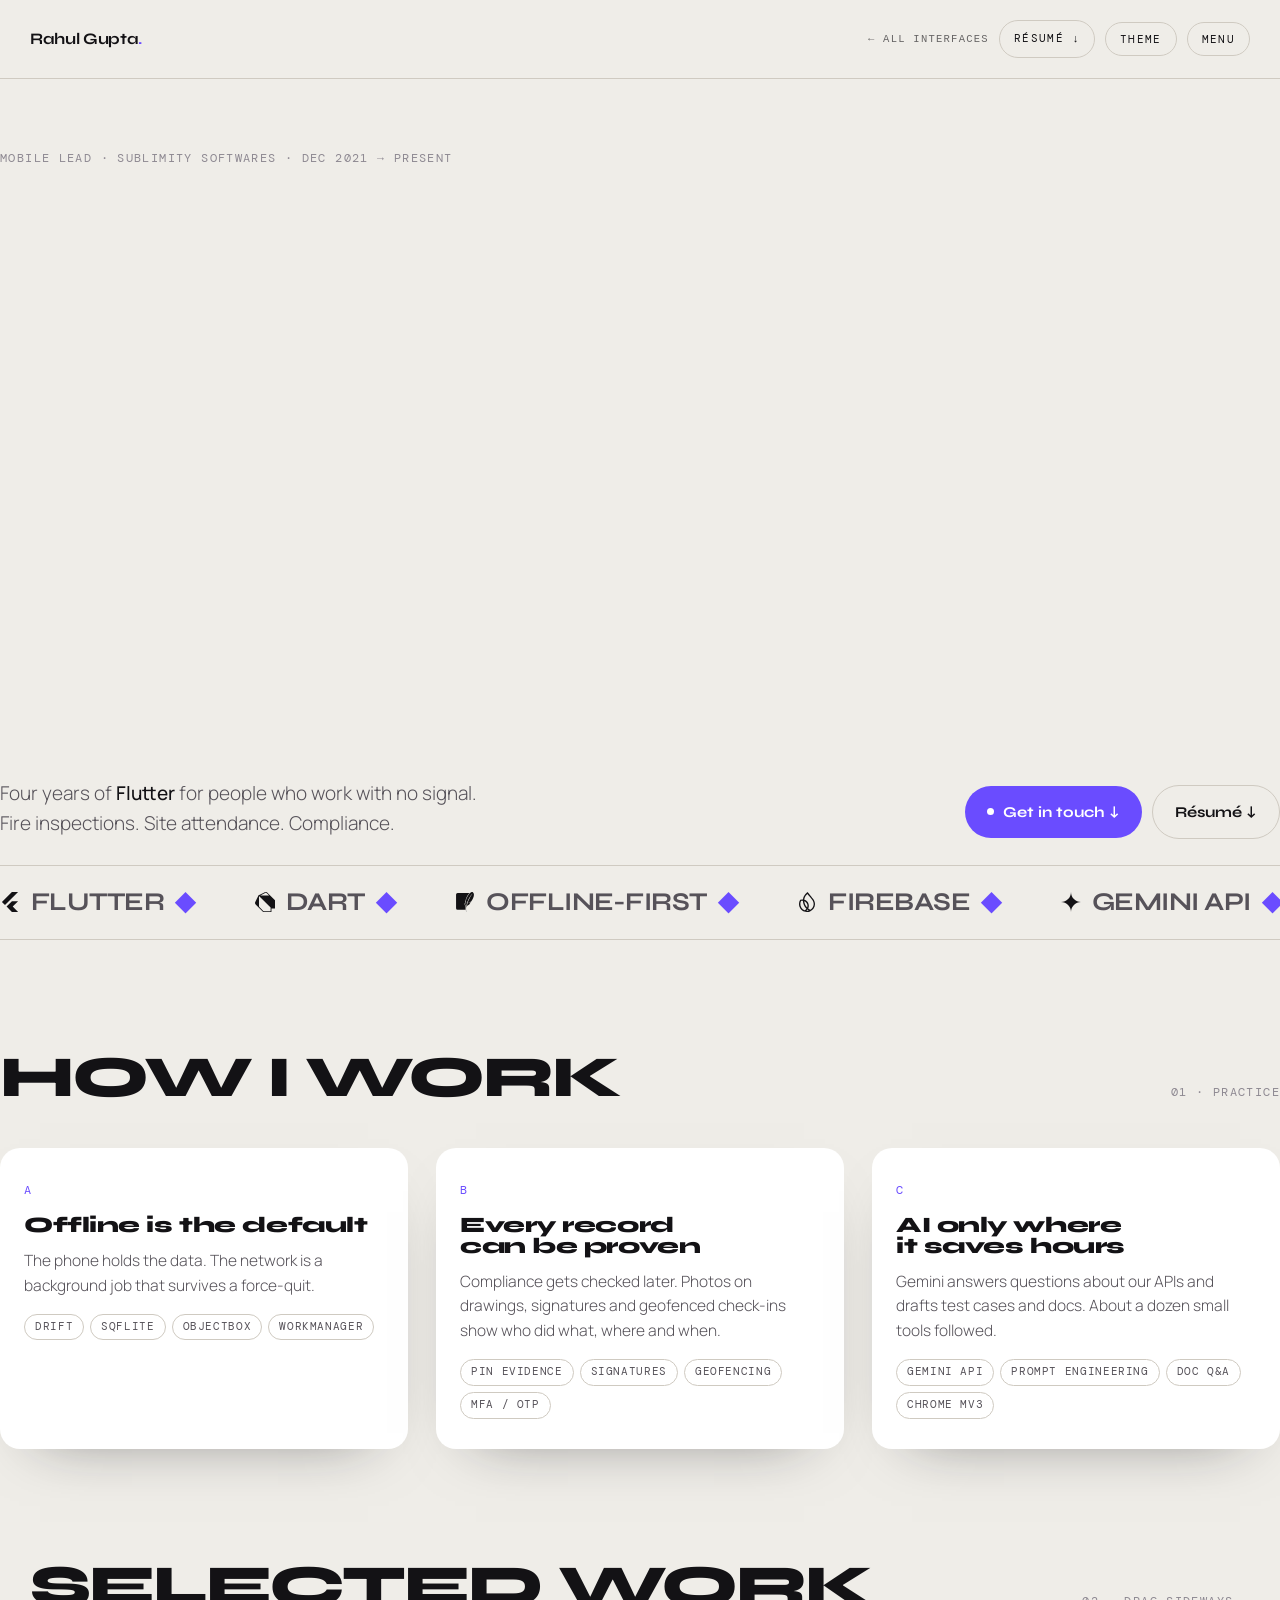
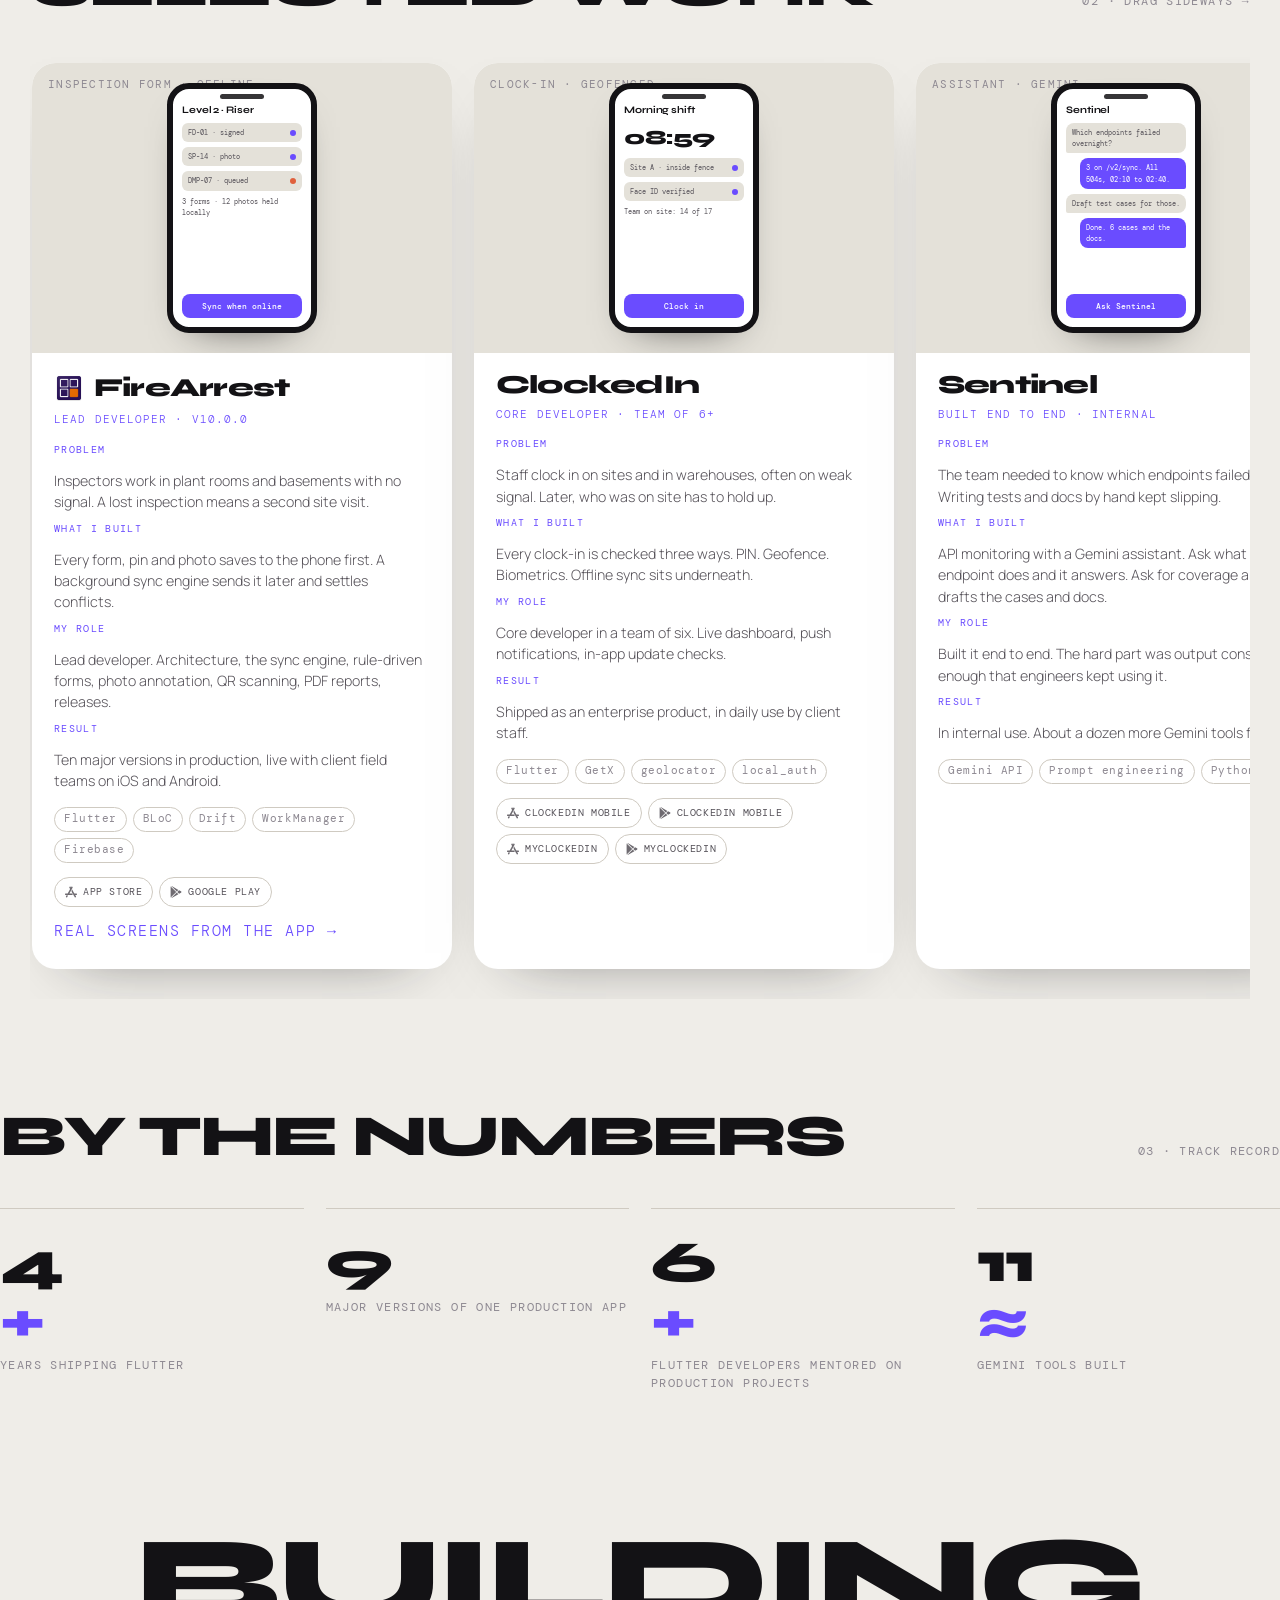
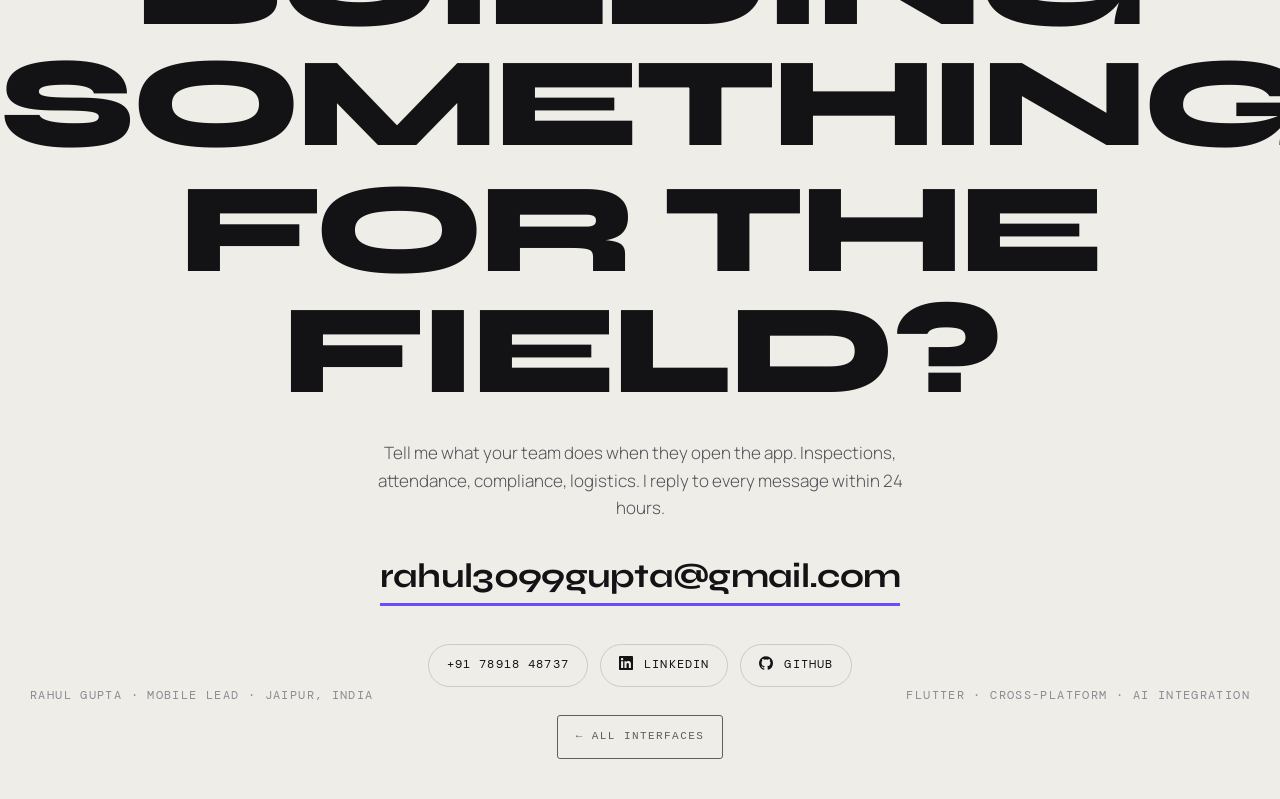
<file: studio/index.html>
<!doctype html>
<html lang="en">
<head>
<meta charset="utf-8">
<meta name="viewport" content="width=device-width, initial-scale=1, viewport-fit=cover">
<title>Rahul Gupta — Studio</title>
<meta name="description" content="Rahul Gupta — Mobile Lead. Offline-first Flutter, field apps, and Gemini integration.">
<meta name="author" content="Rahul Gupta">
<meta name="theme-color" content="#111013">
<meta property="og:type" content="website">
<meta property="og:title" content="Rahul Gupta — Studio">
<meta property="og:description" content="Rahul Gupta — Mobile Lead. Offline-first Flutter, field apps, and Gemini integration.">
<link rel="icon" type="image/svg+xml" href="../assets/favicon-studio.svg">
<link rel="icon" type="image/png" sizes="180x180" href="../assets/icons/studio-180.png">
<link rel="apple-touch-icon" href="../assets/icons/studio-180.png">
<meta property="og:image" content="https://portfoliorahulgupta.netlify.app/assets/icons/studio-og.jpg">
<meta name="twitter:card" content="summary">
<style>:root{color-scheme:light dark}*{-webkit-tap-highlight-color:transparent}body{margin:0}img{max-width:100%}[hidden]{display:none!important}</style>
</head>
<body>
<script>document.documentElement.className += " js";</script>
<link rel="preconnect" href="https://fonts.googleapis.com">
<link rel="preconnect" href="https://fonts.gstatic.com" crossorigin>
<link rel="stylesheet" href="https://fonts.googleapis.com/css2?family=Syne:wght@600;700;800&family=Manrope:wght@300;400;500&family=DM+Mono:wght@400;500&display=swap">
<style>
:root{
  --bg:#EFEDE8; --bg-2:#E4E1D9; --card:#FFFFFF;
  --fg:#131215; --fg-soft:#565259; --fg-faint:#8E8992;
  --line:#CFCAC1; --accent:#6A4CFF; --accent-ink:#FFFFFF;
  --shadow:0 24px 60px -40px rgba(19,18,21,.55);
  --display:"Syne","Helvetica Neue",Arial,sans-serif;
  --body:"Manrope","Helvetica Neue",Arial,sans-serif;
  --mono:"DM Mono",ui-monospace,Menlo,monospace;
  color-scheme:light;
}
@media (prefers-color-scheme:dark){
  :root:not([data-theme="light"]){
    --bg:#111013; --bg-2:#191820; --card:#1D1B24;
    --fg:#F1EFEA; --fg-soft:#ABA5B2; --fg-faint:#736D7B;
    --line:#2C2A34; --accent:#8F79FF; --accent-ink:#131215;
    --shadow:0 30px 70px -46px rgba(0,0,0,.9);
    color-scheme:dark;
  }
}
:root[data-theme="dark"]{
  --bg:#111013; --bg-2:#191820; --card:#1D1B24;
  --fg:#F1EFEA; --fg-soft:#ABA5B2; --fg-faint:#736D7B;
  --line:#2C2A34; --accent:#8F79FF; --accent-ink:#131215;
  --shadow:0 30px 70px -46px rgba(0,0,0,.9);
  color-scheme:dark;
}

*{box-sizing:border-box}
html{scroll-behavior:smooth;overflow-x:clip}
body{margin:0;background:var(--bg);color:var(--fg);font-family:var(--body);font-size:17px;line-height:1.6;-webkit-font-smoothing:antialiased;overflow-x:hidden}
.hold{max-width:1300px;margin:0 auto;padding:0 30px}
p{margin:0}
a{color:inherit}
h1,h2,h3{margin:0;font-family:var(--display);font-weight:800;line-height:.94;letter-spacing:-.035em;text-wrap:balance}
:focus-visible{outline:3px solid var(--accent);outline-offset:4px}
::selection{background:var(--accent);color:var(--accent-ink)}
.mono{font-family:var(--mono);font-size:11.5px;letter-spacing:.12em;text-transform:uppercase;color:var(--fg-faint)}

/* ---------- preloader: pure CSS curtain, JS only fills the counter ---------- */
#pre{position:fixed;inset:0;z-index:100;background:var(--bg);display:flex;align-items:flex-end;justify-content:space-between;padding:40px 30px;
  animation:curtain .9s cubic-bezier(.76,0,.24,1) 1.9s forwards}
#pre .word{font-family:var(--display);font-weight:800;font-size:clamp(38px,7vw,86px);letter-spacing:-.04em;line-height:1;overflow:hidden}
#pre .word i{display:block;font-style:normal;animation:up 1s cubic-bezier(.16,.84,.3,1) .15s backwards}
#pre .word i:nth-child(2){animation-delay:.26s}
#pre .num{font-family:var(--mono);font-size:clamp(30px,5vw,58px);color:var(--fg);letter-spacing:-.02em;font-variant-numeric:tabular-nums}
#pre .bar{position:absolute;left:0;bottom:0;height:2px;background:var(--accent);width:0;animation:load 1.85s cubic-bezier(.5,0,.2,1) forwards}
@keyframes up{from{transform:translateY(105%)}to{transform:none}}
@keyframes load{to{width:100%}}
@keyframes curtain{to{transform:translateY(-101%)}}
html:not(.js) #pre{display:none}
@media (prefers-reduced-motion:reduce){#pre{display:none}}

/* ---------- custom cursor ---------- */
#dot,#ring{position:fixed;top:0;left:0;z-index:90;pointer-events:none;border-radius:50%;opacity:0}
#dot{width:6px;height:6px;background:var(--accent);margin:-3px 0 0 -3px}
#ring{width:38px;height:38px;border:1px solid var(--fg-faint);margin:-19px 0 0 -19px;transition:width .25s ease,height .25s ease,margin .25s ease,background .25s ease,border-color .25s ease}
#ring.big{width:82px;height:82px;margin:-41px 0 0 -41px;background:var(--accent);border-color:transparent}
#ring .lbl{position:absolute;inset:0;display:grid;place-items:center;font-family:var(--mono);font-size:10px;letter-spacing:.1em;text-transform:uppercase;color:var(--accent-ink);opacity:0;transition:opacity .2s ease}
#ring.big .lbl{opacity:1}
@media (hover:none),(prefers-reduced-motion:reduce){#dot,#ring{display:none!important}}
/* the ring IS the pointer here — hand the arrow back if it never switches on */
@media (hover:hover) and (pointer:fine){
  html.cur-on,html.cur-on *{cursor:none!important}
}
@media (hover:none),(prefers-reduced-motion:reduce){
  html.cur-on,html.cur-on *{cursor:auto!important}
}

/* ---------- header ---------- */
.hdr{position:fixed;top:0;left:0;right:0;z-index:70;padding-top:env(safe-area-inset-top);background:color-mix(in srgb,var(--bg) 86%,transparent);backdrop-filter:blur(10px);-webkit-backdrop-filter:blur(10px);border-bottom:1px solid var(--line)}
.hdr .hold{display:flex;align-items:center;justify-content:space-between;height:78px}
.brand{font-family:var(--display);font-weight:700;font-size:16px;letter-spacing:-.02em;text-decoration:none;white-space:nowrap}
.brand span{color:var(--accent)}
.hdr-right{display:flex;align-items:center;gap:10px;flex-wrap:nowrap}
@media (max-width:620px){
  .hdr .hold{height:62px;gap:10px}
  .brand{font-size:14px}
  .tbtn,.mbtn{padding:7px 10px;font-size:10px;white-space:nowrap}
  .hdr-right .rg-top{display:none}          /* the footer link carries it on small screens */
  .hdr-right a.tbtn[download]{padding:7px 9px}
}
@media (max-width:400px){ .hdr-right .tbtn:not([download]){display:none} }
.tbtn{text-decoration:none;display:inline-flex;align-items:center}
.tbtn,.mbtn{font-family:var(--mono);font-size:11px;letter-spacing:.12em;text-transform:uppercase;background:none;border:1px solid var(--line);color:var(--fg);padding:9px 14px;cursor:pointer;border-radius:100px;transition:background .3s ease,color .3s ease,border-color .3s ease}
.tbtn:hover,.mbtn:hover{background:var(--fg);color:var(--bg);border-color:var(--fg)}

/* ---------- overlay menu ---------- */
#menu{position:fixed;inset:0;z-index:80;background:var(--fg);color:var(--bg);display:flex;flex-direction:column;justify-content:center;
  clip-path:inset(0 0 100% 0);transition:clip-path .75s cubic-bezier(.76,0,.24,1);pointer-events:none}
#menu.open{clip-path:inset(0 0 0 0);pointer-events:auto}
#menu a{display:block;font-family:var(--display);font-weight:800;font-size:clamp(38px,9vw,110px);letter-spacing:-.04em;text-decoration:none;line-height:1.02;
  opacity:0;transform:translateY(28px);transition:opacity .5s ease,transform .6s cubic-bezier(.2,.8,.3,1),color .3s ease}
#menu.open a{opacity:1;transform:none}
#menu.open a:nth-child(1){transition-delay:.26s}
#menu.open a:nth-child(2){transition-delay:.32s}
#menu.open a:nth-child(3){transition-delay:.38s}
#menu.open a:nth-child(4){transition-delay:.44s}
#menu a:hover{color:var(--accent)}
#menu .close{position:absolute;top:26px;right:30px;background:none;border:1px solid rgba(255,255,255,.28);color:inherit;font-family:var(--mono);font-size:11px;letter-spacing:.12em;text-transform:uppercase;padding:9px 14px;border-radius:100px;cursor:pointer}
#menu .foot{position:absolute;left:30px;bottom:28px;font-family:var(--mono);font-size:11.5px;letter-spacing:.1em;text-transform:uppercase;opacity:.66}
@media (prefers-reduced-motion:reduce){#menu{transition:none}#menu a{transition:none;opacity:1;transform:none}}

/* ---------- type reveal ---------- */
.ln{display:block;overflow:hidden;padding-bottom:.05em}
.ln>i{display:block;font-style:normal}
.js .ln>i{transform:translateY(110%);transition:transform 1.05s cubic-bezier(.16,.84,.3,1)}
.js .ln.go>i,.js .in .ln>i{transform:none}
.js .ln:nth-child(2)>i{transition-delay:.08s}
.js .ln:nth-child(3)>i{transition-delay:.16s}
.js .fade{opacity:0;transform:translateY(20px);transition:opacity .85s ease,transform .85s cubic-bezier(.2,.8,.3,1)}
.js .fade.in{opacity:1;transform:none}
@media (prefers-reduced-motion:reduce){.js .ln>i,.js .fade{transform:none;opacity:1;transition:none}html{scroll-behavior:auto}}

/* ---------- hero ---------- */
.hero{padding:150px 0 0}
.hero h1{font-size:clamp(52px,11.5vw,166px);text-transform:uppercase}
.hero h1 .thin{font-weight:600;color:var(--fg-soft)}
.hero-row{display:flex;justify-content:space-between;align-items:flex-end;gap:40px;flex-wrap:wrap;margin-top:34px;padding-bottom:26px;border-bottom:1px solid var(--line)}
.hero-row p{max-width:46ch;font-size:19px;font-weight:300;color:var(--fg-soft)}
.hero-row p b{color:var(--fg);font-weight:500}
.pill{display:inline-flex;align-items:center;gap:9px;background:var(--accent);color:var(--accent-ink);border-radius:100px;padding:14px 22px;font-family:var(--display);font-weight:700;font-size:15px;text-decoration:none;white-space:nowrap;transition:transform .25s cubic-bezier(.2,.8,.3,1)}
.hero-cta{display:flex;gap:10px;flex-wrap:wrap;align-items:center}
.pill.quiet{background:transparent;color:var(--fg);border:1px solid var(--line)}
.pill.quiet:hover{border-color:var(--fg)}
.pill i{width:7px;height:7px;border-radius:50%;background:var(--accent-ink);display:block;animation:live 2.2s ease-in-out infinite}
@keyframes live{0%,100%{opacity:1}50%{opacity:.3}}
@media (prefers-reduced-motion:reduce){.pill i{animation:none}}

/* ---------- marquee ---------- */
.tape{margin-top:0;border-bottom:1px solid var(--line);overflow:hidden;padding:16px 0}
.tape-run{display:flex;width:max-content;animation:run 34s linear infinite;gap:0}
.tape-run:hover{animation-play-state:paused}
@keyframes run{from{transform:translateX(0)}to{transform:translateX(-50%)}}
@media (prefers-reduced-motion:reduce){.tape-run{animation:none}}
.tape-run span{font-family:var(--display);font-weight:700;font-size:clamp(17px,2vw,26px);text-transform:uppercase;letter-spacing:-.02em;padding-right:30px;white-space:nowrap;color:var(--fg-soft);display:inline-flex;align-items:center;gap:11px}
.tape-run span svg{color:var(--fg);flex:0 0 auto}
.tape-run span b{color:var(--accent);font-weight:700;padding-right:30px}

/* ---------- sections ---------- */
.sec{padding:110px 0 0}
.sec-top{display:flex;align-items:baseline;justify-content:space-between;gap:20px;margin-bottom:44px}
.sec-top h2{font-size:clamp(30px,4.6vw,58px);text-transform:uppercase}

/* about */
.abouts{display:grid;grid-template-columns:repeat(auto-fit,minmax(270px,1fr));gap:28px}
.ab{background:var(--card);border-radius:20px;padding:26px 24px 30px;box-shadow:var(--shadow)}
.ab h3{font-size:22px;margin:14px 0 12px;letter-spacing:-.02em}
.ab p{color:var(--fg-soft);font-size:15.5px;font-weight:300}
.ab ul{list-style:none;margin:16px 0 0;padding:0;display:flex;flex-wrap:wrap;gap:6px}
.ab li{font-family:var(--mono);font-size:10.5px;letter-spacing:.06em;text-transform:uppercase;border:1px solid var(--line);border-radius:100px;padding:4px 10px;color:var(--fg-soft)}
.ab .n{font-family:var(--mono);font-size:11.5px;color:var(--accent);letter-spacing:.14em}

/* ---------- horizontal work gallery ---------- */
.gallery{display:flex;gap:22px;overflow-x:auto;scroll-snap-type:x mandatory;padding:6px 2px 30px;margin:0;-webkit-overflow-scrolling:touch;scrollbar-width:thin;cursor:grab}
.gallery::-webkit-scrollbar{height:6px}
.gallery::-webkit-scrollbar-thumb{background:var(--line);border-radius:10px}
.proj{flex:0 0 min(420px,82vw);scroll-snap-align:center;background:var(--card);border-radius:24px;overflow:hidden;box-shadow:var(--shadow);display:flex;flex-direction:column}
.proj-vis{height:290px;background:var(--bg-2);display:grid;place-items:center;position:relative;overflow:hidden}
.proj-vis .tagline{position:absolute;top:14px;left:16px;font-family:var(--mono);font-size:10.5px;letter-spacing:.12em;text-transform:uppercase;color:var(--fg-faint)}
.proj-info{padding:20px 22px 26px}
.proj-info h3{font-size:26px;letter-spacing:-.03em;display:flex;align-items:center;gap:10px}
.proj-info h3 .appic{width:30px;height:30px;border-radius:8px;flex:0 0 auto}
.proj-info h3 .st{font-family:var(--mono);font-size:9.5px;font-weight:500;letter-spacing:.14em;text-transform:uppercase;
  color:var(--fg-faint);border:1px solid var(--line);border-radius:100px;padding:4px 9px;white-space:nowrap}
.proj-info .role{font-family:var(--mono);font-size:11px;letter-spacing:.1em;text-transform:uppercase;color:var(--accent);margin-top:8px}
.proj-info p{margin-top:12px;font-size:15px;font-weight:300;color:var(--fg-soft)}
.mini-case{margin:14px 0 0;display:grid;gap:9px}
.mini-case dt{font-family:var(--mono);font-size:9.5px;letter-spacing:.14em;text-transform:uppercase;color:var(--accent)}
.mini-case dd{margin:3px 0 0;font-size:14.2px;line-height:1.5;font-weight:300;color:var(--fg-soft)}
.proj-info .facts{display:flex;flex-wrap:wrap;gap:6px;margin-top:16px}
.stores{display:flex;flex-wrap:wrap;gap:6px;margin-top:14px}
.realshots{margin-top:12px;font-family:var(--mono);font-size:10.5px;letter-spacing:.1em;text-transform:uppercase}
.realshots a{color:var(--accent);text-decoration:none;border-bottom:1px solid transparent}
.realshots a:hover{border-bottom-color:currentColor}
.stores a{display:inline-flex;align-items:center;gap:6px;font-family:var(--mono);font-size:10px;letter-spacing:.06em;
  text-transform:uppercase;text-decoration:none;border:1px solid var(--line);border-radius:100px;padding:6px 10px;color:var(--fg-soft)}
.stores a:hover{border-color:var(--accent);color:var(--accent)}
.stores a svg{flex:0 0 auto;opacity:.85}
.proj-info .facts span{font-family:var(--mono);font-size:10.5px;letter-spacing:.05em;color:var(--fg-faint);border:1px solid var(--line);border-radius:100px;padding:3px 9px}

/* the device and its little live screens */
.phone{width:150px;height:250px;background:var(--card);border-radius:22px;border:6px solid var(--fg);position:relative;overflow:hidden;box-shadow:0 18px 40px -26px rgba(0,0,0,.7);transition:transform .5s cubic-bezier(.2,.8,.3,1)}
.proj:hover .phone{transform:translateY(-8px) rotate(-1.5deg)}
@media (prefers-reduced-motion:reduce){.proj:hover .phone{transform:none}}
.phone::before{content:"";position:absolute;top:5px;left:50%;transform:translateX(-50%);width:44px;height:5px;border-radius:100px;background:var(--fg);opacity:.85}
.scr{position:absolute;inset:14px 9px 9px;font-family:var(--mono);font-size:7.4px;line-height:1.5;color:var(--fg-soft);display:flex;flex-direction:column;gap:5px}
.scr .hd{font-family:var(--display);font-weight:700;font-size:10px;color:var(--fg);letter-spacing:-.01em}
.scr .rowi{display:flex;justify-content:space-between;align-items:center;gap:6px;background:var(--bg-2);border-radius:6px;padding:4px 6px}
.scr .dotg{width:6px;height:6px;border-radius:50%;background:var(--accent);flex:0 0 auto}
.scr .dotg.warn{background:#E0603C}
.scr .btn{margin-top:auto;background:var(--accent);color:var(--accent-ink);border-radius:8px;text-align:center;padding:6px 0;font-weight:500;font-size:8px}
.scr .bars{display:flex;align-items:flex-end;gap:3px;height:44px}
.scr .bars i{flex:1;background:var(--accent);border-radius:2px 2px 0 0;display:block;opacity:.9}
.scr .bub{background:var(--bg-2);border-radius:8px 8px 8px 2px;padding:4px 6px}
.scr .bub.me{background:var(--accent);color:var(--accent-ink);border-radius:8px 8px 2px 8px;margin-left:14px}
.scr .ring{width:52px;height:52px;border-radius:50%;border:5px solid var(--bg-2);border-top-color:var(--accent);border-right-color:var(--accent);margin:4px auto;display:grid;place-items:center;font-family:var(--display);font-weight:700;font-size:11px;color:var(--fg)}
.scr .big{font-family:var(--display);font-weight:800;font-size:20px;color:var(--fg);letter-spacing:-.02em}

/* ---------- numbers ---------- */
.figs{display:grid;grid-template-columns:repeat(auto-fit,minmax(180px,1fr));gap:22px;margin-top:20px}
.fig{border-top:1px solid var(--line);padding-top:16px}
.fig b{display:block;font-family:var(--display);font-weight:800;font-size:clamp(34px,4.6vw,58px);letter-spacing:-.04em;line-height:1}
.fig b em{font-style:normal;color:var(--accent)}
.fig span{display:block;margin-top:8px}

/* ---------- contact ---------- */
.end{padding:130px 0 0;text-align:center}
.end h2{font-size:clamp(44px,10vw,150px);text-transform:uppercase}
.end-note{max-width:56ch;margin:22px auto 0;font-weight:300;color:var(--fg-soft);font-size:17px}
.end .em{display:inline-block;margin-top:28px;font-family:var(--display);font-weight:700;font-size:clamp(19px,2.8vw,34px);text-decoration:none;border-bottom:3px solid var(--accent);letter-spacing:-.02em}
.end .em:hover{color:var(--accent)}
.links{display:flex;justify-content:center;flex-wrap:wrap;gap:12px;margin-top:38px}
.links a svg{vertical-align:-2px;margin-right:3px}
.links a{font-family:var(--mono);font-size:11.5px;letter-spacing:.1em;text-transform:uppercase;text-decoration:none;border:1px solid var(--line);border-radius:100px;padding:11px 18px}
.links a:hover{background:var(--fg);color:var(--bg);border-color:var(--fg)}
footer{padding:70px 0 44px;display:flex;justify-content:space-between;gap:16px;flex-wrap:wrap}
</style>

<div id="pre">
  <p class="word"><i>Rahul</i><i>Gupta</i></p>
  <p class="num" id="preNum">0</p>
  <span class="bar"></span>
</div>

<div id="ring"><span class="lbl">Drag</span></div>
<div id="dot"></div>

<header class="hdr">
  <div class="hold">
    <a class="brand" href="#top">Rahul Gupta<span>.</span></a>
    <div class="hdr-right">
      <a class="rg-top" href="../">&larr; All interfaces</a>
      <a class="tbtn" href="../assets/Rahul-Gupta-CV.pdf" download>Résumé ↓</a>
      <button class="tbtn" id="theme" type="button">Theme</button>
      <button class="mbtn" id="open" type="button">Menu</button>
    </div>
  </div>
</header>

<nav id="menu">
  <button class="close" id="close" type="button">Close</button>
  <div class="hold">
    <a href="#work" data-close>Work</a>
    <a href="#about" data-close>About</a>
    <a href="#numbers" data-close>Numbers</a>
    <a href="#contact" data-close>Contact</a>
  </div>
  <span class="foot">Jaipur, India · open to work</span>
</nav>

<main id="top">
  <section class="hero hold">
    <p class="mono fade">Mobile Lead · Sublimity Softwares · Dec 2021 → present</p>
    <h1>
      <span class="ln"><i>Apps that</i></span>
      <span class="ln"><i class="thin">keep working</i></span>
      <span class="ln"><i>offline</i></span>
    </h1>
    <div class="hero-row">
      <p class="fade">Four years of <b>Flutter</b> for people who work with no signal. Fire inspections. Site attendance. Compliance.</p>
      <span class="hero-cta fade">
        <a class="pill" href="#contact" data-magnetic><i></i>Get in touch ↓</a>
        <a class="pill quiet" href="../assets/Rahul-Gupta-CV.pdf" download data-magnetic>Résumé ↓</a>
      </span>
    </div>
  </section>

  <div class="tape">
    <div class="tape-run" id="tape">
<span><svg viewBox="0 0 24 24" width="20" height="20" fill="currentColor" aria-hidden="true"><path d="M14.314 0L2.3 12 6 15.7 21.684.013h-7.357zm.014 11.072L7.857 17.53l6.47 6.47H21.7l-6.46-6.468 6.46-6.46h-7.37z"/></svg>Flutter<b>◆</b></span><span><svg viewBox="0 0 24 24" width="20" height="20" fill="currentColor" aria-hidden="true"><path d="M4.105 4.105S9.158 1.58 11.684.316a3.079 3.079 0 0 1 1.481-.315c.766.047 1.677.788 1.677.788L24 9.948v9.789h-4.263V24H9.789l-9-9C.303 14.5 0 13.795 0 13.105c0-.319.18-.818.316-1.105l3.789-7.895zm.679.679v11.787c.002.543.021 1.024.498 1.508L10.204 23h8.533v-4.263L4.784 4.784zm12.055-.678c-.899-.896-1.809-1.78-2.74-2.643-.302-.267-.567-.468-1.07-.462-.37.014-.87.195-.87.195L6.341 4.105l10.498.001z"/></svg>Dart<b>◆</b></span><span><svg viewBox="0 0 24 24" width="20" height="20" fill="currentColor" aria-hidden="true"><path d="M21.678.521c-1.032-.92-2.28-.55-3.513.544a8.71 8.71 0 0 0-.547.535c-2.109 2.237-4.066 6.38-4.674 9.544.237.48.422 1.093.544 1.561a13.044 13.044 0 0 1 .164.703s-.019-.071-.096-.296l-.05-.146a1.689 1.689 0 0 0-.033-.08c-.138-.32-.518-.995-.686-1.289-.143.423-.27.818-.376 1.176.484.884.778 2.4.778 2.4s-.025-.099-.147-.442c-.107-.303-.644-1.244-.772-1.464-.217.804-.304 1.346-.226 1.478.152.256.296.698.422 1.186.286 1.1.485 2.44.485 2.44l.017.224a22.41 22.41 0 0 0 .056 2.748c.095 1.146.273 2.13.5 2.657l.155-.084c-.334-1.038-.47-2.399-.41-3.967.09-2.398.642-5.29 1.661-8.304 1.723-4.55 4.113-8.201 6.3-9.945-1.993 1.8-4.692 7.63-5.5 9.788-.904 2.416-1.545 4.684-1.931 6.857.666-2.037 2.821-2.912 2.821-2.912s1.057-1.304 2.292-3.166c-.74.169-1.955.458-2.362.629-.6.251-.762.337-.762.337s1.945-1.184 3.613-1.72C21.695 7.9 24.195 2.767 21.678.521m-18.573.543A1.842 1.842 0 0 0 1.27 2.9v16.608a1.84 1.84 0 0 0 1.835 1.834h9.418a22.953 22.953 0 0 1-.052-2.707c-.006-.062-.011-.141-.016-.2a27.01 27.01 0 0 0-.473-2.378c-.121-.47-.275-.898-.369-1.057-.116-.197-.098-.31-.097-.432 0-.12.015-.245.037-.386a9.98 9.98 0 0 1 .234-1.045l.217-.028c-.017-.035-.014-.065-.031-.097l-.041-.381a32.8 32.8 0 0 1 .382-1.194l.2-.019c-.008-.016-.01-.038-.018-.053l-.043-.316c.63-3.28 2.587-7.443 4.8-9.791.066-.069.133-.128.198-.194Z"/></svg>Offline-first<b>◆</b></span><span><svg viewBox="0 0 24 24" width="20" height="20" fill="currentColor" aria-hidden="true"><path d="M19.455 8.369c-.538-.748-1.778-2.285-3.681-4.569-.826-.991-1.535-1.832-1.884-2.245a146 146 0 0 0-.488-.576l-.207-.245-.113-.133-.022-.032-.01-.005L12.57 0l-.609.488c-1.555 1.246-2.828 2.851-3.681 4.64-.523 1.064-.864 2.105-1.043 3.176-.047.241-.088.489-.121.738-.209-.017-.421-.028-.632-.033-.018-.001-.035-.002-.059-.003a7.46 7.46 0 0 0-2.28.274l-.317.089-.163.286c-.765 1.342-1.198 2.869-1.252 4.416-.07 2.01.477 3.954 1.583 5.625 1.082 1.633 2.61 2.882 4.42 3.611l.236.095.071.025.003-.001a9.59 9.59 0 0 0 2.941.568q.171.006.342.006c1.273 0 2.513-.249 3.69-.742l.008.004.313-.145a9.63 9.63 0 0 0 3.927-3.335c1.01-1.49 1.577-3.234 1.641-5.042.075-2.161-.643-4.304-2.133-6.371m-7.083 6.695c.328 1.244.264 2.44-.191 3.558-1.135-1.12-1.967-2.352-2.475-3.665-.543-1.404-.87-2.74-.974-3.975.48.157.922.366 1.315.622 1.132.737 1.914 1.902 2.325 3.461zm.207 6.022c.482.368.99.712 1.513 1.028-.771.21-1.565.302-2.369.273a8 8 0 0 1-.373-.022c.458-.394.869-.823 1.228-1.279zm1.347-6.431c-.516-1.957-1.527-3.437-3.002-4.398-.647-.421-1.385-.741-2.194-.95.011-.134.026-.268.043-.4.014-.113.03-.216.046-.313.133-.689.332-1.37.589-2.025.099-.25.206-.499.321-.74l.004-.008c.177-.358.376-.719.61-1.105l.092-.152-.003-.001c.544-.851 1.197-1.627 1.942-2.311l.288.341c.672.796 1.304 1.548 1.878 2.237 1.291 1.549 2.966 3.583 3.612 4.48 1.277 1.771 1.893 3.579 1.83 5.375-.049 1.395-.461 2.755-1.195 3.933-.694 1.116-1.661 2.05-2.8 2.708-.636-.318-1.559-.839-2.539-1.599.79-1.575.952-3.28.479-5.072zm-2.575 5.397c-.725.939-1.587 1.55-2.09 1.856-.081-.029-.163-.06-.243-.093l-.065-.026c-1.49-.616-2.747-1.656-3.635-3.01-.907-1.384-1.356-2.993-1.298-4.653.041-1.19.338-2.327.882-3.379.316-.07.638-.114.96-.131l.084-.002c.162-.003.324-.003.478 0 .227.011.454.035.677.07.073 1.513.445 3.145 1.105 4.852.637 1.644 1.694 3.162 3.144 4.515z"/></svg>Firebase<b>◆</b></span><span><svg viewBox="0 0 24 24" width="20" height="20" fill="currentColor" aria-hidden="true"><path d="M11.04 19.32Q12 21.51 12 24q0-2.49.93-4.68.96-2.19 2.58-3.81t3.81-2.55Q21.51 12 24 12q-2.49 0-4.68-.93a12.3 12.3 0 0 1-3.81-2.58 12.3 12.3 0 0 1-2.58-3.81Q12 2.49 12 0q0 2.49-.96 4.68-.93 2.19-2.55 3.81a12.3 12.3 0 0 1-3.81 2.58Q2.49 12 0 12q2.49 0 4.68.96 2.19.93 3.81 2.55t2.55 3.81"/></svg>Gemini API<b>◆</b></span><span><svg viewBox="0 0 24 24" width="20" height="20" fill="currentColor" aria-hidden="true"><path d="M18.665 21.978C16.758 23.255 14.465 24 12 24 5.377 24 0 18.623 0 12S5.377 0 12 0s12 5.377 12 12c0 3.583-1.574 6.801-4.067 9.001L9.219 7.2H7.2v9.596h1.615V9.251l9.85 12.727Zm-3.332-8.533 1.6 2.061V7.2h-1.6v6.245Z"/></svg>Next.js<b>◆</b></span><span><svg viewBox="0 0 24 24" width="20" height="20" fill="currentColor" aria-hidden="true"><path d="M23.5594 14.7228a.5269.5269 0 0 0-.0563-.1191c-.139-.2632-.4768-.3418-1.0074-.2321-1.6533.3411-2.2935.1312-2.5256-.0191 1.342-2.0482 2.445-4.522 3.0411-6.8297.2714-1.0507.7982-3.5237.1222-4.7316a1.5641 1.5641 0 0 0-.1509-.235C21.6931.9086 19.8007.0248 17.5099.0005c-1.4947-.0158-2.7705.3461-3.1161.4794a9.449 9.449 0 0 0-.5159-.0816 8.044 8.044 0 0 0-1.3114-.1278c-1.1822-.0184-2.2038.2642-3.0498.8406-.8573-.3211-4.7888-1.645-7.2219.0788C.9359 2.1526.3086 3.8733.4302 6.3043c.0409.818.5069 3.334 1.2423 5.7436.4598 1.5065.9387 2.7019 1.4334 3.582.553.9942 1.1259 1.5933 1.7143 1.7895.4474.1491 1.1327.1441 1.8581-.7279.8012-.9635 1.5903-1.8258 1.9446-2.2069.4351.2355.9064.3625 1.39.3772a.0569.0569 0 0 0 .0004.0041 11.0312 11.0312 0 0 0-.2472.3054c-.3389.4302-.4094.5197-1.5002.7443-.3102.064-1.1344.2339-1.1464.8115-.0025.1224.0329.2309.0919.3268.2269.4231.9216.6097 1.015.6331 1.3345.3335 2.5044.092 3.3714-.6787-.017 2.231.0775 4.4174.3454 5.0874.2212.5529.7618 1.9045 2.4692 1.9043.2505 0 .5263-.0291.8296-.0941 1.7819-.3821 2.5557-1.1696 2.855-2.9059.1503-.8707.4016-2.8753.5388-4.1012.0169-.0703.0357-.1207.057-.1362.0007-.0005.0697-.0471.4272.0307a.3673.3673 0 0 0 .0443.0068l.2539.0223.0149.001c.8468.0384 1.9114-.1426 2.5312-.4308.6438-.2988 1.8057-1.0323 1.5951-1.6698zM2.371 11.8765c-.7435-2.4358-1.1779-4.8851-1.2123-5.5719-.1086-2.1714.4171-3.6829 1.5623-4.4927 1.8367-1.2986 4.8398-.5408 6.108-.13-.0032.0032-.0066.0061-.0098.0094-2.0238 2.044-1.9758 5.536-1.9708 5.7495-.0002.0823.0066.1989.0162.3593.0348.5873.0996 1.6804-.0735 2.9184-.1609 1.1504.1937 2.2764.9728 3.0892.0806.0841.1648.1631.2518.2374-.3468.3714-1.1004 1.1926-1.9025 2.1576-.5677.6825-.9597.5517-1.0886.5087-.3919-.1307-.813-.5871-1.2381-1.3223-.4796-.839-.9635-2.0317-1.4155-3.5126zm6.0072 5.0871c-.1711-.0428-.3271-.1132-.4322-.1772.0889-.0394.2374-.0902.4833-.1409 1.2833-.2641 1.4815-.4506 1.9143-1.0002.0992-.126.2116-.2687.3673-.4426a.3549.3549 0 0 0 .0737-.1298c.1708-.1513.2724-.1099.4369-.0417.156.0646.3078.26.3695.4752.0291.1016.0619.2945-.0452.4444-.9043 1.2658-2.2216 1.2494-3.1676 1.0128zm2.094-3.988-.0525.141c-.133.3566-.2567.6881-.3334 1.003-.6674-.0021-1.3168-.2872-1.8105-.8024-.6279-.6551-.9131-1.5664-.7825-2.5004.1828-1.3079.1153-2.4468.079-3.0586-.005-.0857-.0095-.1607-.0122-.2199.2957-.2621 1.6659-.9962 2.6429-.7724.4459.1022.7176.4057.8305.928.5846 2.7038.0774 3.8307-.3302 4.7363-.084.1866-.1633.3629-.2311.5454zm7.3637 4.5725c-.0169.1768-.0358.376-.0618.5959l-.146.4383a.3547.3547 0 0 0-.0182.1077c-.0059.4747-.054.6489-.115.8693-.0634.2292-.1353.4891-.1794 1.0575-.11 1.4143-.8782 2.2267-2.4172 2.5565-1.5155.3251-1.7843-.4968-2.0212-1.2217a6.5824 6.5824 0 0 0-.0769-.2266c-.2154-.5858-.1911-1.4119-.1574-2.5551.0165-.5612-.0249-1.9013-.3302-2.6462.0044-.2932.0106-.5909.019-.8918a.3529.3529 0 0 0-.0153-.1126 1.4927 1.4927 0 0 0-.0439-.208c-.1226-.4283-.4213-.7866-.7797-.9351-.1424-.059-.4038-.1672-.7178-.0869.067-.276.1831-.5875.309-.9249l.0529-.142c.0595-.16.134-.3257.213-.5012.4265-.9476 1.0106-2.2453.3766-5.1772-.2374-1.0981-1.0304-1.6343-2.2324-1.5098-.7207.0746-1.3799.3654-1.7088.5321a5.6716 5.6716 0 0 0-.1958.1041c.0918-1.1064.4386-3.1741 1.7357-4.4823a4.0306 4.0306 0 0 1 .3033-.276.3532.3532 0 0 0 .1447-.0644c.7524-.5706 1.6945-.8506 2.802-.8325.4091.0067.8017.0339 1.1742.081 1.939.3544 3.2439 1.4468 4.0359 2.3827.8143.9623 1.2552 1.9315 1.4312 2.4543-1.3232-.1346-2.2234.1268-2.6797.779-.9926 1.4189.543 4.1729 1.2811 5.4964.1353.2426.2522.4522.2889.5413.2403.5825.5515.9713.7787 1.2552.0696.087.1372.1714.1885.245-.4008.1155-1.1208.3825-1.0552 1.717-.0123.1563-.0423.4469-.0834.8148-.0461.2077-.0702.4603-.0994.7662zm.8905-1.6211c-.0405-.8316.2691-.9185.5967-1.0105a2.8566 2.8566 0 0 0 .135-.0406 1.202 1.202 0 0 0 .1342.103c.5703.3765 1.5823.4213 3.0068.1344-.2016.1769-.5189.3994-.9533.6011-.4098.1903-1.0957.333-1.7473.3636-.7197.0336-1.0859-.0807-1.1721-.151zm.5695-9.2712c-.0059.3508-.0542.6692-.1054 1.0017-.055.3576-.112.7274-.1264 1.1762-.0142.4368.0404.8909.0932 1.3301.1066.887.216 1.8003-.2075 2.7014a3.5272 3.5272 0 0 1-.1876-.3856c-.0527-.1276-.1669-.3326-.3251-.6162-.6156-1.1041-2.0574-3.6896-1.3193-4.7446.3795-.5427 1.3408-.5661 2.1781-.463zm.2284 7.0137a12.3762 12.3762 0 0 0-.0853-.1074l-.0355-.0444c.7262-1.1995.5842-2.3862.4578-3.4385-.0519-.4318-.1009-.8396-.0885-1.2226.0129-.4061.0666-.7543.1185-1.0911.0639-.415.1288-.8443.1109-1.3505.0134-.0531.0188-.1158.0118-.1902-.0457-.4855-.5999-1.938-1.7294-3.253-.6076-.7073-1.4896-1.4972-2.6889-2.0395.5251-.1066 1.2328-.2035 2.0244-.1859 2.0515.0456 3.6746.8135 4.8242 2.2824a.908.908 0 0 1 .0667.1002c.7231 1.3556-.2762 6.2751-2.9867 10.5405zm-8.8166-6.1162c-.025.1794-.3089.4225-.6211.4225a.5821.5821 0 0 1-.0809-.0056c-.1873-.026-.3765-.144-.5059-.3156-.0458-.0605-.1203-.178-.1055-.2844.0055-.0401.0261-.0985.0925-.1488.1182-.0894.3518-.1226.6096-.0867.3163.0441.6426.1938.6113.4186zm7.9305-.4114c.0111.0792-.049.201-.1531.3102-.0683.0717-.212.1961-.4079.2232a.5456.5456 0 0 1-.075.0052c-.2935 0-.5414-.2344-.5607-.3717-.024-.1765.2641-.3106.5611-.352.297-.0414.6111.0088.6356.1851z"/></svg>Postgres<b>◆</b></span><span><svg viewBox="0 0 24 24" width="20" height="20" fill="currentColor" aria-hidden="true"><path d="M18.4395 5.5586c-.675 1.1664-1.352 2.3318-2.0274 3.498-.0366-.0155-.0742-.0286-.1113-.043-1.8249-.6957-3.484-.8-4.42-.787-1.8551.0185-3.3544.4643-4.2597.8203-.084-.1494-1.7526-3.021-2.0215-3.4864a1.1451 1.1451 0 0 0-.1406-.1914c-.3312-.364-.9054-.4859-1.379-.203-.475.282-.7136.9361-.3886 1.5019 1.9466 3.3696-.0966-.2158 1.9473 3.3593.0172.031-.4946.2642-1.3926 1.0177C2.8987 12.176.452 14.772 0 18.9902h24c-.119-1.1108-.3686-2.099-.7461-3.0683-.7438-1.9118-1.8435-3.2928-2.7402-4.1836a12.1048 12.1048 0 0 0-2.1309-1.6875c.6594-1.122 1.312-2.2559 1.9649-3.3848.2077-.3615.1886-.7956-.0079-1.1191a1.1001 1.1001 0 0 0-.8515-.5332c-.5225-.0536-.9392.3128-1.0488.5449zm-.0391 8.461c.3944.5926.324 1.3306-.1563 1.6503-.4799.3197-1.188.0985-1.582-.4941-.3944-.5927-.324-1.3307.1563-1.6504.4727-.315 1.1812-.1086 1.582.4941zM7.207 13.5273c.4803.3197.5506 1.0577.1563 1.6504-.394.5926-1.1038.8138-1.584.4941-.48-.3197-.5503-1.0577-.1563-1.6504.4008-.6021 1.1087-.8106 1.584-.4941z"/></svg>Android<b>◆</b></span>
    </div>
  </div>

  <section class="sec hold" id="about">
    <div class="sec-top"><h2 class="fade">How I work</h2><span class="mono">01 · Practice</span></div>
    <div class="abouts">
      <article class="ab fade">
        <span class="n">A</span>
        <h3>Offline is the default</h3>
        <p>The phone holds the data. The network is a background job that survives a force-quit.</p>
        <ul><li>Drift</li><li>sqflite</li><li>ObjectBox</li><li>WorkManager</li></ul>
      </article>
      <article class="ab fade">
        <span class="n">B</span>
        <h3>Every record can be proven</h3>
        <p>Compliance gets checked later. Photos on drawings, signatures and geofenced check-ins show who did what, where and when.</p>
        <ul><li>Pin evidence</li><li>Signatures</li><li>Geofencing</li><li>MFA / OTP</li></ul>
      </article>
      <article class="ab fade">
        <span class="n">C</span>
        <h3>AI only where it saves hours</h3>
        <p>Gemini answers questions about our APIs and drafts test cases and docs. About a dozen small tools followed.</p>
        <ul><li>Gemini API</li><li>Prompt engineering</li><li>Doc Q&amp;A</li><li>Chrome MV3</li></ul>
      </article>
    </div>
  </section>

  <section class="sec" id="work">
    <div class="hold sec-top"><h2 class="fade">Selected work</h2><span class="mono">02 · Drag sideways →</span></div>
    <div class="hold">
      <div class="gallery" id="gallery">

        <article class="proj" data-cursor="View">
          <div class="proj-vis"><span class="tagline">Inspection form · offline</span>
            <div class="phone"><div class="scr">
              <span class="hd">Level 2 · Riser</span>
              <span class="rowi">FD-01 · signed <i class="dotg"></i></span>
              <span class="rowi">SP-14 · photo <i class="dotg"></i></span>
              <span class="rowi">DMP-07 · queued <i class="dotg warn"></i></span>
              <span>3 forms · 12 photos held locally</span>
              <span class="btn">Sync when online</span>
            </div></div>
          </div>
          <div class="proj-info">
            <h3><img class="appic" src="[data-uri]" alt="">FireArrest</h3>
            <p class="role">Lead developer · v10.0.0</p>
            <dl class="mini-case"><dt>Problem</dt><dd>Inspectors work in plant rooms and basements with no signal. A lost inspection means a second site visit.</dd><dt>What I built</dt><dd>Every form, pin and photo saves to the phone first. A background sync engine sends it later and settles conflicts.</dd><dt>My role</dt><dd>Lead developer. Architecture, the sync engine, rule-driven forms, photo annotation, QR scanning, PDF reports, releases.</dd><dt>Result</dt><dd>Ten major versions in production, live with client field teams on iOS and Android.</dd></dl>
            <div class="facts"><span>Flutter</span><span>BLoC</span><span>Drift</span><span>WorkManager</span><span>Firebase</span></div>
            <div class="stores"><a href="https://apps.apple.com/us/app/firearrest/id1503296820" target="_blank" rel="noopener noreferrer"><svg viewBox="0 0 24 24" width="12" height="12" fill="currentColor" aria-hidden="true"><path d="M8.8086 14.9194l6.1107-11.0368c.0837-.1513.1682-.302.2437-.4584.0685-.142.1267-.2854.1646-.4403.0803-.3259.0588-.6656-.066-.9767-.1238-.3095-.3417-.5678-.6201-.7355a1.4175 1.4175 0 0 0-.921-.1924c-.3207.043-.6135.1935-.8443.4288-.1094.1118-.1996.2361-.2832.369-.092.1463-.175.2979-.259.4492l-.3864.6979-.3865-.6979c-.0837-.1515-.1667-.303-.2587-.4492-.0837-.1329-.1739-.2572-.2835-.369-.2305-.2353-.5233-.3857-.844-.429a1.4181 1.4181 0 0 0-.921.1926c-.2784.1677-.4964.426-.6203.7355-.1246.311-.1461.6508-.066.9767.038.155.0962.2984.1648.4403.0753.1564.1598.307.2437.4584l1.248 2.2543-4.8625 8.7825H2.0295c-.1676 0-.3351-.0007-.5026.0092-.1522.009-.3004.0284-.448.0714-.3108.0906-.5822.2798-.7783.548-.195.2665-.3006.5929-.3006.9279 0 .3352.1057.6612.3006.9277.196.2683.4675.4575.7782.548.1477.043.296.0623.4481.0715.1675.01.335.009.5026.009h13.0974c.0171-.0357.059-.1294.1-.2697.415-1.4151-.6156-2.843-2.0347-2.843zM3.113 18.5418l-.7922 1.5008c-.0818.1553-.1644.31-.2384.4705-.067.1458-.124.293-.1611.452-.0785.3346-.0576.6834.0645 1.0029.1212.3175.3346.583.607.7549.2727.172.5891.2416.9013.1975.3139-.044.6005-.1986.8263-.4402.1072-.1148.1954-.2424.2772-.3787.0902-.1503.1714-.3059.2535-.4612L6 19.4636c-.0896-.149-.9473-1.4704-2.887-.9218m20.5861-3.0056a1.4707 1.4707 0 0 0-.779-.5407c-.1476-.0425-.2961-.0616-.4483-.0705-.1678-.0099-.3352-.0091-.503-.0091H18.648l-4.3891-7.817c-.6655.7005-.9632 1.485-1.0773 2.1976-.1655 1.0333.0367 2.0934.546 3.0004l5.2741 9.3933c.084.1494.167.299.2591.4435.0837.131.1739.2537.2836.364.231.2323.5238.3809.8449.4232.3192.0424.643-.0244.9217-.1899.2784-.1653.4968-.4204.621-.7257.1246-.3072.146-.6425.0658-.9641-.0381-.1529-.0962-.2945-.165-.4346-.0753-.1543-.1598-.303-.2438-.4524l-1.216-2.1662h1.596c.1677 0 .3351.0009.5029-.009.1522-.009.3007-.028.4483-.0705a1.4707 1.4707 0 0 0 .779-.5407A1.5386 1.5386 0 0 0 24 16.452a1.539 1.539 0 0 0-.3009-.9158Z"/></svg>App Store</a><a href="https://play.google.com/store/apps/details?id=com.firearrest" target="_blank" rel="noopener noreferrer"><svg viewBox="0 0 24 24" width="12" height="12" fill="currentColor" aria-hidden="true"><path d="M22.018 13.298l-3.919 2.218-3.515-3.493 3.543-3.521 3.891 2.202a1.49 1.49 0 0 1 0 2.594zM1.337.924a1.486 1.486 0 0 0-.112.568v21.017c0 .217.045.419.124.6l11.155-11.087L1.337.924zm12.207 10.065l3.258-3.238L3.45.195a1.466 1.466 0 0 0-.946-.179l11.04 10.973zm0 2.067l-11 10.933c.298.036.612-.016.906-.183l13.324-7.54-3.23-3.21z"/></svg>Google Play</a></div>
            <p class="realshots"><a href="../#screens">Real screens from the app &rarr;</a></p>
          </div>
        </article>

        <article class="proj" data-cursor="View">
          <div class="proj-vis"><span class="tagline">Clock-in · geofenced</span>
            <div class="phone"><div class="scr">
              <span class="hd">Morning shift</span>
              <span class="big">08:59</span>
              <span class="rowi">Site A · inside fence <i class="dotg"></i></span>
              <span class="rowi">Face ID verified <i class="dotg"></i></span>
              <span>Team on site: 14 of 17</span>
              <span class="btn">Clock in</span>
            </div></div>
          </div>
          <div class="proj-info">
            <h3>ClockedIn</h3>
            <p class="role">Core developer · team of 6+</p>
            <dl class="mini-case"><dt>Problem</dt><dd>Staff clock in on sites and in warehouses, often on weak signal. Later, who was on site has to hold up.</dd><dt>What I built</dt><dd>Every clock-in is checked three ways. PIN. Geofence. Biometrics. Offline sync sits underneath.</dd><dt>My role</dt><dd>Core developer in a team of six. Live dashboard, push notifications, in-app update checks.</dd><dt>Result</dt><dd>Shipped as an enterprise product, in daily use by client staff.</dd></dl>
            <div class="facts"><span>Flutter</span><span>GetX</span><span>geolocator</span><span>local_auth</span></div>
            <div class="stores"><a href="https://apps.apple.com/us/app/clockedin-mobile/id6474187808" target="_blank" rel="noopener noreferrer"><svg viewBox="0 0 24 24" width="12" height="12" fill="currentColor" aria-hidden="true"><path d="M8.8086 14.9194l6.1107-11.0368c.0837-.1513.1682-.302.2437-.4584.0685-.142.1267-.2854.1646-.4403.0803-.3259.0588-.6656-.066-.9767-.1238-.3095-.3417-.5678-.6201-.7355a1.4175 1.4175 0 0 0-.921-.1924c-.3207.043-.6135.1935-.8443.4288-.1094.1118-.1996.2361-.2832.369-.092.1463-.175.2979-.259.4492l-.3864.6979-.3865-.6979c-.0837-.1515-.1667-.303-.2587-.4492-.0837-.1329-.1739-.2572-.2835-.369-.2305-.2353-.5233-.3857-.844-.429a1.4181 1.4181 0 0 0-.921.1926c-.2784.1677-.4964.426-.6203.7355-.1246.311-.1461.6508-.066.9767.038.155.0962.2984.1648.4403.0753.1564.1598.307.2437.4584l1.248 2.2543-4.8625 8.7825H2.0295c-.1676 0-.3351-.0007-.5026.0092-.1522.009-.3004.0284-.448.0714-.3108.0906-.5822.2798-.7783.548-.195.2665-.3006.5929-.3006.9279 0 .3352.1057.6612.3006.9277.196.2683.4675.4575.7782.548.1477.043.296.0623.4481.0715.1675.01.335.009.5026.009h13.0974c.0171-.0357.059-.1294.1-.2697.415-1.4151-.6156-2.843-2.0347-2.843zM3.113 18.5418l-.7922 1.5008c-.0818.1553-.1644.31-.2384.4705-.067.1458-.124.293-.1611.452-.0785.3346-.0576.6834.0645 1.0029.1212.3175.3346.583.607.7549.2727.172.5891.2416.9013.1975.3139-.044.6005-.1986.8263-.4402.1072-.1148.1954-.2424.2772-.3787.0902-.1503.1714-.3059.2535-.4612L6 19.4636c-.0896-.149-.9473-1.4704-2.887-.9218m20.5861-3.0056a1.4707 1.4707 0 0 0-.779-.5407c-.1476-.0425-.2961-.0616-.4483-.0705-.1678-.0099-.3352-.0091-.503-.0091H18.648l-4.3891-7.817c-.6655.7005-.9632 1.485-1.0773 2.1976-.1655 1.0333.0367 2.0934.546 3.0004l5.2741 9.3933c.084.1494.167.299.2591.4435.0837.131.1739.2537.2836.364.231.2323.5238.3809.8449.4232.3192.0424.643-.0244.9217-.1899.2784-.1653.4968-.4204.621-.7257.1246-.3072.146-.6425.0658-.9641-.0381-.1529-.0962-.2945-.165-.4346-.0753-.1543-.1598-.303-.2438-.4524l-1.216-2.1662h1.596c.1677 0 .3351.0009.5029-.009.1522-.009.3007-.028.4483-.0705a1.4707 1.4707 0 0 0 .779-.5407A1.5386 1.5386 0 0 0 24 16.452a1.539 1.539 0 0 0-.3009-.9158Z"/></svg>ClockedIn Mobile</a><a href="https://play.google.com/store/apps/details?id=com.mobile.clockedin" target="_blank" rel="noopener noreferrer"><svg viewBox="0 0 24 24" width="12" height="12" fill="currentColor" aria-hidden="true"><path d="M22.018 13.298l-3.919 2.218-3.515-3.493 3.543-3.521 3.891 2.202a1.49 1.49 0 0 1 0 2.594zM1.337.924a1.486 1.486 0 0 0-.112.568v21.017c0 .217.045.419.124.6l11.155-11.087L1.337.924zm12.207 10.065l3.258-3.238L3.45.195a1.466 1.466 0 0 0-.946-.179l11.04 10.973zm0 2.067l-11 10.933c.298.036.612-.016.906-.183l13.324-7.54-3.23-3.21z"/></svg>ClockedIn Mobile</a><a href="https://apps.apple.com/us/app/myclockedin/id717204344" target="_blank" rel="noopener noreferrer"><svg viewBox="0 0 24 24" width="12" height="12" fill="currentColor" aria-hidden="true"><path d="M8.8086 14.9194l6.1107-11.0368c.0837-.1513.1682-.302.2437-.4584.0685-.142.1267-.2854.1646-.4403.0803-.3259.0588-.6656-.066-.9767-.1238-.3095-.3417-.5678-.6201-.7355a1.4175 1.4175 0 0 0-.921-.1924c-.3207.043-.6135.1935-.8443.4288-.1094.1118-.1996.2361-.2832.369-.092.1463-.175.2979-.259.4492l-.3864.6979-.3865-.6979c-.0837-.1515-.1667-.303-.2587-.4492-.0837-.1329-.1739-.2572-.2835-.369-.2305-.2353-.5233-.3857-.844-.429a1.4181 1.4181 0 0 0-.921.1926c-.2784.1677-.4964.426-.6203.7355-.1246.311-.1461.6508-.066.9767.038.155.0962.2984.1648.4403.0753.1564.1598.307.2437.4584l1.248 2.2543-4.8625 8.7825H2.0295c-.1676 0-.3351-.0007-.5026.0092-.1522.009-.3004.0284-.448.0714-.3108.0906-.5822.2798-.7783.548-.195.2665-.3006.5929-.3006.9279 0 .3352.1057.6612.3006.9277.196.2683.4675.4575.7782.548.1477.043.296.0623.4481.0715.1675.01.335.009.5026.009h13.0974c.0171-.0357.059-.1294.1-.2697.415-1.4151-.6156-2.843-2.0347-2.843zM3.113 18.5418l-.7922 1.5008c-.0818.1553-.1644.31-.2384.4705-.067.1458-.124.293-.1611.452-.0785.3346-.0576.6834.0645 1.0029.1212.3175.3346.583.607.7549.2727.172.5891.2416.9013.1975.3139-.044.6005-.1986.8263-.4402.1072-.1148.1954-.2424.2772-.3787.0902-.1503.1714-.3059.2535-.4612L6 19.4636c-.0896-.149-.9473-1.4704-2.887-.9218m20.5861-3.0056a1.4707 1.4707 0 0 0-.779-.5407c-.1476-.0425-.2961-.0616-.4483-.0705-.1678-.0099-.3352-.0091-.503-.0091H18.648l-4.3891-7.817c-.6655.7005-.9632 1.485-1.0773 2.1976-.1655 1.0333.0367 2.0934.546 3.0004l5.2741 9.3933c.084.1494.167.299.2591.4435.0837.131.1739.2537.2836.364.231.2323.5238.3809.8449.4232.3192.0424.643-.0244.9217-.1899.2784-.1653.4968-.4204.621-.7257.1246-.3072.146-.6425.0658-.9641-.0381-.1529-.0962-.2945-.165-.4346-.0753-.1543-.1598-.303-.2438-.4524l-1.216-2.1662h1.596c.1677 0 .3351.0009.5029-.009.1522-.009.3007-.028.4483-.0705a1.4707 1.4707 0 0 0 .779-.5407A1.5386 1.5386 0 0 0 24 16.452a1.539 1.539 0 0 0-.3009-.9158Z"/></svg>MyClockedIn</a><a href="https://play.google.com/store/apps/details?id=com.mtc.clockedin" target="_blank" rel="noopener noreferrer"><svg viewBox="0 0 24 24" width="12" height="12" fill="currentColor" aria-hidden="true"><path d="M22.018 13.298l-3.919 2.218-3.515-3.493 3.543-3.521 3.891 2.202a1.49 1.49 0 0 1 0 2.594zM1.337.924a1.486 1.486 0 0 0-.112.568v21.017c0 .217.045.419.124.6l11.155-11.087L1.337.924zm12.207 10.065l3.258-3.238L3.45.195a1.466 1.466 0 0 0-.946-.179l11.04 10.973zm0 2.067l-11 10.933c.298.036.612-.016.906-.183l13.324-7.54-3.23-3.21z"/></svg>MyClockedIn</a></div>
          </div>
        </article>

        <article class="proj" data-cursor="View">
          <div class="proj-vis"><span class="tagline">Assistant · Gemini</span>
            <div class="phone"><div class="scr">
              <span class="hd">Sentinel</span>
              <span class="bub">Which endpoints failed overnight?</span>
              <span class="bub me">3 on /v2/sync. All 504s, 02:10 to 02:40.</span>
              <span class="bub">Draft test cases for those.</span>
              <span class="bub me">Done. 6 cases and the docs.</span>
              <span class="btn">Ask Sentinel</span>
            </div></div>
          </div>
          <div class="proj-info">
            <h3>Sentinel</h3>
            <p class="role">Built end to end · internal</p>
            <dl class="mini-case"><dt>Problem</dt><dd>The team needed to know which endpoints failed and why. Writing tests and docs by hand kept slipping.</dd><dt>What I built</dt><dd>API monitoring with a Gemini assistant. Ask what an endpoint does and it answers. Ask for coverage and it drafts the cases and docs.</dd><dt>My role</dt><dd>Built it end to end. The hard part was output consistent enough that engineers kept using it.</dd><dt>Result</dt><dd>In internal use. About a dozen more Gemini tools followed.</dd></dl>
            <div class="facts"><span>Gemini API</span><span>Prompt engineering</span><span>Python</span></div>
          </div>
        </article>

        <article class="proj" data-cursor="View">
          <div class="proj-vis"><span class="tagline">Funnel · live SQL</span>
            <div class="phone"><div class="scr">
              <span class="hd">Funnel · this week</span>
              <span class="bars"><i style="height:100%"></i><i style="height:74%"></i><i style="height:52%"></i><i style="height:31%"></i><i style="height:19%"></i></span>
              <span class="rowi">Enquiry → paid <i class="dotg"></i></span>
              <span class="rowi">Needs a human: 7 <i class="dotg warn"></i></span>
              <span class="btn">Open worklist</span>
            </div></div>
          </div>
          <div class="proj-info">
            <h3>Funnel CRM<span class="st">In development</span></h3>
            <p class="role">Web · Next.js 16 · React 19 · not released</p>
            <p>A CRM for a business that sells over WhatsApp. Every lead keeps the source it first came from, and every write records who made it. Phase 1 is built end to end. It is <b>still in development and has not been released</b>.</p>
            <div class="facts"><span>Next.js</span><span>TypeScript</span><span>Drizzle</span><span>Postgres</span></div>
          </div>
        </article>

        <article class="proj" data-cursor="View">
          <div class="proj-vis"><span class="tagline">Leave · multi-tenant</span>
            <div class="phone"><div class="scr">
              <span class="hd">Leave balance</span>
              <span class="ring">12</span>
              <span class="rowi">Casual · 6 left <i class="dotg"></i></span>
              <span class="rowi">Sick · 4 left <i class="dotg"></i></span>
              <span class="rowi">Request pending <i class="dotg warn"></i></span>
              <span class="btn">Apply for leave</span>
            </div></div>
          </div>
          <div class="proj-info">
            <h3>HRM OTM</h3>
            <p class="role">Feature developer</p>
            <p><b>Face check-in that runs entirely on the phone.</b> MobileFaceNet matches the face and a MiniFASNet model checks it is real, so no face image leaves the device. If the framing is off, the app coaches the person instead of failing them. The same codebase ships as two client apps.</p>
            <div class="facts"><span>Flutter</span><span>GetX</span><span>ObjectBox</span><span>OAuth2</span><span>TFLite</span><span>ONNX</span></div>
            <div class="stores"><a href="https://apps.apple.com/us/app/clockedin-hrm/id6762593773" target="_blank" rel="noopener noreferrer"><svg viewBox="0 0 24 24" width="12" height="12" fill="currentColor" aria-hidden="true"><path d="M8.8086 14.9194l6.1107-11.0368c.0837-.1513.1682-.302.2437-.4584.0685-.142.1267-.2854.1646-.4403.0803-.3259.0588-.6656-.066-.9767-.1238-.3095-.3417-.5678-.6201-.7355a1.4175 1.4175 0 0 0-.921-.1924c-.3207.043-.6135.1935-.8443.4288-.1094.1118-.1996.2361-.2832.369-.092.1463-.175.2979-.259.4492l-.3864.6979-.3865-.6979c-.0837-.1515-.1667-.303-.2587-.4492-.0837-.1329-.1739-.2572-.2835-.369-.2305-.2353-.5233-.3857-.844-.429a1.4181 1.4181 0 0 0-.921.1926c-.2784.1677-.4964.426-.6203.7355-.1246.311-.1461.6508-.066.9767.038.155.0962.2984.1648.4403.0753.1564.1598.307.2437.4584l1.248 2.2543-4.8625 8.7825H2.0295c-.1676 0-.3351-.0007-.5026.0092-.1522.009-.3004.0284-.448.0714-.3108.0906-.5822.2798-.7783.548-.195.2665-.3006.5929-.3006.9279 0 .3352.1057.6612.3006.9277.196.2683.4675.4575.7782.548.1477.043.296.0623.4481.0715.1675.01.335.009.5026.009h13.0974c.0171-.0357.059-.1294.1-.2697.415-1.4151-.6156-2.843-2.0347-2.843zM3.113 18.5418l-.7922 1.5008c-.0818.1553-.1644.31-.2384.4705-.067.1458-.124.293-.1611.452-.0785.3346-.0576.6834.0645 1.0029.1212.3175.3346.583.607.7549.2727.172.5891.2416.9013.1975.3139-.044.6005-.1986.8263-.4402.1072-.1148.1954-.2424.2772-.3787.0902-.1503.1714-.3059.2535-.4612L6 19.4636c-.0896-.149-.9473-1.4704-2.887-.9218m20.5861-3.0056a1.4707 1.4707 0 0 0-.779-.5407c-.1476-.0425-.2961-.0616-.4483-.0705-.1678-.0099-.3352-.0091-.503-.0091H18.648l-4.3891-7.817c-.6655.7005-.9632 1.485-1.0773 2.1976-.1655 1.0333.0367 2.0934.546 3.0004l5.2741 9.3933c.084.1494.167.299.2591.4435.0837.131.1739.2537.2836.364.231.2323.5238.3809.8449.4232.3192.0424.643-.0244.9217-.1899.2784-.1653.4968-.4204.621-.7257.1246-.3072.146-.6425.0658-.9641-.0381-.1529-.0962-.2945-.165-.4346-.0753-.1543-.1598-.303-.2438-.4524l-1.216-2.1662h1.596c.1677 0 .3351.0009.5029-.009.1522-.009.3007-.028.4483-.0705a1.4707 1.4707 0 0 0 .779-.5407A1.5386 1.5386 0 0 0 24 16.452a1.539 1.539 0 0 0-.3009-.9158Z"/></svg>ClockedIn HRM</a><a href="https://play.google.com/store/apps/details?id=com.clockedin.one" target="_blank" rel="noopener noreferrer"><svg viewBox="0 0 24 24" width="12" height="12" fill="currentColor" aria-hidden="true"><path d="M22.018 13.298l-3.919 2.218-3.515-3.493 3.543-3.521 3.891 2.202a1.49 1.49 0 0 1 0 2.594zM1.337.924a1.486 1.486 0 0 0-.112.568v21.017c0 .217.045.419.124.6l11.155-11.087L1.337.924zm12.207 10.065l3.258-3.238L3.45.195a1.466 1.466 0 0 0-.946-.179l11.04 10.973zm0 2.067l-11 10.933c.298.036.612-.016.906-.183l13.324-7.54-3.23-3.21z"/></svg>ClockedIn HRM</a></div>
            <p class="realshots"><a href="../#screens">Real screens from the app &rarr;</a></p>
          </div>
        </article>

        <article class="proj" data-cursor="View">
          <div class="proj-vis"><span class="tagline">Live class · payments</span>
            <div class="phone"><div class="scr">
              <span class="hd">Physics · live</span>
              <span class="rowi">Rotational motion <i class="dotg"></i></span>
              <span>Starts in 04:12 · 320 joined</span>
              <span class="rowi">Mock test 14 · 180 marks <i class="dotg"></i></span>
              <span class="rowi">Plan renews 12 Aug <i class="dotg warn"></i></span>
              <span class="btn">Join class</span>
            </div></div>
          </div>
          <div class="proj-info">
            <h3>Rankplus<span class="st">Delisted · rebranding</span></h3>
            <p class="role">Consumer · Class 8–12 / JEE / NEET</p>
            <p>Live lectures, mock tests and payments for students on cheap Android phones and patchy home wifi. Here, a dropped connection means a student misses a class before an exam. <b>The client has since pulled it from Google Play for a rebrand</b>, so there is no listing to link.</p>
            <div class="facts"><span>Flutter</span><span>Firebase</span><span>Razorpay</span></div>
          </div>
        </article>

      </div>
    </div>
  </section>

  <section class="sec hold" id="numbers">
    <div class="sec-top"><h2 class="fade">By the numbers</h2><span class="mono">03 · Track record</span></div>
    <div class="figs">
      <div class="fig fade"><b><span class="cnt" data-to="4">4</span><em>+</em></b><span class="mono">Years shipping Flutter</span></div>
      <div class="fig fade"><b><span class="cnt" data-to="10">10</span></b><span class="mono">Major versions of one production app</span></div>
      <div class="fig fade"><b><span class="cnt" data-to="6">6</span><em>+</em></b><span class="mono">Flutter developers mentored on production projects</span></div>
      <div class="fig fade"><b><span class="cnt" data-to="12">12</span><em>≈</em></b><span class="mono">Gemini tools built</span></div>
    </div>
  </section>

  <section class="end hold" id="contact">
    <h2><span class="ln"><i>Building something</i></span><span class="ln"><i>for the field?</i></span></h2>
    <p class="end-note fade">Tell me what your team does when they open the app. Inspections, attendance, compliance, logistics. I reply to every message within 24 hours.</p>
    <a class="em" href="mailto:rahul3099gupta@gmail.com" data-magnetic>rahul3099gupta@gmail.com</a>
    <div class="links">
      <a href="tel:+917891848737" data-magnetic>+91 78918 48737</a>
      <a href="https://linkedin.com/in/rahul-gupta-894602188" target="_blank" rel="noopener noreferrer" data-magnetic><svg viewBox="0 0 24 24" width="14" height="14" fill="currentColor" aria-hidden="true"><path d="M20.447 20.452h-3.554v-5.569c0-1.328-.027-3.037-1.852-3.037-1.853 0-2.136 1.445-2.136 2.939v5.667H9.351V9h3.414v1.561h.046c.477-.9 1.637-1.85 3.37-1.85 3.601 0 4.267 2.37 4.267 5.455v6.286zM5.337 7.433c-1.144 0-2.063-.926-2.063-2.065 0-1.138.92-2.063 2.063-2.063 1.14 0 2.064.925 2.064 2.063 0 1.139-.925 2.065-2.064 2.065zm1.782 13.019H3.555V9h3.564v11.452zM22.225 0H1.771C.792 0 0 .774 0 1.729v20.542C0 23.227.792 24 1.771 24h20.451C23.2 24 24 23.227 24 22.271V1.729C24 .774 23.2 0 22.222 0h.003z"/></svg> LinkedIn</a>
      <a href="https://github.com/Rahulg1999" target="_blank" rel="noopener noreferrer" data-magnetic><svg viewBox="0 0 24 24" width="14" height="14" fill="currentColor" aria-hidden="true"><path d="M12 .297c-6.63 0-12 5.373-12 12 0 5.303 3.438 9.8 8.205 11.385.6.113.82-.258.82-.577 0-.285-.01-1.04-.015-2.04-3.338.724-4.042-1.61-4.042-1.61C4.422 18.07 3.633 17.7 3.633 17.7c-1.087-.744.084-.729.084-.729 1.205.084 1.838 1.236 1.838 1.236 1.07 1.835 2.809 1.305 3.495.998.108-.776.417-1.305.76-1.605-2.665-.3-5.466-1.332-5.466-5.93 0-1.31.465-2.38 1.235-3.22-.135-.303-.54-1.523.105-3.176 0 0 1.005-.322 3.3 1.23.96-.267 1.98-.399 3-.405 1.02.006 2.04.138 3 .405 2.28-1.552 3.285-1.23 3.285-1.23.645 1.653.24 2.873.12 3.176.765.84 1.23 1.91 1.23 3.22 0 4.61-2.805 5.625-5.475 5.92.42.36.81 1.096.81 2.22 0 1.606-.015 2.896-.015 3.286 0 .315.21.69.825.57C20.565 22.092 24 17.592 24 12.297c0-6.627-5.373-12-12-12"/></svg> GitHub</a>
    </div>
  </section>
</main>

<footer class="hold">
  <span class="mono">Rahul Gupta · Mobile Lead · Jaipur, India</span>
  <span class="mono">Flutter · Cross-platform · AI integration</span>
</footer>

<script>
(function(){
  var reduce = window.matchMedia('(prefers-reduced-motion: reduce)').matches;

  /* preloader counter — the curtain itself is CSS, so it always lifts */
  var num = document.getElementById('preNum');
  if(num && !reduce){
    var t0 = null;
    (function step(now){
      if(t0 === null) t0 = now;
      var k = Math.min((now - t0) / 1850, 1);
      num.textContent = Math.round(k * 100);
      if(k < 1) requestAnimationFrame(step);
    })(performance.now());
  }
  var pre = document.getElementById('pre');
  if(pre) setTimeout(function(){ pre.remove(); }, reduce ? 0 : 2900);

  /* hero lines, once the display face is loaded */
  var lines = document.querySelectorAll('.hero h1 .ln');
  (document.fonts ? document.fonts.ready : Promise.resolve()).then(function(){
    lines.forEach(function(l, i){ setTimeout(function(){ l.classList.add('go'); }, (reduce ? 0 : 2000) + i*110); });
  });

  /* reveal on entry + count-ups */
  function countUp(el){
    if(el.dataset.done) return;
    el.dataset.done = '1';
    var to = parseInt(el.dataset.to, 10);
    if(reduce){ el.textContent = to; return; }
    var t0 = null;
    (function tick(now){
      if(t0 === null) t0 = now;
      var k = Math.min((now - t0) / 950, 1);
      el.textContent = Math.round(to * (1 - Math.pow(1 - k, 3)));
      if(k < 1) requestAnimationFrame(tick);
    })(performance.now());
  }
  var targets = document.querySelectorAll('.fade, .end h2 .ln');
  if('IntersectionObserver' in window){
    var io = new IntersectionObserver(function(en){
      en.forEach(function(e){
        if(!e.isIntersecting) return;
        e.target.classList.add('in','go');
        e.target.querySelectorAll && e.target.querySelectorAll('.cnt').forEach(countUp);
        io.unobserve(e.target);
      });
    }, {rootMargin:'0px 0px -8% 0px', threshold:0.1});
    targets.forEach(function(t){ io.observe(t); });
  } else {
    targets.forEach(function(t){ t.classList.add('in','go'); });
  }

  /* seamless tape */
  var tape = document.getElementById('tape');
  if(tape && !reduce) tape.innerHTML = tape.innerHTML + tape.innerHTML;

  /* theme toggle */
  var root = document.documentElement, btn = document.getElementById('theme');
  var stored = null;
  try{ stored = localStorage.getItem('rg-theme'); }catch(e){}
  if(stored) root.setAttribute('data-theme', stored);
  if(btn) btn.addEventListener('click', function(){
    var dark = getComputedStyle(root).colorScheme.indexOf('dark') > -1;
    var next = dark ? 'light' : 'dark';
    root.setAttribute('data-theme', next);
    try{ localStorage.setItem('rg-theme', next); }catch(e){}
  });

  /* overlay menu */
  var menu = document.getElementById('menu');
  function setMenu(open){
    if(!menu) return;
    menu.classList.toggle('open', open);
    document.body.style.overflow = open ? 'hidden' : '';
  }
  var openBtn = document.getElementById('open'), closeBtn = document.getElementById('close');
  if(openBtn) openBtn.addEventListener('click', function(){ setMenu(true); });
  if(closeBtn) closeBtn.addEventListener('click', function(){ setMenu(false); });
  document.querySelectorAll('#menu [data-close]').forEach(function(a){
    a.addEventListener('click', function(){ setMenu(false); });
  });
  document.addEventListener('keydown', function(e){ if(e.key === 'Escape') setMenu(false); });

  /* custom cursor + magnetic buttons — pointer devices only */
  if(window.matchMedia('(hover:hover) and (pointer:fine)').matches && !reduce){
    var dot = document.getElementById('dot'), ring = document.getElementById('ring'), lbl = ring.querySelector('.lbl');
    document.documentElement.classList.add('cur-on');
    var mx = innerWidth/2, my = innerHeight/2, rx = mx, ry = my;
    document.addEventListener('pointermove', function(e){
      mx = e.clientX; my = e.clientY;
      dot.style.opacity = ring.style.opacity = 1;
      dot.style.transform = 'translate(' + mx + 'px,' + my + 'px)';
    });
    (function loop(){
      rx += (mx - rx) * 0.16; ry += (my - ry) * 0.16;
      ring.style.transform = 'translate(' + rx.toFixed(1) + 'px,' + ry.toFixed(1) + 'px)';
      requestAnimationFrame(loop);
    })();
    document.querySelectorAll('[data-cursor]').forEach(function(el){
      el.addEventListener('pointerenter', function(){ lbl.textContent = el.dataset.cursor; ring.classList.add('big'); });
      el.addEventListener('pointerleave', function(){ ring.classList.remove('big'); });
    });
    /* magnetic pull */
    document.querySelectorAll('[data-magnetic]').forEach(function(el){
      el.addEventListener('pointermove', function(e){
        var r = el.getBoundingClientRect();
        var x = e.clientX - (r.left + r.width/2), y = e.clientY - (r.top + r.height/2);
        el.style.transform = 'translate(' + (x*0.28).toFixed(1) + 'px,' + (y*0.34).toFixed(1) + 'px)';
      });
      el.addEventListener('pointerleave', function(){ el.style.transform = ''; });
    });
  }

  /* drag the work gallery sideways */
  var g = document.getElementById('gallery');
  if(g){
    var down = false, sx = 0, sl = 0, moved = 0;
    g.addEventListener('pointerdown', function(e){
      down = true; moved = 0; sx = e.clientX; sl = g.scrollLeft;
      g.style.cursor = 'grabbing'; g.style.scrollSnapType = 'none';
    });
    g.addEventListener('pointermove', function(e){
      if(!down) return;
      var d = e.clientX - sx; moved = Math.abs(d);
      if(moved > 4) e.preventDefault();
      g.scrollLeft = sl - d;
    });
    function release(){
      if(!down) return;
      down = false; g.style.cursor = ''; g.style.scrollSnapType = '';
    }
    g.addEventListener('pointerup', release);
    g.addEventListener('pointerleave', release);
    g.addEventListener('pointercancel', release);
  }
})();
</script>

<style>
/* "All interfaces" lives in the flow at the end of the page — a fixed chip
   floated over the text on phones, which is the bug this replaces. */
.rg-back{display:inline-flex;align-items:center;gap:8px;
  font-family:ui-monospace,"SF Mono",Menlo,monospace;font-size:11px;letter-spacing:.13em;text-transform:uppercase;
  color:inherit;text-decoration:none;padding:12px 18px;border:1px solid currentColor;border-radius:3px;
  opacity:.65;transition:opacity .3s ease,transform .3s cubic-bezier(.2,.8,.3,1)}
.rg-back:hover,.rg-back:focus-visible{opacity:1;transform:translateY(-2px)}
.rg-foot{display:flex;justify-content:center;padding:10px 20px calc(40px + env(safe-area-inset-bottom))}
/* the same link, small, in the header nav */
.rg-top{font-family:ui-monospace,"SF Mono",Menlo,monospace;font-size:10.5px;letter-spacing:.12em;
  text-transform:uppercase;text-decoration:none;color:inherit;opacity:.62;white-space:nowrap}
.rg-top:hover{opacity:1}
@media print{.rg-back,.rg-foot,.rg-top{display:none}}
</style>
<div class="rg-foot"><a class="rg-back" href="../" aria-label="Back to all five interfaces">&larr; All interfaces</a></div>
</body>
</html>
</file>
